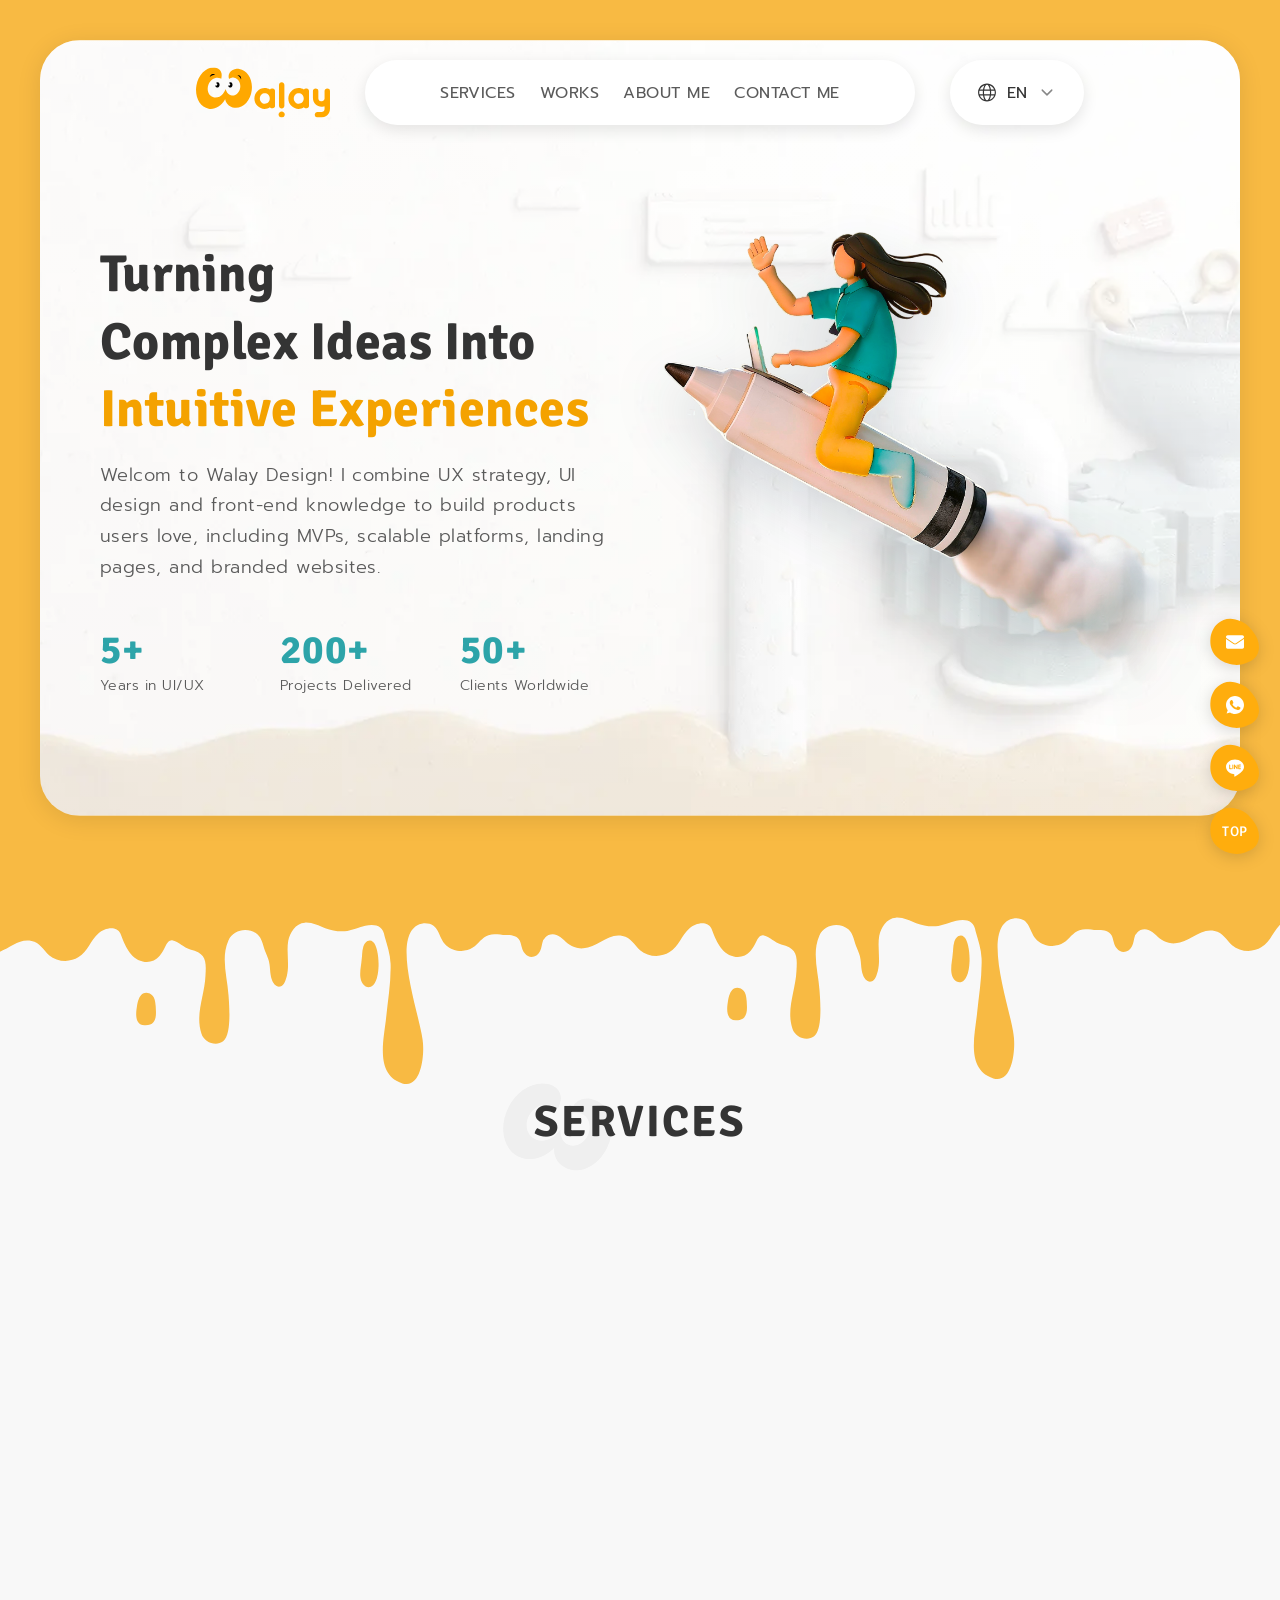
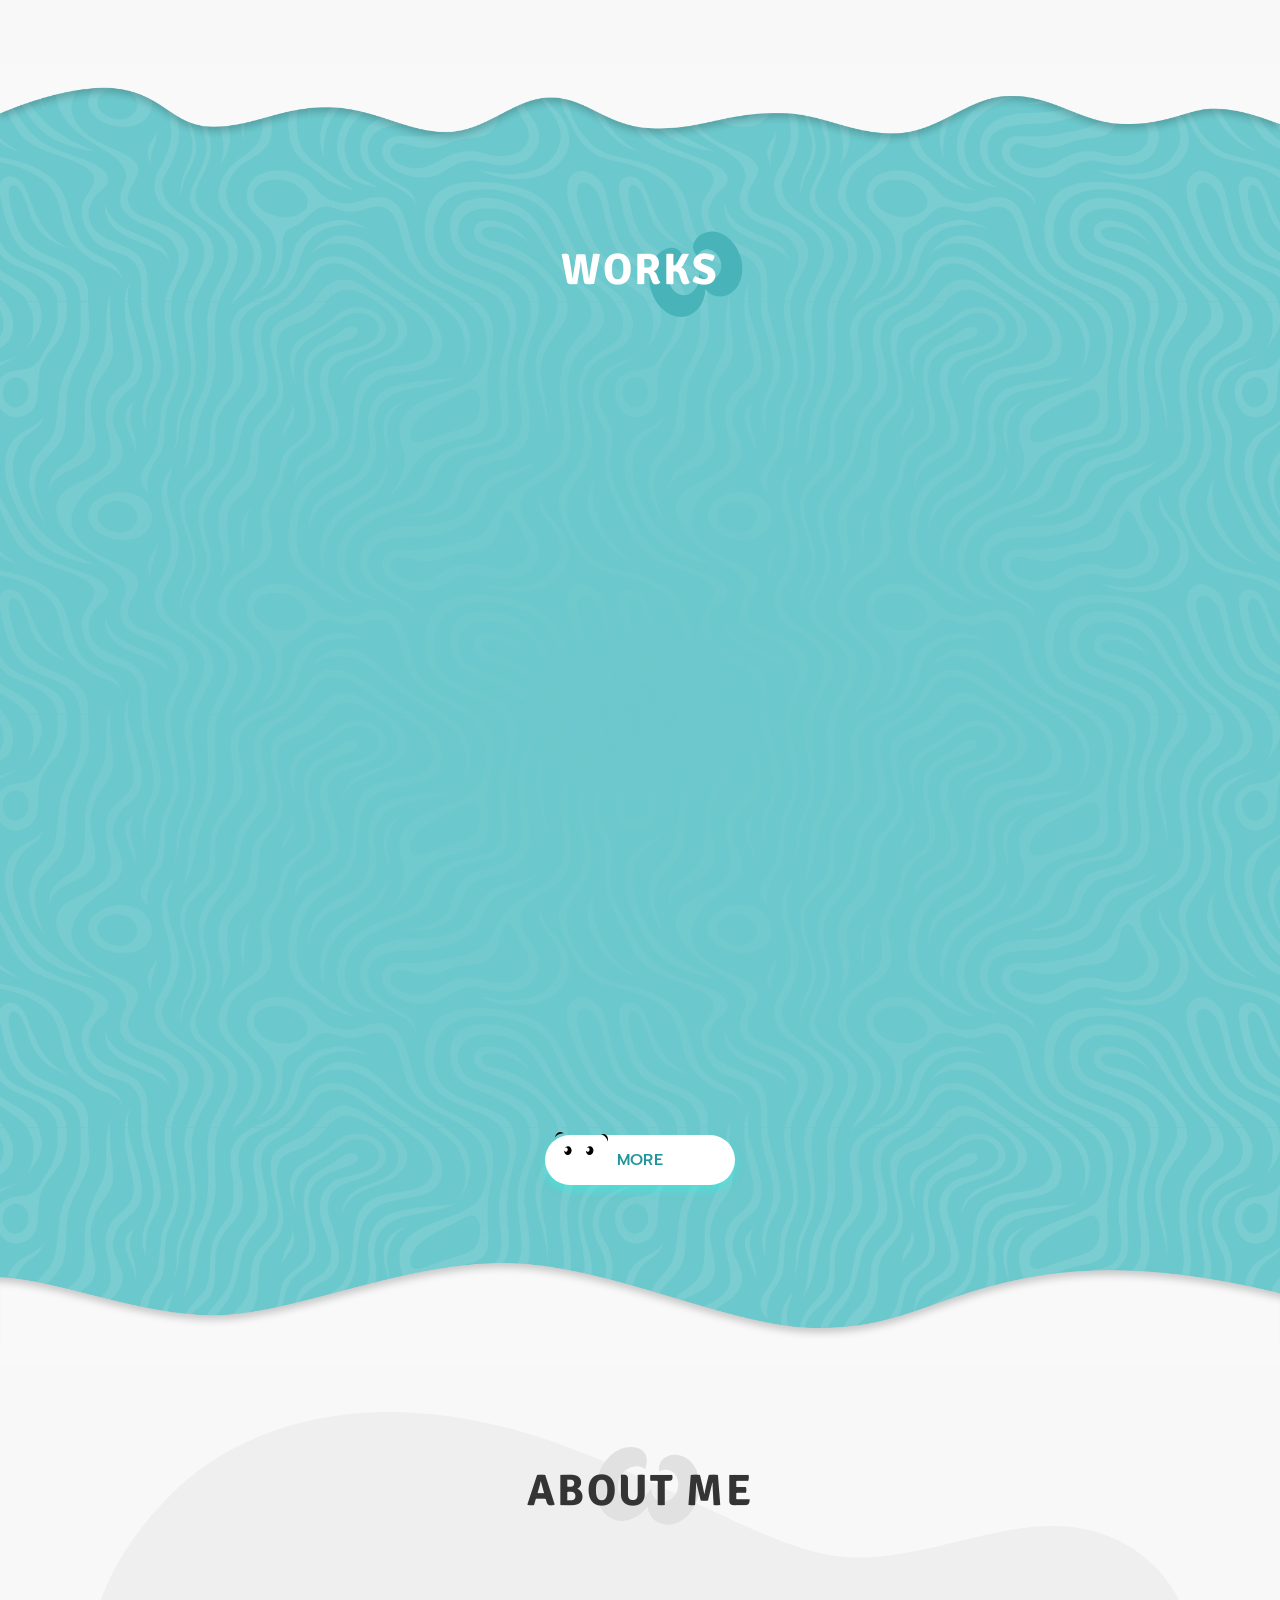
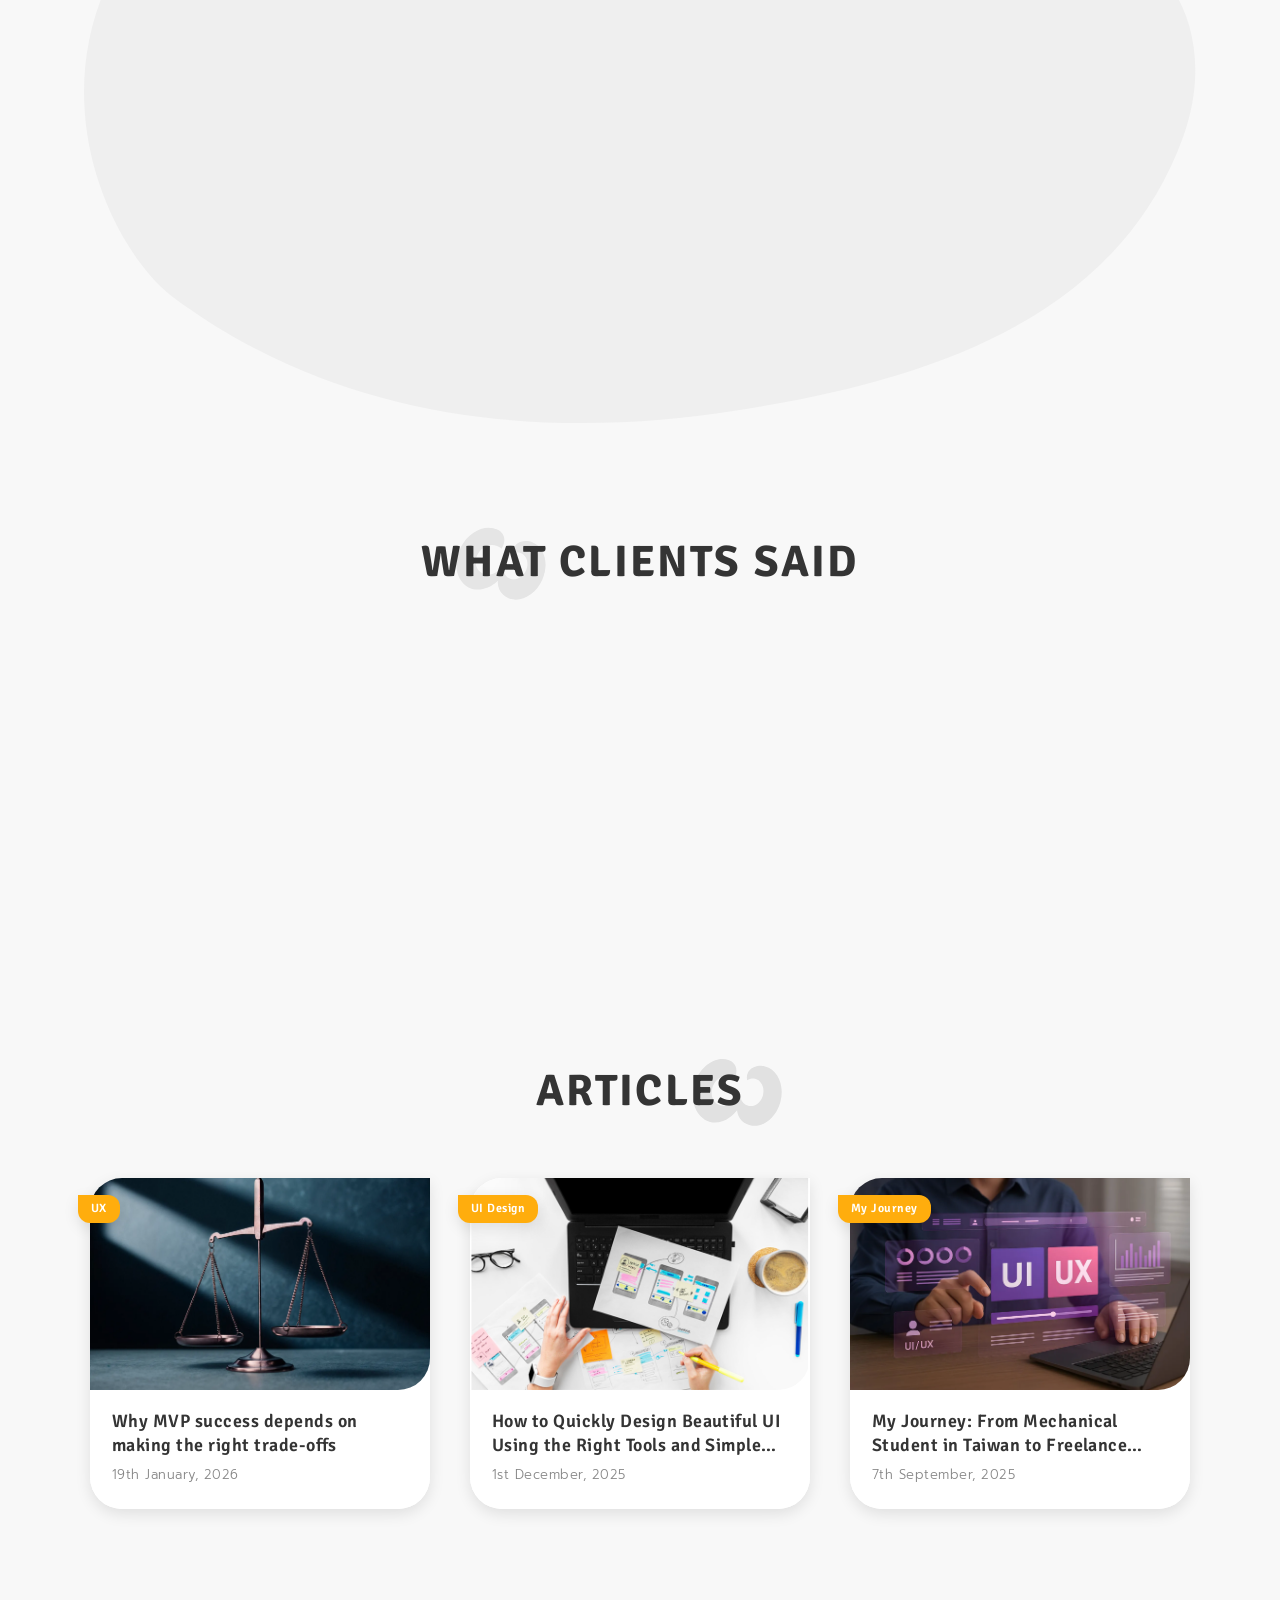
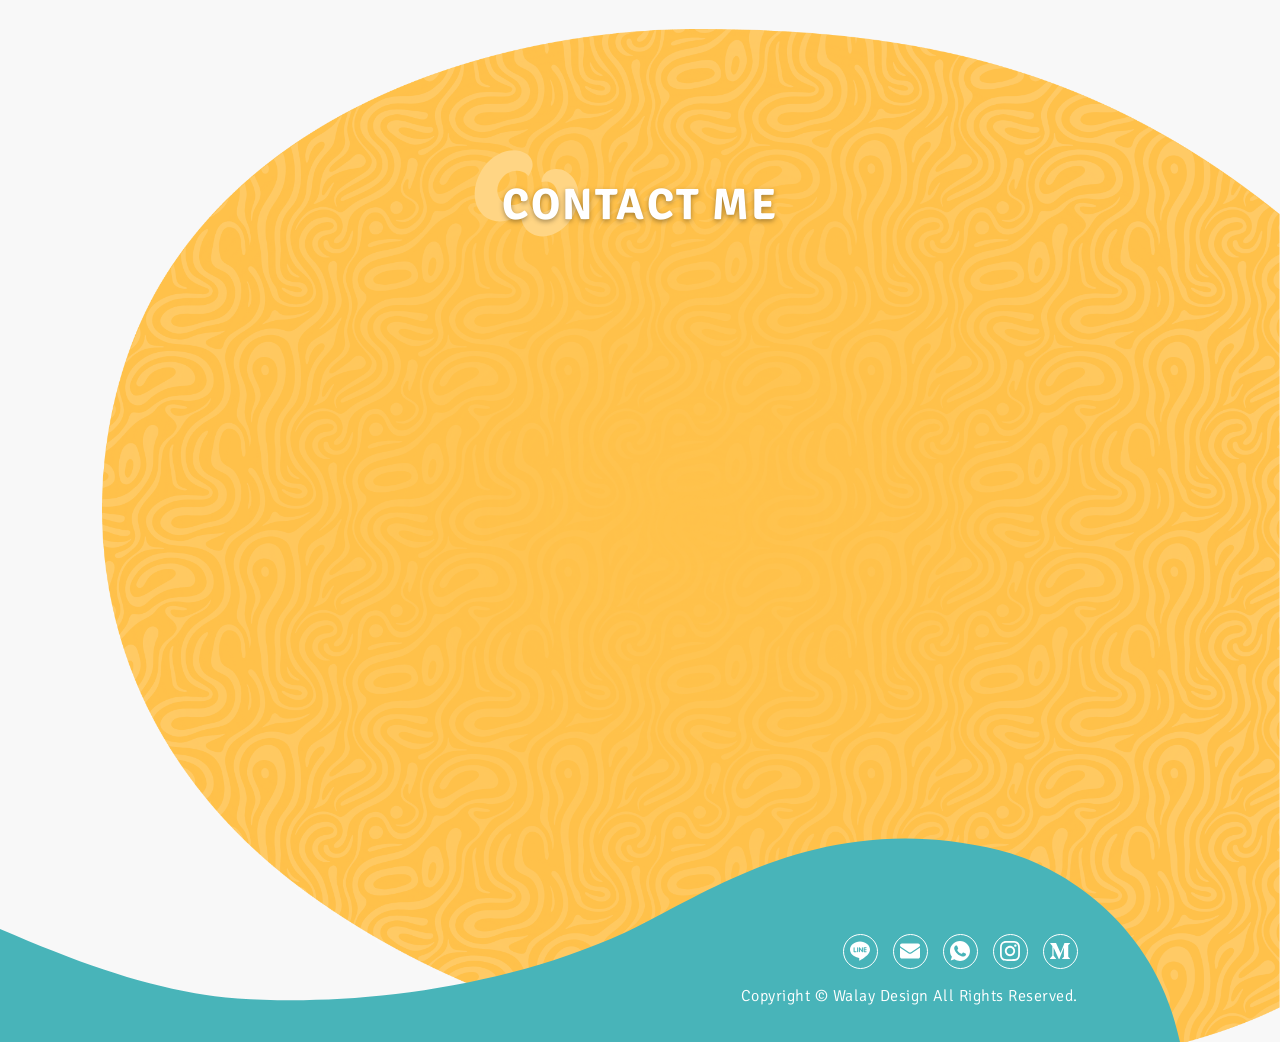
<file: en/index.html>
<!doctype html>
<html lang="en">
  <head>
    <meta charset="UTF-8" />
    <meta name="viewport" content="width=device-width, initial-scale=1.0" />
    <meta property="og:title" content="Walay Design" />
    <meta name="DC.title" content="Walay Design" />
    <meta
      property="og:description"
      content="Walay Design | From MVPs to scalable platforms, I combine UX strategy, UI design and front-end knowledge to build products users love."
    />
    <meta
      name="description"
      content="Walay Design | From MVPs to scalable platforms, I combine UX strategy, UI design and front-end knowledge to build products users love."
    />
    <meta property="og:url" content="../public/img/thumbnail.png" />
    <meta property="og:image" content="../public/img/thumbnail.png" />
    <meta property="og:type" content="website" />
    <meta
      property="og:site_name"
      content="Walay Design | From MVPs to scalable platforms, I combine UX strategy, UI design and front-end knowledge to build products users love."
    />
    <link rel="icon" type="image/png" sizes="32x32" href="../favicon.ico" />
    <title>
      Walay Design | Turning Complex Ideas Into Intuitive Experiences
    </title>
    <link rel="preconnect" href="https://fonts.googleapis.com" />
    <link rel="preconnect" href="https://fonts.gstatic.com" crossorigin />
    <link
      href="https://fonts.googleapis.com/css2?family=Noto+Sans+SC:wght@100..900&family=Noto+Sans+TC:wght@100..900&family=Prompt:ital,wght@0,100;0,200;0,300;0,400;0,500;0,600;0,700;0,800;0,900;1,100;1,200;1,300;1,400;1,500;1,600;1,700;1,800;1,900&family=Signika:wght@300..700&display=swap"
      rel="stylesheet"
    />
    <link rel="stylesheet" href="../public/css/bootstrap/bootstrap.css" />
    <link rel="stylesheet" href="../public/css/swiper/swiper-bundle.min.css" />
    <link rel="stylesheet" href="../public/css/aos/aos.css" />
    <link rel="stylesheet" href="../public/css/style.css?v=20260808" />
    <!-- Google Tag Manager -->
    <script>
      (function (w, d, s, l, i) {
        w[l] = w[l] || [];
        w[l].push({ "gtm.start": new Date().getTime(), event: "gtm.js" });
        var f = d.getElementsByTagName(s)[0],
          j = d.createElement(s),
          dl = l != "dataLayer" ? "&l=" + l : "";
        j.async = true;
        j.src = "https://www.googletagmanager.com/gtm.js?id=" + i + dl;
        f.parentNode.insertBefore(j, f);
      })(window, document, "script", "dataLayer", "GTM-PCJHRBR8");
    </script>
    <!-- End Google Tag Manager -->
  </head>
  <!-- Google tag (gtag.js) -->
  <script
    async
    src="https://www.googletagmanager.com/gtag/js?id=G-3QPWMLFSDB"
  ></script>
  <script>
    window.dataLayer = window.dataLayer || [];
    function gtag() {
      dataLayer.push(arguments);
    }
    gtag("js", new Date());

    gtag("config", "G-3QPWMLFSDB");
  </script>
  <body class="en">
    <!-- Google Tag Manager (noscript) -->
    <noscript
      ><iframe
        src="https://www.googletagmanager.com/ns.html?id=GTM-PCJHRBR8"
        height="0"
        width="0"
        style="display: none; visibility: hidden"
      ></iframe
    ></noscript>
    <!-- End Google Tag Manager (noscript) -->
    <header class="header header--home d-lg-block d-flex">
      <a href="./index.html" class="header__logo">
        <svg
          width="134"
          height="50"
          viewBox="0 0 134 50"
          fill="none"
          xmlns="http://www.w3.org/2000/svg"
        >
          <g clip-path="url(#clip0_155_18)">
            <path
              d="M55.747 22.6367C54.4222 33.3662 46.6856 41.2466 38.4679 40.2381C37.228 40.0857 36.0475 39.7388 34.9421 39.2239C34.9407 39.2239 34.9379 39.2225 34.9364 39.2211C31.8877 37.7401 29.991 35.0743 29.3216 32.3902C29.2565 32.1038 29.1984 31.8133 29.1475 31.5185C29.0102 31.8274 28.8601 32.1278 28.696 32.417C28.696 32.417 28.696 32.4184 28.696 32.4198C24.9338 38.6386 18.8137 42.2917 12.6609 41.2353C3.93359 39.7374 -1.54965 29.3323 0.410672 17.9963C2.36958 6.65884 11.0332 -1.31741 19.7591 0.180521C19.7719 0.181932 19.7874 0.184753 19.8002 0.187574C22.7994 0.713682 25.1235 3.11713 25.5637 6.11863C25.776 7.56578 25.7321 9.25835 25.2806 11.2076C24.9494 11.0158 24.5998 10.848 24.2346 10.7083C19.7676 8.98613 14.508 11.8085 12.4883 17.0117C10.4671 22.2164 12.45 27.8315 16.917 29.5537C20.3508 30.8781 24.2559 29.5156 26.7951 26.4478C27.0414 26.1516 27.2749 25.8385 27.4929 25.5099C27.4929 25.5085 27.4957 25.5056 27.4971 25.5042C28.6846 23.8032 29.5041 22.0838 29.7334 21.4717C29.8693 22.1896 30.0788 22.8737 30.3534 23.5112C31.3979 25.9302 33.3795 27.6665 35.8225 27.9655C39.8479 28.4592 43.6057 24.8709 44.2129 19.9498C44.8216 15.0286 42.0502 10.6392 38.0248 10.1441C36.2598 9.92692 34.5472 10.4953 33.129 11.6167C32.4949 10.0059 32.4949 8.4713 32.8742 7.11443C33.0143 6.61512 33.2054 6.13979 33.4347 5.69408C33.446 5.6701 33.4588 5.64753 33.4715 5.62496C34.9846 2.83927 38.1819 1.54022 40.6235 1.2821H40.6263C41.4869 1.22427 42.3602 1.27082 43.2689 1.38225C51.4853 2.39074 57.0718 11.9072 55.7456 22.6367H55.747Z"
              fill="#FFA800"
            />
            <path
              d="M34.717 14.8369C33.9767 14.7297 33.2577 15.0823 32.768 15.71C32.9378 15.6423 33.1218 15.6169 33.3115 15.6451C33.9371 15.7354 34.3617 16.3659 34.2612 17.0528C34.1607 17.7397 33.5733 18.2235 32.9477 18.1318C32.5953 18.081 32.3065 17.8582 32.1395 17.5493C32.1239 18.8145 32.8798 19.8921 33.9569 20.0486C35.1529 20.2221 36.2923 19.1953 36.5018 17.7566C36.7112 16.3179 35.913 15.0104 34.717 14.8369Z"
              fill="black"
            />
            <path
              d="M21.7718 14.8369C21.0315 14.7297 20.3125 15.0823 19.8228 15.71C19.9926 15.6423 20.1766 15.6169 20.3663 15.6451C20.9919 15.7354 21.4165 16.3659 21.316 17.0528C21.2155 17.7397 20.6281 18.2235 20.0025 18.1318C19.6501 18.081 19.3613 17.8582 19.1943 17.5493C19.1788 18.8145 19.9346 19.8921 21.0117 20.0486C22.2077 20.2221 23.3471 19.1953 23.5566 17.7566C23.7661 16.3179 22.9678 15.0104 21.7718 14.8369Z"
              fill="black"
            />
            <path
              d="M19.0385 7.1948C19.0385 7.1948 17.2495 5.86049 15.6869 6.78012C14.1243 7.69975 13.7789 9.60531 13.7789 9.60531C13.7789 9.60531 15.5354 7.10171 19.0385 7.1948Z"
              fill="black"
            />
            <path
              d="M41.2518 7.71814C41.2518 7.71814 43.433 7.23153 44.4789 8.7083C45.5263 10.1851 45.0578 12.0652 45.0578 12.0652C45.0578 12.0652 44.4846 9.06374 41.2518 7.71814Z"
              fill="black"
            />
            <path
              d="M68.6242 41.4173C65.8075 41.4173 63.3674 40.3722 61.3717 38.31C59.3887 36.262 58.3838 33.7852 58.3838 30.9459C58.3838 28.1067 59.4411 25.6031 61.3618 23.6383C63.3731 21.5804 65.8642 20.5366 68.7657 20.5366C70.6907 20.5366 72.4344 21.0571 73.9631 22.0867C74.3594 21.421 75.0869 20.9753 75.9177 20.9753H76.7528C78.004 20.9753 79.0231 21.9894 79.0231 23.2377V38.5921C79.0231 39.839 78.0054 40.8545 76.7528 40.8545H75.9177C75.094 40.8545 74.3721 40.4159 73.9744 39.76C72.3509 40.8602 70.5548 41.4173 68.6242 41.4173ZM68.7969 25.8612C67.3815 25.8612 66.2661 26.3421 65.2881 27.3746C64.3016 28.417 63.8217 29.6102 63.8217 31.0235C63.8217 32.4368 64.3086 33.623 65.3122 34.664C66.3128 35.7035 67.4253 36.1859 68.8138 36.1859C70.2023 36.1859 71.3149 35.7063 72.3042 34.7204C73.2936 33.7345 73.7734 32.5299 73.7734 31.039C73.7734 29.5482 73.2992 28.3267 72.3226 27.3281C71.3432 26.3266 70.2222 25.8598 68.7969 25.8598V25.8612Z"
              fill="#FFA800"
            />
            <path
              d="M85.6783 41.0111C84.1878 41.0111 82.9749 39.8023 82.9749 38.3171V17.4096C82.9749 15.9244 84.1878 14.7156 85.6783 14.7156C87.1687 14.7156 88.3817 15.9244 88.3817 17.4096V38.3171C88.3817 39.8023 87.1687 41.0111 85.6783 41.0111Z"
              fill="#FFA800"
            />
            <path
              d="M102.574 41.4173C99.7572 41.4173 97.3171 40.3722 95.3214 38.31C93.3384 36.262 92.3335 33.7852 92.3335 30.9459C92.3335 28.1067 93.3908 25.6031 95.3115 23.6383C97.3228 21.5804 99.8139 20.5366 102.715 20.5366C104.64 20.5366 106.384 21.0571 107.913 22.0867C108.309 21.421 109.037 20.9753 109.867 20.9753H110.703C111.954 20.9753 112.973 21.9894 112.973 23.2377V38.5921C112.973 39.839 111.955 40.8545 110.703 40.8545H109.867C109.044 40.8545 108.322 40.4159 107.924 39.76C106.301 40.8602 104.504 41.4173 102.574 41.4173ZM102.747 25.8612C101.331 25.8612 100.216 26.3421 99.2378 27.3746C98.2513 28.417 97.7714 29.6102 97.7714 31.0235C97.7714 32.4368 98.2583 33.623 99.2619 34.664C100.263 35.7035 101.375 36.1859 102.764 36.1859C104.152 36.1859 105.265 35.7063 106.254 34.7204C107.243 33.7345 107.723 32.5299 107.723 31.039C107.723 29.5482 107.249 28.3267 106.272 27.3281C105.293 26.3266 104.172 25.8598 102.747 25.8598V25.8612Z"
              fill="#FFA800"
            />
            <path
              d="M85.6769 50.0014C87.3732 50.0014 88.7483 48.631 88.7483 46.9406C88.7483 45.2502 87.3732 43.8799 85.6769 43.8799C83.9806 43.8799 82.6055 45.2502 82.6055 46.9406C82.6055 48.631 83.9806 50.0014 85.6769 50.0014Z"
              fill="#FFA800"
            />
            <path
              d="M133.138 21.6156C132.597 21.1431 131.963 20.9033 131.257 20.9033C130.49 20.9033 129.841 21.1699 129.328 21.6946C128.82 22.2151 128.562 22.8427 128.562 23.5578V30.929C128.562 31.3465 128.478 31.7189 128.306 32.0701C128.132 32.4283 127.9 32.7372 127.616 32.9925C127.332 33.2492 126.994 33.4552 126.612 33.6033C126.231 33.7514 125.842 33.8261 125.457 33.8261C125.014 33.8261 124.6 33.7429 124.227 33.5807C123.843 33.4128 123.509 33.1886 123.234 32.9135C122.96 32.6399 122.74 32.3155 122.585 31.9488C122.429 31.5849 122.351 31.1857 122.351 30.7654V23.4605C122.351 22.7101 122.048 22.0641 121.475 21.5902C120.924 21.1346 120.3 20.9033 119.621 20.9033C118.854 20.9033 118.205 21.1699 117.692 21.6946C117.184 22.2165 116.925 22.8427 116.925 23.5578V30.5369C116.925 31.7823 117.155 32.9502 117.61 34.0095C118.063 35.0617 118.69 35.9856 119.471 36.7529C120.248 37.5159 121.161 38.1267 122.184 38.5667C123.212 39.0096 124.313 39.2339 125.457 39.2339C126.15 39.2339 126.846 39.1577 127.529 39.0082C127.891 38.9278 128.236 38.8234 128.562 38.6951V41.5005C128.562 43.21 127.172 44.5951 125.457 44.5951H121.459C119.962 44.5951 118.746 45.8053 118.746 47.2976C118.746 48.7899 119.961 50.0015 121.459 50.0015H125.457C127.812 50.0015 129.945 49.0494 131.489 47.512C133.032 45.9731 133.987 43.8476 133.987 41.5005V23.4619C133.987 22.7285 133.701 22.1079 133.138 21.617V21.6156Z"
              fill="#FFA800"
            />
          </g>
          <defs>
            <clipPath id="clip0_155_18">
              <rect
                width="133.974"
                height="50"
                fill="white"
                transform="translate(0.0128174)"
              />
            </clipPath>
          </defs>
        </svg>
      </a>
      <nav class="header__nav d-lg-flex align-items-center">
        <ul class="d-lg-flex align-items-center">
          <li>
            <a class="gotoelement gotoelement-service" data-target="#service"
              >SERVICES</a
            >
          </li>
          <li>
            <a href="./works.html">WORKS</a>
          </li>
          <li>
            <a class="gotoelement gotoelement-about" data-target="#about"
              >ABOUT ME</a
            >
          </li>
          <li>
            <a class="gotoelement gotoelement-contact" data-target="#contact"
              >CONTACT ME</a
            >
          </li>
        </ul>
        <div class="header__nav-lang">
          <div
            class="header__nav-lang-active d-flex align-items-center justify-content-center"
          >
            <img
              class="header__nav-lang-globe"
              src="../public/img/globe.svg"
              alt=""
            />
            <span>EN</span>
            <img
              class="header__nav-lang-arrow"
              src="../public/img/chevron-down.svg"
              alt=""
            />
          </div>
          <div class="header__nav-lang-list">
            <ul>
              <li><a href="../zh-Hant/index.html">繁體中文</a></li>
            </ul>
          </div>
        </div>
      </nav>
      <div class="d-flex header__right">
        <div class="header__lang">
          <div
            class="header__lang-active d-flex align-items-center justify-content-center"
          >
            <img
              class="header__lang-globe"
              src="../public/img/globe.svg"
              alt=""
            />
            <span>EN</span>
            <img
              class="header__lang-arrow"
              src="../public/img/chevron-down.svg"
              alt=""
            />
          </div>
          <div class="header__lang-list">
            <ul>
              <li><a href="../zh-Hant/index.html">繁體中文</a></li>
            </ul>
          </div>
        </div>
        <div class="header__menu d-lg-none">
          <div class="header__menu-bar header__menu-bar--top"></div>
          <div class="header__menu-bar header__menu-bar--middle"></div>
          <div class="header__menu-bar header__menu-bar--bottom"></div>
        </div>
      </div>
    </header>

    <main class="overflow-hidden">
      <div class="hero-wrapper" id="top">
        <section class="hero">
          <div class="hero__background" aria-hidden="true"></div>
          <div class="hero__overlay" aria-hidden="true"></div>
          <div class="container position-relative">
            <div class="row align-items-center g-4 g-lg-5">
              <div class="col-md-6 hero__content">
                <h1
                  class="hero__heading"
                  data-aos="fade-up"
                  data-aos-duration="800"
                >
                  Turning <br />Complex Ideas Into <br /><span
                    >Intuitive Experiences</span
                  >
                </h1>
                <p
                  class="hero__description"
                  data-aos="fade-up"
                  data-aos-duration="800"
                  data-aos-delay="150"
                >
                  Welcom to Walay Design! I combine UX strategy, UI design and
                  front-end knowledge to build products users love, including
                  MVPs, scalable platforms, landing pages, and branded websites.
                </p>
                <div class="hero__stats">
                  <div class="row">
                    <div class="col-4">
                      <div class="hero__stat">
                        <p class="hero__stat-number">
                          <span id="year">5</span>+
                        </p>
                        <h2 class="hero__stat-label">
                          Years <br class="d-lg-none" />in UI/UX
                        </h2>
                      </div>
                    </div>
                    <div class="col-4">
                      <div class="hero__stat">
                        <p class="hero__stat-number">
                          <span id="project">200</span>+
                        </p>
                        <h2 class="hero__stat-label">
                          Projects <br class="d-lg-none" />Delivered
                        </h2>
                      </div>
                    </div>
                    <div class="col-4">
                      <div class="hero__stat">
                        <p class="hero__stat-number">
                          <span id="client">50</span>+
                        </p>
                        <h2 class="hero__stat-label">
                          Clients <br class="d-lg-none" />Worldwide
                        </h2>
                      </div>
                    </div>
                  </div>
                </div>
              </div>
              <div class="col-md-6 hero__visual" aria-hidden="true">
                <div class="hero__key-visual">
                  <img
                    class="hero__key-visual-image"
                    src="../public/img/hero-character.png"
                    alt=""
                  />
                </div>
              </div>
            </div>
          </div>
        </section>
      </div>

      <section class="section service" id="service">
        <div class="service__drip" aria-hidden="true"></div>
        <div class="container">
          <h2 class="title title--service">SERVICES</h2>
          <div class="row">
            <div
              class="col-xl-3 col-sm-6"
              data-aos="fade-up"
              data-aos-duration="500"
            >
              <div class="service__item service__item--graphic">
                <div class="service__pic">
                  <svg
                    width="259"
                    height="211"
                    viewBox="0 0 259 211"
                    fill="none"
                    xmlns="http://www.w3.org/2000/svg"
                  >
                    <path
                      class="back"
                      d="M153.565 30.8136C106.244 19.6744 58.7928 37.2545 30.2158 65.2007C15.4924 79.599 7.86323 105.046 29.9163 127.847C54.5317 153.297 95.1784 189.821 148.256 183.093C201.333 176.366 247.085 134.951 245.515 101.833C243.946 68.7161 200.886 41.9528 153.565 30.8136Z"
                      fill="#C5EFF1"
                    />
                    <path
                      class="front"
                      d="M133.168 27.1377C84.7686 28.8841 43.7725 59.0493 23.633 94.3717C13.2568 112.571 12.5947 139.776 39.7661 156.367C70.0946 174.885 118.733 200.025 167.981 179.069C217.229 158.113 250.344 104.85 240.155 72.5425C229.966 40.2353 181.567 25.3914 133.168 27.1377Z"
                      fill="#48B4B9"
                    />
                  </svg>
                  <div class="service__pic-icon">
                    <svg
                      width="64"
                      height="64"
                      viewBox="0 0 64 64"
                      fill="none"
                      xmlns="http://www.w3.org/2000/svg"
                    >
                      <g clip-path="url(#clip0_26_436)">
                        <path
                          d="M17.9599 35.272H26.7101V39.022H17.9599V35.272Z"
                          fill="#C5EFF1"
                          class="icon-deep"
                        />
                        <path
                          d="M60.7484 45.7459V19.3582C60.7484 15.5673 57.6642 12.4832 53.8734 12.4832H52.3125V25.6213C52.3125 26.6568 51.473 27.4963 50.4375 27.4963H13.5625C12.527 27.4963 11.6875 26.6568 11.6875 25.6213V12.4832H10.1266C6.33574 12.4832 3.25162 15.5673 3.25162 19.3582V45.7459H60.7484ZM36.2587 31.522H47.9151C48.9506 31.522 49.7901 32.3615 49.7901 33.397C49.7901 34.4325 48.9506 35.272 47.9151 35.272H36.2587C35.2232 35.272 34.3837 34.4325 34.3837 33.397C34.3837 32.3615 35.2231 31.522 36.2587 31.522ZM36.2587 39.022H47.9151C48.9506 39.022 49.7901 39.8615 49.7901 40.897C49.7901 41.9325 48.9506 42.772 47.9151 42.772H36.2587C35.2232 42.772 34.3837 41.9325 34.3837 40.897C34.3837 39.8615 35.2231 39.022 36.2587 39.022ZM14.2099 33.397C14.2099 32.3615 15.0494 31.522 16.0849 31.522H28.5851C29.6206 31.522 30.4601 32.3615 30.4601 33.397V40.897C30.4601 41.9325 29.6206 42.772 28.5851 42.772H16.0849C15.0494 42.772 14.2099 41.9325 14.2099 40.897V33.397Z"
                          fill="#C5EFF1"
                          class="icon-deep"
                        />
                        <path
                          d="M64 51.5431C64 50.4125 63.0834 49.4958 61.9528 49.4958H2.04725C0.916625 49.4958 0 50.4125 0 51.5431C0 55.678 3.352 59.03 7.48688 59.03H56.5131C60.648 59.03 64 55.678 64 51.5431Z"
                          fill="white"
                          class="icon-light"
                        />
                        <path
                          d="M41.5127 13.4716L34.897 19.4421C34.2882 19.9916 33.3929 20.0816 32.6869 19.6643L28.0175 16.9052L19.7774 23.7462H48.5625V18.1018L41.5127 13.4716Z"
                          fill="white"
                          class="icon-light"
                        />
                        <path
                          d="M15.4375 4.96997V22.4752L26.6375 13.1771C27.2465 12.6713 28.1075 12.6027 28.789 13.0055L33.4079 15.7347L40.0754 9.71747C40.7086 9.14597 41.6479 9.07397 42.3609 9.54222L48.5625 13.6153V4.96997H15.4375ZM21.0284 12.5076C19.9929 12.5076 19.1534 11.6681 19.1534 10.6326C19.1534 9.5971 19.9929 8.7576 21.0284 8.7576C22.0639 8.7576 22.9034 9.5971 22.9034 10.6326C22.9034 11.6682 22.0639 12.5076 21.0284 12.5076Z"
                          fill="white"
                          class="icon-light"
                        />
                      </g>
                      <defs>
                        <clipPath id="clip0_26_436">
                          <rect width="64" height="64" fill="white" />
                        </clipPath>
                      </defs>
                    </svg>
                    <h3>Website & <br />Landing Page</h3>
                  </div>
                </div>
                <ul class="service__list">
                  <li>Conversion-focused website</li>
                  <li>SaaS / service landing pages</li>
                  <li>Brand & marketing websites</li>
                  <li>Creative interaction & visual design</li>
                  <li>Frontend implementation</li>
                </ul>
              </div>
            </div>
            <div
              class="col-xl-3 col-sm-6"
              data-aos="fade-up"
              data-aos-duration="500"
              data-aos-delay="150"
            >
              <div class="service__item service__item--ui">
                <div class="service__pic">
                  <svg
                    width="234"
                    height="173"
                    viewBox="0 0 234 173"
                    fill="none"
                    xmlns="http://www.w3.org/2000/svg"
                  >
                    <path
                      class="back"
                      d="M17.9429 113.826C-9.35371 72.9589 0.373317 51.1514 10.6123 36.1745C22.6582 18.5547 39.1319 10.3353 65.454 3.58788C103.664 -6.2068 155.496 10.6143 176.724 20.6269C200.882 32.0217 227.671 60.0635 204.521 95.3343C181.37 130.605 138.491 167.845 102.692 171.618C66.8919 175.391 45.2396 154.693 17.9429 113.826Z"
                      fill="#FFEAC2"
                    />
                    <path
                      class="front"
                      d="M13.1265 89.0012C0.59515 46.0461 19.0857 28.713 35.4728 17.6278C54.7518 4.58645 74.9948 0.999919 104.877 1C148.255 1.00012 186.495 21 208.178 39C229.172 56.4281 251.222 89.0012 213.628 115.328C176.034 141.656 117.233 165.212 78.675 160.362C40.1171 155.512 25.6578 131.956 13.1265 89.0012Z"
                      fill="#FFAD0D"
                    />
                  </svg>
                  <div class="service__pic-icon">
                    <svg
                      width="64"
                      height="64"
                      viewBox="0 0 64 64"
                      fill="none"
                      xmlns="http://www.w3.org/2000/svg"
                    >
                      <g clip-path="url(#clip0_26_451)">
                        <path
                          d="M51 5.1C51 2.2875 48.7125 0 45.9 0H18.1C15.2875 0 13 2.2875 13 5.1V6.99375H51V5.1Z"
                          fill="white"
                          class="icon-light"
                        />
                        <path
                          d="M13 10.7438H51V14.5H13V10.7438Z"
                          fill="white"
                          class="icon-light"
                        />
                        <path
                          d="M13 58.9C13 61.7125 15.2875 64 18.1 64H45.9C48.7125 64 51 61.7125 51 58.9V52H13V58.9ZM28.8125 55.25H35.1875C36.2225 55.25 37.0625 56.09 37.0625 57.125C37.0625 58.16 36.2225 59 35.1875 59H28.8125C27.7775 59 26.9375 58.16 26.9375 57.125C26.9375 56.09 27.7775 55.25 28.8125 55.25Z"
                          fill="white"
                          class="icon-light"
                        />
                        <path
                          d="M53.875 18.25H10.125C9.09 18.25 8.25 19.09 8.25 20.125V46.375C8.25 47.41 9.09 48.25 10.125 48.25H53.875C54.91 48.25 55.75 47.41 55.75 46.375V20.125C55.75 19.09 54.91 18.25 53.875 18.25ZM25.2013 35.8625C25.9338 36.5938 25.9338 37.7812 25.2013 38.5137C24.835 38.88 24.355 39.0625 23.875 39.0625C23.395 39.0625 22.915 38.88 22.5487 38.5137L18.6112 34.5762C17.88 33.8437 17.88 32.6562 18.6112 31.925L22.5487 27.9875C23.2812 27.255 24.4688 27.255 25.2013 27.9875C25.9338 28.7187 25.9338 29.9062 25.2013 30.6388L22.5888 33.25L25.2013 35.8625ZM35.5713 26.8425L32.0625 40.585C31.8215 41.5786 30.7575 42.2015 29.7812 41.9375C28.7787 41.6812 28.1725 40.66 28.4287 39.6575L31.9375 25.915C32.1842 24.9276 33.2124 24.2997 34.2188 24.5625C35.2213 24.8187 35.8275 25.84 35.5713 26.8425ZM45.3887 34.5762L41.4512 38.5137C41.085 38.88 40.605 39.0625 40.125 39.0625C39.645 39.0625 39.165 38.88 38.7988 38.5137C38.0675 37.7812 38.0675 36.5938 38.7988 35.8613L41.4113 33.25L38.7988 30.6388C38.0675 29.9062 38.0675 28.7188 38.7988 27.9862C39.5313 27.255 40.7188 27.255 41.4512 27.9862L45.3887 31.9237C46.12 32.6562 46.12 33.8437 45.3887 34.5762Z"
                          fill="#FFEAC2"
                          class="icon-deep"
                        />
                      </g>
                      <defs>
                        <clipPath id="clip0_26_451">
                          <rect width="64" height="64" fill="white" />
                        </clipPath>
                      </defs>
                    </svg>
                    <h3>Digital Product <br />UI/UX</h3>
                  </div>
                </div>
                <ul class="service__list">
                  <li>Web & mobile app design</li>
                  <li>Product strategy & UX review</li>
                  <li>Design systems & scalable UI</li>
                  <li>User flow & information architecture</li>
                  <li>AI design optimisation</li>
                </ul>
              </div>
            </div>
            <div
              class="col-xl-3 col-sm-6"
              data-aos="fade-up"
              data-aos-duration="500"
            >
              <div class="service__item service__item--web">
                <div class="service__pic">
                  <svg
                    width="228"
                    height="172"
                    viewBox="0 0 228 172"
                    fill="none"
                    xmlns="http://www.w3.org/2000/svg"
                  >
                    <path
                      class="back"
                      d="M1.82655 96.4254C-3.45566 73.7723 16.1724 56.3246 34.4001 46.0039C96.08 11.0804 147.106 23.5177 171.737 37.9656C195.562 51.9401 206.952 76.8477 206.952 105.194C206.952 120.788 199.029 143.193 171.737 159.27C144.446 175.346 114.514 174.615 74.897 162.193C35.2805 149.77 7.10875 119.079 1.82655 96.4254Z"
                      fill="#C5EFF1"
                    />
                    <path
                      class="front"
                      d="M2.39562 50.1118C2.3958 28.5394 26.6629 9.34407 56.2634 4.00461C131.927 -9.64425 181.333 14.8905 203.298 35.5748C225.264 56.259 233.896 87.1118 221.955 115.974C210.014 144.837 177.247 154.798 158.882 158.389C125.156 164.984 85.2794 151.761 50.4916 129.474C15.7039 107.187 2.39546 68.4342 2.39562 50.1118Z"
                      fill="#48B4B9"
                    />
                  </svg>
                  <div class="service__pic-icon">
                    <svg
                      width="64"
                      height="64"
                      viewBox="0 0 64 64"
                      fill="none"
                      xmlns="http://www.w3.org/2000/svg"
                    >
                      <g clip-path="url(#clip0_26_486)">
                        <path
                          d="M4.54974 31.9987C4.54974 42.8633 10.8621 52.2541 20.0208 56.7051L6.92459 20.8281C5.4039 24.2397 4.54974 28.0193 4.54974 31.9987ZM50.531 30.6113C50.531 27.2194 49.3139 24.8692 48.2672 23.0424C46.8774 20.7787 45.5715 18.8679 45.5715 16.6042C45.5715 14.0837 47.4847 11.7335 50.1804 11.7335C50.3014 11.7335 50.4174 11.7483 50.5384 11.7533C45.6529 7.27758 39.1455 4.54724 32.0012 4.54724C22.4105 4.54724 13.9726 9.46728 9.06492 16.9226C9.70924 16.9424 10.3165 16.9547 10.8325 16.9547C13.7035 16.9547 18.1471 16.6042 18.1471 16.6042C19.6258 16.5178 19.8011 18.6927 18.3224 18.8679C18.3224 18.8679 16.8338 19.0407 15.1823 19.1271L25.1779 48.8622L31.1866 30.8459L26.9109 19.1271C25.4321 19.0407 24.0299 18.8679 24.0299 18.8679C22.5487 18.7791 22.724 16.5153 24.2027 16.6042C24.2027 16.6042 28.7352 16.9547 31.431 16.9547C34.302 16.9547 38.7481 16.6042 38.7481 16.6042C40.2293 16.5178 40.4021 18.6927 38.9234 18.8679C38.9234 18.8679 37.4323 19.0407 35.7832 19.1271L45.7023 48.635L48.4425 39.4862C49.8348 35.919 50.531 32.964 50.531 30.6113ZM32.4826 34.4007L24.2447 58.3319C26.706 59.0552 29.3055 59.4502 32.0012 59.4502C35.1957 59.4502 38.2642 58.8973 41.118 57.895C41.0464 57.7765 40.9773 57.6506 40.9205 57.5173L32.4826 34.4007ZM56.0879 18.8284C56.2089 19.7023 56.2731 20.6404 56.2731 21.6526C56.2731 24.4372 55.7497 27.5675 54.1846 31.4828L45.801 55.725C53.9624 50.9654 59.4503 42.1252 59.4503 31.9987C59.4503 27.2243 58.2307 22.7363 56.0879 18.8284Z"
                          fill="#C5EFF1"
                          class="icon-deep"
                        />
                        <path
                          d="M0 31.9988C0 49.6423 14.3553 64 31.9988 64C49.6472 64 64 49.6423 64 31.9988C64 14.3553 49.6472 0 32.0012 0C14.3553 0 0 14.3528 0 31.9988ZM1.46638 31.9988C1.46638 15.165 15.1625 1.46638 31.9988 1.46638C48.835 1.46638 62.5336 15.165 62.5336 31.9988C62.5336 48.8326 48.835 62.5311 32.0012 62.5311C15.1674 62.5311 1.46638 48.8326 1.46638 31.9988Z"
                          fill="white"
                          class="icon-light"
                        />
                      </g>
                      <defs>
                        <clipPath id="clip0_26_486">
                          <rect width="64" height="64" fill="white" />
                        </clipPath>
                      </defs>
                    </svg>
                    <h3>WordPress <br />Development</h3>
                  </div>
                </div>
                <ul class="service__list">
                  <li>Custom WordPress development</li>
                  <li>Elementor implementation</li>
                  <li>Ongoing support & maintenance</li>
                </ul>
              </div>
            </div>
            <div
              class="col-xl-3 col-sm-6"
              data-aos="fade-up"
              data-aos-duration="500"
              data-aos-delay="150"
            >
              <div class="service__item service__item--wordpress">
                <div class="service__pic">
                  <svg
                    width="235"
                    height="166"
                    viewBox="0 0 235 166"
                    fill="none"
                    xmlns="http://www.w3.org/2000/svg"
                  >
                    <path
                      class="back"
                      d="M21.6286 48.1289C57.1195 11.1599 89.4926 10.9602 117.447 13.908C157.368 18.1176 196.861 39.7543 217.162 71.5253C237.403 103.202 226.301 153.302 174.199 162.985C122.097 172.667 70.2253 153.225 33.8258 129.874C-2.57383 106.524 -13.8623 85.0979 21.6286 48.1289Z"
                      fill="#FFEAC2"
                    />
                    <path
                      class="front"
                      d="M18.1658 77.8985C38.1541 29.2182 68.4633 10.7558 95.4475 3.80143C133.982 -6.1296 183.464 3.91758 213.446 27.8714C243.34 51.7539 245.033 108.807 200.059 136.624C155.085 164.441 100.118 163.669 58.1423 153.623C16.167 143.578 -1.82248 126.579 18.1658 77.8985Z"
                      fill="#FFAD0D"
                    />
                  </svg>
                  <div class="service__pic-icon">
                    <svg
                      width="64"
                      height="64"
                      viewBox="0 0 64 64"
                      fill="none"
                      xmlns="http://www.w3.org/2000/svg"
                    >
                      <g clip-path="url(#clip0_26_473)">
                        <path
                          d="M3.75 60.4999H53.0865V61.6874C53.0864 62.1378 53.2216 62.5779 53.4744 62.9506C53.7272 63.3234 54.0861 63.6117 54.5046 63.7782C54.9231 63.9448 55.3819 63.9819 55.8217 63.8847C56.2615 63.7876 56.6621 63.5607 56.9715 63.2334L63.3 56.5464C63.6952 56.1286 63.9155 55.5753 63.9155 55.0002C63.9155 54.425 63.6952 53.8717 63.3 53.4539L56.9715 46.7664C56.6621 46.4391 56.2615 46.2122 55.8217 46.1151C55.3819 46.0179 54.9231 46.055 54.5046 46.2216C54.0861 46.3881 53.7272 46.6764 53.4744 47.0492C53.2216 47.4219 53.0864 47.862 53.0865 48.3124V49.4999H3.75C2.75576 49.501 1.80255 49.8964 1.09952 50.5994C0.396487 51.3025 0.00105883 52.2557 0 53.2499L0 56.7499C0.00105883 57.7441 0.396487 58.6974 1.09952 59.4004C1.80255 60.1034 2.75576 60.4988 3.75 60.4999Z"
                          fill="#FFEAC2"
                          class="icon-deep"
                        />
                        <path
                          d="M24.43 11.0454L31.115 18.1154C31.4244 18.4427 31.8249 18.6696 32.2647 18.7668C32.7044 18.8639 33.1632 18.8268 33.5817 18.6604C34.0002 18.4939 34.3591 18.2057 34.6119 17.833C34.8648 17.4603 35 17.0203 35 16.5699V15.2544C38.3885 15.8414 41.5287 17.4145 44.0276 19.7771C46.5266 22.1396 48.2733 25.1866 49.0493 28.5369C49.8252 31.8872 49.5959 35.3919 48.3901 38.6125C47.1843 41.8331 45.0555 44.6266 42.27 46.6435C42.1447 46.7381 42.0521 46.8694 42.005 47.0192C41.9579 47.169 41.9587 47.3298 42.0073 47.4791C42.0558 47.6284 42.1498 47.7588 42.2761 47.8522C42.4023 47.9456 42.5545 47.9972 42.7115 48H50.9615C51.1297 48 51.293 47.9435 51.4252 47.8396C51.5574 47.7357 51.6508 47.5904 51.6905 47.4269C51.8892 46.6071 52.3584 45.8782 53.0224 45.358C53.6865 44.8377 54.5065 44.5566 55.35 44.56C56.006 44.5598 56.6502 44.7343 57.2165 45.0654C57.3067 45.1174 57.4066 45.1502 57.51 45.1617C57.6134 45.1732 57.7181 45.1632 57.8175 45.1323C57.9168 45.1014 58.0087 45.0503 58.0874 44.9822C58.166 44.914 58.2298 44.8304 58.2745 44.7365C60.0761 40.9091 61.007 36.7301 61 32.5C60.9687 25.3371 58.3003 18.4366 53.5045 13.1161C48.7086 7.79555 42.1213 4.42767 35 3.65545V2.42995C35 1.97958 34.8648 1.53959 34.6119 1.16691C34.3591 0.794227 34.0002 0.506003 33.5817 0.33953C33.1632 0.173058 32.7044 0.135999 32.2647 0.233147C31.8249 0.330296 31.4244 0.557182 31.115 0.884449L24.433 7.94995C24.0332 8.36583 23.8096 8.92019 23.8091 9.4971C23.8085 10.074 24.031 10.6288 24.43 11.0454Z"
                          fill="white"
                          class="icon-light"
                        />
                        <path
                          d="M7.92255 48H21.2781C21.4351 47.9974 21.5874 47.9459 21.7137 47.8525C21.84 47.7592 21.934 47.6288 21.9826 47.4795C22.0313 47.3302 22.032 47.1694 21.9849 47.0196C21.9377 46.8698 21.845 46.7385 21.7196 46.644C19.1678 44.7933 17.1639 42.2872 15.9198 39.3908C14.6758 36.4945 14.2379 33.3157 14.6525 30.1909C15.0671 27.0661 16.3188 24.1114 18.2751 21.6397C20.2314 19.168 22.8195 17.2712 25.7656 16.15C25.8799 16.1049 25.9815 16.0326 26.0615 15.9394C26.1415 15.8462 26.1976 15.7348 26.2249 15.615C26.2521 15.4952 26.2497 15.3705 26.2178 15.2518C26.186 15.1331 26.1256 15.024 26.0421 14.934L23.3371 12.073C22.6726 11.3772 22.3031 10.4514 22.306 9.48935C22.3089 8.5273 22.6839 7.60368 23.3526 6.91197L24.1841 6.03197C24.2946 5.91053 24.3626 5.75631 24.3775 5.59274C24.3924 5.42917 24.3535 5.2652 24.2667 5.12577C24.1799 4.98633 24.0499 4.87906 23.8966 4.82025C23.7432 4.76144 23.5748 4.75432 23.4171 4.79997C19.1965 6.10452 15.3301 8.35692 12.1135 11.3849C8.89699 14.413 6.41546 18.1364 4.85868 22.2706C3.3019 26.4048 2.71111 30.8403 3.13148 35.2378C3.55184 39.6354 4.97224 43.8786 7.28405 47.643C7.35115 47.752 7.44506 47.8421 7.55682 47.9046C7.66859 47.9671 7.7945 47.9999 7.92255 48Z"
                          fill="white"
                          class="icon-light"
                        />
                      </g>
                      <defs>
                        <clipPath id="clip0_26_473">
                          <rect width="64" height="64" fill="white" />
                        </clipPath>
                      </defs>
                    </svg>
                    <h3>AI Design <br />Enhancement</h3>
                  </div>
                </div>
                <ul class="service__list">
                  <li>UX improvements</li>
                  <li>Visual hierarchy refinement</li>
                  <li>Responsive optimisation</li>
                  <li>Accessibility review</li>
                </ul>
              </div>
            </div>
          </div>
        </div>
      </section>

      <section class="section works" id="works">
        <img
          class="works__top d-sm-block d-none"
          src="../public/img/works-top.png"
          alt=""
        />
        <img
          class="works__top d-sm-none"
          src="../public/img/works-top-m.png"
          alt=""
        />
        <div class="container">
          <h2 class="title title--works">WORKS</h2>
          <div class="row" data-aos="fade-up" data-aos-duration="500">
            <!-- CarbonWalker -->
            <div
              class="col-xl-4 col-sm-6 works__item-wrap works__item-wrap--product"
            >
              <a
                href="https://www.behance.net/gallery/242898123/UIUX-Design-App-Design-Carbonwalker"
                target="_blank"
                class="works__item"
              >
                <div class="works__pic">
                  <img
                    class="works__pic-img"
                    src="../public/img/work-carbonwalker.webp"
                    alt=""
                  />
                  <div class="works__pic-mask"></div>
                  <div class="works__pic-circle"></div>
                  <div class="works__pic-hover">
                    <img
                      class="works__pic-hover-logo works__pic-hover-logo--carbonwalker"
                      src="../public/img/logo-carbonwalker.png"
                      alt=""
                    />
                    <p class="works__pic-hover-category">
                      An app focusing on reducing carbon emission
                    </p>
                    <h3 class="works__pic-hover-name">CarbonWalker</h3>
                  </div>
                </div>
                <div class="works__text">
                  <h3 class="works__text-name">CarbonWalker</h3>
                  <p class="works__text-category">
                    An app focusing on reducing carbon emission
                  </p>
                </div>
              </a>
            </div>

            <!-- J&K Global Food -->
            <div
              class="col-xl-4 col-sm-6 works__item-wrap works__item-wrap--web works__item-wrap--development"
            >
              <a
                href="https://jandkglobalfood.com/"
                target="_blank"
                class="works__item"
              >
                <div class="works__pic">
                  <img
                    class="works__pic-img"
                    src="../public/img/work-J&K.webp"
                    alt=""
                  />
                  <div class="works__pic-mask"></div>
                  <div class="works__pic-circle"></div>
                  <div class="works__pic-hover">
                    <img
                      class="works__pic-hover-logo works__pic-hover-logo--jk"
                      src="../public/img/logo-JK.png"
                      alt=""
                    />
                    <p class="works__pic-hover-category">
                      Website for a UK Food Distributor
                    </p>
                    <h3 class="works__pic-hover-name">J&K Global Food</h3>
                  </div>
                </div>
                <div class="works__text">
                  <h3 class="works__text-name">J&K Global Food</h3>
                  <p class="works__text-category">
                    Website for a UK Food Distributor
                  </p>
                </div>
              </a>
            </div>

            <!-- Sainsbury's -->
            <div
              class="col-xl-4 col-sm-6 works__item-wrap works__item-wrap--product"
            >
              <a
                href="https://www.behance.net/gallery/221139623/Sainsburys-improving-the-omichannel-experience"
                target="_blank"
                class="works__item"
              >
                <div class="works__pic">
                  <img
                    class="works__pic-img"
                    src="../public/img/works-sainsbury.webp"
                    alt=""
                  />
                  <div class="works__pic-mask"></div>
                  <div class="works__pic-circle"></div>
                  <div class="works__pic-hover">
                    <p class="works__pic-hover-category">
                      Improved customer's experience of purchasing healthy foods
                    </p>
                    <h3 class="works__pic-hover-name">Sainsbury's</h3>
                  </div>
                </div>
                <div class="works__text">
                  <h3 class="works__text-name">Sainsbury's</h3>
                  <p class="works__text-category">
                    Improved customer's experience of purchasing healthy foods
                  </p>
                </div>
              </a>
            </div>

            <!-- TBA -->
            <div
              class="col-xl-4 col-sm-6 works__item-wrap works__item-wrap--web works__item-wrap--product"
            >
              <a
                href="https://www.behance.net/gallery/153045035/UIUX-Design-THE-BRIDGE-ART"
                target="_blank"
                class="works__item"
              >
                <div class="works__pic">
                  <img
                    class="works__pic-img"
                    src="../public/img/works-TBA.webp"
                    alt=""
                  />
                  <div class="works__pic-mask"></div>
                  <div class="works__pic-circle"></div>
                  <div class="works__pic-hover">
                    <img
                      class="works__pic-hover-logo works__pic-hover-logo--tba"
                      src="../public/img/logo-TBA.png"
                      alt=""
                    />
                    <p class="works__pic-hover-category">An artist platform</p>
                    <h3 class="works__pic-hover-name">The Bridge Art</h3>
                  </div>
                </div>
                <div class="works__text">
                  <h3 class="works__text-name">The Bridge Art</h3>
                  <p class="works__text-category">An artist platform</p>
                </div>
              </a>
            </div>

            <!-- 寵時光 Petstime -->
            <div
              class="col-xl-4 col-sm-6 works__item-wrap works__item-wrap--product"
            >
              <a
                href="https://www.behance.net/gallery/208817037/UI-Design-Petstime"
                target="_blank"
                class="works__item"
              >
                <div class="works__pic">
                  <img
                    class="works__pic-img"
                    src="../public/img/works-petstime.webp"
                    alt=""
                  />
                  <div class="works__pic-mask"></div>
                  <div class="works__pic-circle"></div>
                  <div class="works__pic-hover">
                    <img
                      class="works__pic-hover-logo works__pic-hover-logo--petstime"
                      src="../public/img/logo-petstime.svg"
                      alt=""
                    />
                    <p class="works__pic-hover-category">
                      A dating app for pet owners
                    </p>
                    <h3 class="works__pic-hover-name">Petstime</h3>
                  </div>
                </div>
                <div class="works__text">
                  <h3 class="works__text-name">Petstime</h3>
                  <p class="works__text-category">
                    A dating app for pet owners
                  </p>
                </div>
              </a>
            </div>

            <!-- Release -->
            <div
              class="col-xl-4 col-sm-6 works__item-wrap works__item-wrap--web works__item-wrap--development"
            >
              <a
                href="http://releaseforwomen.org.uk/"
                target="_blank"
                class="works__item"
              >
                <div class="works__pic">
                  <img
                    class="works__pic-img"
                    src="../public/img/work-release.webp"
                    alt=""
                  />
                  <div class="works__pic-mask"></div>
                  <div class="works__pic-circle"></div>
                  <div class="works__pic-hover">
                    <img
                      class="works__pic-hover-logo works__pic-hover-logo--afterwork"
                      src="../public/img/logo-release.png"
                      alt=""
                    />
                    <p class="works__pic-hover-category">
                      Non-profit organisation providing mental health support
                      for women
                    </p>
                    <h3 class="works__pic-hover-name">Release</h3>
                  </div>
                </div>
                <div class="works__text">
                  <h3 class="works__text-name">Release</h3>
                  <p class="works__text-category">
                    Non-profit organisation providing mental health support for
                    women
                  </p>
                </div>
              </a>
            </div>
          </div>
          <a href="./works.html" class="works__more">
            <div class="works__more-eyes">
              <img class="normal" src="../public/img/eyes.svg" alt="" />
              <img class="hover" src="../public/img/eyes2.svg" alt="" />
            </div>
            <span>MORE</span>
          </a>
        </div>
        <img
          class="works__bottom d-sm-block d-none"
          src="../public/img/works-bottom.png"
          alt=""
        />
        <img
          class="works__bottom d-sm-none"
          src="../public/img/works-bottom-m.png"
          alt=""
        />
      </section>

      <section class="section about" id="about">
        <h2 class="title title--about">ABOUT ME</h2>
        <div class="about__content d-lg-flex align-items-center">
          <div class="about__pic" data-aos="fade-up" data-aos-duration="500">
            <img
              class="about__pic-img about__pic-img--pc"
              src="../public/img/about.png"
              alt=""
            />
            <img
              class="about__pic-img about__pic-img--m"
              src="../public/img/about-m.png"
              alt=""
            />
            <div class="about__pic-text">
              <h3>Zoey Lin</h3>
              <p>UIUX <br class="br" />Designer</p>
              <div class="d-flex align-items-center about__link">
                <a
                  href="https://www.behance.net/yl301114003e"
                  target="_blank"
                  class="about__link--behance"
                >
                  <svg
                    width="15"
                    height="15"
                    viewBox="0 0 15 15"
                    fill="none"
                    xmlns="http://www.w3.org/2000/svg"
                  >
                    <g clip-path="url(#clip0_554_1371)">
                      <path
                        d="M6.26955 7.0833C6.55777 6.93832 6.77567 6.77685 6.92499 6.60235C7.19063 6.28809 7.32172 5.87139 7.32172 5.35486C7.32172 4.85221 7.19063 4.42249 6.92846 4.06221C6.49092 3.47536 5.75041 3.17499 4.70345 3.15936H0.555542V11.6262H4.42305C4.85885 11.6262 5.26252 11.5889 5.63582 11.5125C6.00911 11.4352 6.33206 11.2937 6.60552 11.0871C6.84859 10.9074 7.05173 10.6843 7.21321 10.4212C7.46843 10.0236 7.59605 9.57308 7.59605 9.07131C7.59605 8.58515 7.48406 8.17106 7.26182 7.83075C7.03698 7.49045 6.70709 7.24129 6.26955 7.0833ZM2.26662 4.62997H4.13483C4.54545 4.62997 4.88402 4.67424 5.14967 4.76192C5.45698 4.88954 5.61064 5.14911 5.61064 5.54497C5.61064 5.90004 5.49345 6.14832 5.26166 6.28809C5.02813 6.42786 4.72515 6.49818 4.3536 6.49818H2.26662V4.62997ZM5.22085 10.008C5.01424 10.1078 4.72342 10.1573 4.35099 10.1573H2.26662V7.89933H4.37964C4.74773 7.90194 5.03421 7.95055 5.23909 8.04171C5.6037 8.20665 5.78514 8.50876 5.78514 8.95064C5.78514 9.47151 5.59762 9.82224 5.22085 10.008Z"
                        fill="white"
                        fill-opacity="0.8"
                      />
                      <path
                        d="M13.1095 3.55438H9.43127V4.60829H13.1095V3.55438Z"
                        fill="white"
                        fill-opacity="0.8"
                      />
                      <path
                        d="M14.3874 7.71356C14.311 7.22307 14.1426 6.79161 13.8804 6.41919C13.5931 5.99728 13.2285 5.68822 12.7849 5.4929C12.343 5.2967 11.8455 5.1986 11.2917 5.19947C10.3619 5.19947 9.60665 5.49029 9.0224 6.0676C8.43988 6.64664 8.14819 7.47917 8.14819 8.56433C8.14819 9.72154 8.47027 10.5575 9.11789 11.0706C9.76291 11.5845 10.5078 11.8406 11.3533 11.8406C12.3768 11.8406 13.1729 11.5359 13.7415 10.9282C14.1053 10.5445 14.311 10.1669 14.3562 9.7962H12.6616C12.5635 9.97937 12.4498 10.1226 12.3195 10.2268C12.0834 10.4178 11.7761 10.5133 11.3993 10.5133C11.0408 10.5133 10.7369 10.4343 10.4835 10.2771C10.065 10.0254 9.84625 9.58438 9.81847 8.95672H14.443C14.4499 8.41588 14.4326 8.00005 14.3874 7.71356ZM9.86014 7.8759C9.92091 7.46875 10.0685 7.14581 10.3029 6.90707C10.5373 6.66921 10.8689 6.54941 11.2934 6.54854C11.6849 6.54854 12.0122 6.66053 12.2787 6.88537C12.5418 7.11195 12.6902 7.44097 12.7206 7.8759H9.86014Z"
                        fill="white"
                        fill-opacity="0.8"
                      />
                    </g>
                    <defs>
                      <clipPath id="clip0_554_1371">
                        <rect
                          width="13.8889"
                          height="13.8889"
                          fill="white"
                          transform="translate(0.555542 0.555542)"
                        />
                      </clipPath>
                    </defs>
                  </svg>
                </a>
                <a
                  href="https://www.linkedin.com/in/you-zhen-lin-zoey30/"
                  target="_blank"
                  class="about__link--linkedin"
                >
                  <svg
                    width="15"
                    height="15"
                    viewBox="0 0 15 15"
                    fill="none"
                    xmlns="http://www.w3.org/2000/svg"
                  >
                    <path
                      d="M13.0556 13.0556V8.98615C13.0556 6.98615 12.625 5.45837 10.2917 5.45837C9.16667 5.45837 8.41667 6.06949 8.11111 6.65282H8.08333V5.63893H5.875V13.0556H8.18056V9.37504C8.18056 8.40282 8.36111 7.47226 9.55556 7.47226C10.7361 7.47226 10.75 8.56948 10.75 9.4306V13.0417H13.0556V13.0556Z"
                      fill="white"
                      fill-opacity="0.8"
                    />
                    <path
                      d="M2.125 5.63892H4.43056V13.0556H2.125V5.63892Z"
                      fill="white"
                      fill-opacity="0.8"
                    />
                    <path
                      d="M3.27779 1.94446C2.54168 1.94446 1.94446 2.54168 1.94446 3.27779C1.94446 4.0139 2.54168 4.62501 3.27779 4.62501C4.0139 4.62501 4.61112 4.0139 4.61112 3.27779C4.61112 2.54168 4.0139 1.94446 3.27779 1.94446Z"
                      fill="white"
                      fill-opacity="0.8"
                    />
                  </svg>
                </a>
              </div>
            </div>
          </div>
          <div
            class="about__text"
            data-aos="fade-up"
            data-aos-duration="500"
            data-aos-delay="100"
          >
            <p>
              Dedicated to designing highly interactive and user-friendly
              products, I enjoy thinking creatively and trying something
              challenging. During my 5 years of freelancing, I have gained a
              variety of experience, including product development, product
              optimisation and interactive website layout. Additionally, I have
              cooperated with a diverse range of clients, who are entrepreneurs,
              small studios and SMEs. Very welcome to discuss with me if you
              have any creative ideas or questions about product development!
            </p>
          </div>
        </div>
      </section>

      <section class="page-section testimonials">
        <div class="container" data-testi>
          <h2 class="title title--testimonial">WHAT CLIENTS SAID</h2>
          <div class="row g-4 g-lg-5 align-items-center">
            <div
              class="col-lg-4 d-lg-block d-none"
              data-aos="fade-right"
              data-aos-duration="800"
            >
              <div class="testimonials__reviewer-list">
                <button class="reviewer reviewer--active" data-testi-i="0">
                  <img
                    class="reviewer__avatar"
                    src="../public/img/avatar-1.png"
                    alt=""
                  />
                  <span class="reviewer__info"
                    ><span class="reviewer__name">Grace-Joy Chinenyeze</span
                    ><span class="reviewer__role">Product Manager</span></span
                  >
                </button>
                <button class="reviewer" data-testi-i="1">
                  <img
                    class="reviewer__avatar"
                    src="../public/img/avatar-2.png"
                    alt=""
                  />
                  <span class="reviewer__info"
                    ><span class="reviewer__name">Amy Hutson</span
                    ><span class="reviewer__role">CEO at Release</span></span
                  >
                </button>
                <button class="reviewer" data-testi-i="2">
                  <img
                    class="reviewer__avatar"
                    src="../public/img/avatar-3.png"
                    alt=""
                  />
                  <span class="reviewer__info"
                    ><span class="reviewer__name">Mark</span
                    ><span class="reviewer__role"
                      >Director at BakeryGo</span
                    ></span
                  >
                </button>
              </div>
            </div>
            <div class="col-lg-8" data-aos="fade-left" data-aos-duration="800">
              <div class="swiper testimonials__carousel">
                <div class="swiper-wrapper">
                  <div class="swiper-slide">
                    <div class="testimonials__content">
                      <div class="testimonials__inner">
                        <h3 class="testimonials__quote-heading">
                          It was a great experience!
                        </h3>
                        <div
                          class="testimonials__rating-stars"
                          aria-label="5 out of 5"
                        >
                          <svg viewBox="0 0 24 24" fill="currentColor">
                            <path
                              d="M12 2.5l2.9 5.9 6.5.95-4.7 4.58 1.1 6.47L12 17.9l-5.8 3.05 1.1-6.47L2.6 9.9l6.5-.95L12 2.5Z"
                            />
                          </svg>
                          <svg viewBox="0 0 24 24" fill="currentColor">
                            <path
                              d="M12 2.5l2.9 5.9 6.5.95-4.7 4.58 1.1 6.47L12 17.9l-5.8 3.05 1.1-6.47L2.6 9.9l6.5-.95L12 2.5Z"
                            />
                          </svg>
                          <svg viewBox="0 0 24 24" fill="currentColor">
                            <path
                              d="M12 2.5l2.9 5.9 6.5.95-4.7 4.58 1.1 6.47L12 17.9l-5.8 3.05 1.1-6.47L2.6 9.9l6.5-.95L12 2.5Z"
                            />
                          </svg>
                          <svg viewBox="0 0 24 24" fill="currentColor">
                            <path
                              d="M12 2.5l2.9 5.9 6.5.95-4.7 4.58 1.1 6.47L12 17.9l-5.8 3.05 1.1-6.47L2.6 9.9l6.5-.95L12 2.5Z"
                            />
                          </svg>
                          <svg viewBox="0 0 24 24" fill="currentColor">
                            <path
                              d="M12 2.5l2.9 5.9 6.5.95-4.7 4.58 1.1 6.47L12 17.9l-5.8 3.05 1.1-6.47L2.6 9.9l6.5-.95L12 2.5Z"
                            />
                          </svg>
                        </div>
                        <div class="testimonials__quote-text-wrap">
                          <p class="testimonials__quote-text">
                            You-Zhen Lin is a creative and skilled UX/UI
                            Designer and Web Developer who helped bring my
                            digital portfolio website to life. She has a great
                            eye for design detail and generously shared her
                            knowledge during the process.
                          </p>
                          <p class="testimonials__quote-text">
                            Her work reflects a thoughtful approach, and I
                            appreciate the final result. I'd recommend You-Zhen
                            to anyone looking for a Designer and Web developer
                            who brings both skill and a collaborative spirit to
                            the table.
                          </p>
                        </div>
                      </div>
                      <div class="reviewer d-lg-none">
                        <img
                          class="reviewer__avatar"
                          src="../public/img/avatar-1.png"
                          alt=""
                        />
                        <span class="reviewer__info"
                          ><span class="reviewer__name"
                            >Grace-Joy Chinenyeze</span
                          ><span class="reviewer__role"
                            >Product Manager</span
                          ></span
                        >
                      </div>
                    </div>
                  </div>
                  <div class="swiper-slide">
                    <div class="testimonials__content">
                      <div class="testimonials__inner">
                        <h3 class="testimonials__quote-heading">
                          Amazing work, always quick to help.
                        </h3>
                        <div
                          class="testimonials__rating-stars"
                          aria-label="5 out of 5"
                        >
                          <svg viewBox="0 0 24 24" fill="currentColor">
                            <path
                              d="M12 2.5l2.9 5.9 6.5.95-4.7 4.58 1.1 6.47L12 17.9l-5.8 3.05 1.1-6.47L2.6 9.9l6.5-.95L12 2.5Z"
                            />
                          </svg>
                          <svg viewBox="0 0 24 24" fill="currentColor">
                            <path
                              d="M12 2.5l2.9 5.9 6.5.95-4.7 4.58 1.1 6.47L12 17.9l-5.8 3.05 1.1-6.47L2.6 9.9l6.5-.95L12 2.5Z"
                            />
                          </svg>
                          <svg viewBox="0 0 24 24" fill="currentColor">
                            <path
                              d="M12 2.5l2.9 5.9 6.5.95-4.7 4.58 1.1 6.47L12 17.9l-5.8 3.05 1.1-6.47L2.6 9.9l6.5-.95L12 2.5Z"
                            />
                          </svg>
                          <svg viewBox="0 0 24 24" fill="currentColor">
                            <path
                              d="M12 2.5l2.9 5.9 6.5.95-4.7 4.58 1.1 6.47L12 17.9l-5.8 3.05 1.1-6.47L2.6 9.9l6.5-.95L12 2.5Z"
                            />
                          </svg>
                          <svg viewBox="0 0 24 24" fill="currentColor">
                            <path
                              d="M12 2.5l2.9 5.9 6.5.95-4.7 4.58 1.1 6.47L12 17.9l-5.8 3.05 1.1-6.47L2.6 9.9l6.5-.95L12 2.5Z"
                            />
                          </svg>
                        </div>
                        <div class="testimonials__quote-text-wrap">
                          <p class="testimonials__quote-text">
                            Zoey has volunteered with the charity I lead,
                            Release Counselling and Therapy for Women, over the
                            past few months and has done an amazing job
                            improving the design and user experience of our
                            website.
                          </p>
                          <p class="testimonials__quote-text">
                            Zoey is always quick to respond and help, and is
                            continuing to help us with further improvements to
                            the website, which we're very grateful for.
                          </p>
                        </div>
                      </div>
                      <div class="reviewer d-lg-none">
                        <img
                          class="reviewer__avatar"
                          src="../public/img/avatar-2.png"
                          alt=""
                        />
                        <span class="reviewer__info"
                          ><span class="reviewer__name">Amy Hutson</span
                          ><span class="reviewer__role"
                            >CEO at Release</span
                          ></span
                        >
                      </div>
                    </div>
                  </div>
                  <div class="swiper-slide">
                    <div class="testimonials__content">
                      <div class="testimonials__inner">
                        <h3 class="testimonials__quote-heading">
                          An exceptional asset to my business.
                        </h3>
                        <div
                          class="testimonials__rating-stars"
                          aria-label="5 out of 5"
                        >
                          <svg viewBox="0 0 24 24" fill="currentColor">
                            <path
                              d="M12 2.5l2.9 5.9 6.5.95-4.7 4.58 1.1 6.47L12 17.9l-5.8 3.05 1.1-6.47L2.6 9.9l6.5-.95L12 2.5Z"
                            />
                          </svg>
                          <svg viewBox="0 0 24 24" fill="currentColor">
                            <path
                              d="M12 2.5l2.9 5.9 6.5.95-4.7 4.58 1.1 6.47L12 17.9l-5.8 3.05 1.1-6.47L2.6 9.9l6.5-.95L12 2.5Z"
                            />
                          </svg>
                          <svg viewBox="0 0 24 24" fill="currentColor">
                            <path
                              d="M12 2.5l2.9 5.9 6.5.95-4.7 4.58 1.1 6.47L12 17.9l-5.8 3.05 1.1-6.47L2.6 9.9l6.5-.95L12 2.5Z"
                            />
                          </svg>
                          <svg viewBox="0 0 24 24" fill="currentColor">
                            <path
                              d="M12 2.5l2.9 5.9 6.5.95-4.7 4.58 1.1 6.47L12 17.9l-5.8 3.05 1.1-6.47L2.6 9.9l6.5-.95L12 2.5Z"
                            />
                          </svg>
                          <svg viewBox="0 0 24 24" fill="currentColor">
                            <path
                              d="M12 2.5l2.9 5.9 6.5.95-4.7 4.58 1.1 6.47L12 17.9l-5.8 3.05 1.1-6.47L2.6 9.9l6.5-.95L12 2.5Z"
                            />
                          </svg>
                        </div>
                        <div class="testimonials__quote-text-wrap">
                          <p class="testimonials__quote-text">
                            I needed someone to design clear, developer-ready
                            website page layouts, and she consistently delivered
                            exactly that — high-quality, thoughtfully structured
                            designs that my developer could implement without
                            friction.
                          </p>
                          <p class="testimonials__quote-text">
                            Her work included page layouts for key areas of the
                            site, handover assets and specifications for
                            development, and iterating quickly on feedback to
                            keep projects moving.
                          </p>
                        </div>
                      </div>
                      <div class="reviewer d-lg-none">
                        <img
                          class="reviewer__avatar"
                          src="../public/img/avatar-3.png"
                          alt=""
                        />
                        <span class="reviewer__info"
                          ><span class="reviewer__name">Mark</span
                          ><span class="reviewer__role"
                            >Director at BakeryGo</span
                          ></span
                        >
                      </div>
                    </div>
                  </div>
                </div>
                <div class="testimonials__carousel-arrows d-lg-none">
                  <div class="swiper-button-prev">
                    <img src="../public/img/chevron-left.svg" alt="" />
                  </div>
                  <div class="swiper-button-next">
                    <img src="../public/img/chevron-right.svg" alt="" />
                  </div>
                </div>
              </div>
            </div>
          </div>
        </div>
      </section>

      <section class="page-section articles">
        <div class="container">
          <h2 class="title title--articles">ARTICLES</h2>
          <div class="swiper articles__carousel">
            <div class="swiper-wrapper">
              <div class="swiper-slide">
                <a
                  class="article-card"
                  href="https://medium.com/design-bootcamp/why-mvp-success-depends-on-making-the-right-trade-offs-0acb737ab8cf"
                  target="_blank"
                >
                  <div class="article-card__thumbnail">
                    <img src="../public/img/article-thumb-1.webp" alt="" /><span
                      class="article-card__tag"
                      >UX</span
                    >
                  </div>
                  <div class="article-card__body">
                    <h3 class="article-card__heading">
                      Why MVP success depends on making the right trade-offs
                    </h3>
                    <p class="article-card__date">19th January, 2026</p>
                  </div>
                </a>
              </div>
              <div class="swiper-slide">
                <a
                  class="article-card"
                  href="https://medium.com/@yl301114/how-to-quickly-design-beautiful-ui-using-the-right-tools-and-simple-principles-268487a46d6a"
                  target="_blank"
                >
                  <div class="article-card__thumbnail">
                    <img src="../public/img/article-thumb-2.png" alt="" /><span
                      class="article-card__tag"
                      >UI Design</span
                    >
                  </div>
                  <div class="article-card__body">
                    <h3 class="article-card__heading">
                      How to Quickly Design Beautiful UI Using the Right Tools
                      and Simple Principles
                    </h3>
                    <p class="article-card__date">1st December, 2025</p>
                  </div>
                </a>
              </div>
              <div class="swiper-slide">
                <a
                  class="article-card"
                  href="https://medium.com/@yl301114/my-journey-from-mechanical-student-in-taiwan-to-freelance-designer-in-the-uk-cf7519bbfdb7"
                  target="_blank"
                >
                  <div class="article-card__thumbnail">
                    <img src="../public/img/article-thumb-3.webp" alt="" /><span
                      class="article-card__tag"
                      >My Journey</span
                    >
                  </div>
                  <div class="article-card__body">
                    <h3 class="article-card__heading">
                      My Journey: From Mechanical Student in Taiwan to Freelance
                      Designer in the UK
                    </h3>
                    <p class="article-card__date">7th September, 2025</p>
                  </div>
                </a>
              </div>
            </div>
          </div>
        </div>
      </section>

      <section class="section contact" id="contact">
        <h2 class="title title--contact">CONTACT ME</h2>
        <!-- <form
          id="contact-form"
          class="contact__form"
          data-aos="fade-up"
          data-aos-duration="500"
          action="https://formsubmit.co/ajax/ee1d5aeed57736b1f27be5453508aa96"
          method="POST"
        >
          <div class="row">
            <div class="col-md-6">
              <div class="contact__form-item">
                <label for="">Name*</label>
                <input
                  type="text"
                  class="contact__form-input"
                  id="name"
                  name="name"
                  required
                />
              </div>
            </div>
            <div class="col-md-6">
              <div class="contact__form-item">
                <label for="">Email*</label>
                <input
                  type="email"
                  class="contact__form-input"
                  id="email"
                  name="email"
                  required
                />
              </div>
            </div>
            <div class="col-12">
              <div class="contact__form-item">
                <label for="">Title</label>
                <input
                  type="text"
                  class="contact__form-input"
                  id="title"
                  name="title"
                />
              </div>
            </div>
            <div class="col-12">
              <div class="contact__form-item">
                <label for="">Message*</label>
                <textarea
                  class="contact__form-input"
                  id="content"
                  name="content"
                  required
                ></textarea>
              </div>
            </div>
          </div>
          <input type="hidden" name="_subject" value="Walay Design Enquiry" />
          <input type="hidden" name="_template" value="table" />
          <input type="hidden" name="_captcha" value="true" />
          <input
            type="hidden"
            name="_url"
            value="https://walaydesign.com/en/"
          />
          <input type="hidden" name="_cc" value="walayydesign@gmail.com" />
          <button>
            <span>SEND</span>
            <svg
              width="25"
              height="25"
              viewBox="0 0 25 25"
              fill="none"
              xmlns="http://www.w3.org/2000/svg"
            >
              <path
                fill-rule="evenodd"
                clip-rule="evenodd"
                d="M8.17738 4.49046L18.8451 9.29091C19.6093 9.63475 20.2474 9.9219 20.7214 10.1887C21.1827 10.4482 21.6916 10.7938 21.9644 11.3455C22.324 12.073 22.324 12.9265 21.9644 13.654C21.6916 14.2057 21.1827 14.5513 20.7214 14.8109C20.2474 15.0776 19.6093 15.3648 18.8451 15.7087L8.19564 20.5009C7.41187 20.8536 6.75916 21.1473 6.23496 21.329C5.72729 21.5048 5.12037 21.6604 4.51947 21.4927C3.7305 21.2726 3.09112 20.694 2.79341 19.931C2.56667 19.3497 2.66105 18.7303 2.78548 18.2076C2.91395 17.6679 3.14118 16.9893 3.41402 16.1743L4.47684 12.9996C4.58756 12.6688 4.59506 12.6323 4.59859 12.6053C4.60197 12.5795 4.6034 12.5535 4.60288 12.5274C4.6025 12.5088 4.60114 12.4902 4.59876 12.4717C4.5953 12.4447 4.5879 12.4082 4.47802 12.0772L3.39306 8.80839C3.12317 7.99528 2.89832 7.31791 2.77159 6.77924C2.64876 6.25721 2.55633 5.63897 2.78374 5.05915C3.08247 4.29746 3.7218 3.72046 4.51002 3.50113C5.11005 3.33418 5.71562 3.4893 6.22236 3.66484C6.74525 3.84597 7.39611 4.13887 8.17738 4.49046ZM6.49249 13.5415H11.9792C12.5545 13.5415 13.0208 13.0751 13.0208 12.4998C13.0208 11.9245 12.5545 11.4581 11.9792 11.4581H6.46767C6.46353 11.4458 6.45941 11.4334 6.45529 11.421L5.38639 8.20049C5.09631 7.32653 4.90225 6.73864 4.79954 6.30209C4.71615 5.94764 4.72792 5.82199 4.72873 5.80635C4.78871 5.66516 4.90795 5.55754 5.05454 5.51231C5.07018 5.5131 5.19637 5.51423 5.54045 5.63342C5.9642 5.7802 6.52919 6.03333 7.36892 6.41121L17.9438 11.1699C18.7664 11.54 19.3174 11.7891 19.6996 12.0042C20.0093 12.1785 20.0919 12.27 20.1026 12.2812C20.1668 12.4198 20.1668 12.5797 20.1027 12.7184C20.0919 12.7295 20.0093 12.8211 19.6996 12.9953C19.3174 13.2104 18.7664 13.4595 17.9438 13.8296L7.38714 18.5801C6.54492 18.9592 5.97804 19.2131 5.55294 19.3604C5.20771 19.48 5.0811 19.4812 5.06541 19.482C4.91877 19.4366 4.7996 19.3288 4.7398 19.1873C4.73904 19.1717 4.72756 19.0455 4.81218 18.6901C4.91637 18.2524 5.1126 17.6631 5.40578 16.7873L6.45241 13.661C6.45859 13.6424 6.46479 13.624 6.471 13.6055C6.47817 13.5842 6.48535 13.5628 6.49249 13.5415Z"
                fill="#AF7400"
              />
            </svg>
          </button>
        </form> -->

        <form
          id="contact-form"
          class="contact__form"
          data-aos="fade-up"
          data-aos-duration="500"
          action="https://formsinit.com/yl301114@gmail.com"
          method="POST"
        >
          <div class="row">
            <div class="col-md-6">
              <div class="contact__form-item">
                <label for="">Name*</label>
                <input
                  type="text"
                  class="contact__form-input"
                  id="name"
                  name="name"
                  required
                />
              </div>
            </div>
            <div class="col-md-6">
              <div class="contact__form-item">
                <label for="">Email*</label>
                <input
                  type="email"
                  class="contact__form-input"
                  id="email"
                  name="email"
                  required
                />
              </div>
            </div>
            <div class="col-12">
              <div class="contact__form-item">
                <label for="">Title</label>
                <input
                  type="text"
                  class="contact__form-input"
                  id="title"
                  name="title"
                />
              </div>
            </div>
            <div class="col-12">
              <div class="contact__form-item">
                <label for="">Message*</label>
                <textarea
                  class="contact__form-input"
                  id="content"
                  name="content"
                  required
                ></textarea>
              </div>
            </div>
          </div>
          <!-- FormSubmit options -->
          <input type="hidden" name="_subject" value="Walay Design Enquiry" />
          <input type="hidden" name="_cc" value="walayydesign@gmail.com" />
          <button>
            <span>SEND</span>
            <svg
              width="25"
              height="25"
              viewBox="0 0 25 25"
              fill="none"
              xmlns="http://www.w3.org/2000/svg"
            >
              <path
                fill-rule="evenodd"
                clip-rule="evenodd"
                d="M8.17738 4.49046L18.8451 9.29091C19.6093 9.63475 20.2474 9.9219 20.7214 10.1887C21.1827 10.4482 21.6916 10.7938 21.9644 11.3455C22.324 12.073 22.324 12.9265 21.9644 13.654C21.6916 14.2057 21.1827 14.5513 20.7214 14.8109C20.2474 15.0776 19.6093 15.3648 18.8451 15.7087L8.19564 20.5009C7.41187 20.8536 6.75916 21.1473 6.23496 21.329C5.72729 21.5048 5.12037 21.6604 4.51947 21.4927C3.7305 21.2726 3.09112 20.694 2.79341 19.931C2.56667 19.3497 2.66105 18.7303 2.78548 18.2076C2.91395 17.6679 3.14118 16.9893 3.41402 16.1743L4.47684 12.9996C4.58756 12.6688 4.59506 12.6323 4.59859 12.6053C4.60197 12.5795 4.6034 12.5535 4.60288 12.5274C4.6025 12.5088 4.60114 12.4902 4.59876 12.4717C4.5953 12.4447 4.5879 12.4082 4.47802 12.0772L3.39306 8.80839C3.12317 7.99528 2.89832 7.31791 2.77159 6.77924C2.64876 6.25721 2.55633 5.63897 2.78374 5.05915C3.08247 4.29746 3.7218 3.72046 4.51002 3.50113C5.11005 3.33418 5.71562 3.4893 6.22236 3.66484C6.74525 3.84597 7.39611 4.13887 8.17738 4.49046ZM6.49249 13.5415H11.9792C12.5545 13.5415 13.0208 13.0751 13.0208 12.4998C13.0208 11.9245 12.5545 11.4581 11.9792 11.4581H6.46767C6.46353 11.4458 6.45941 11.4334 6.45529 11.421L5.38639 8.20049C5.09631 7.32653 4.90225 6.73864 4.79954 6.30209C4.71615 5.94764 4.72792 5.82199 4.72873 5.80635C4.78871 5.66516 4.90795 5.55754 5.05454 5.51231C5.07018 5.5131 5.19637 5.51423 5.54045 5.63342C5.9642 5.7802 6.52919 6.03333 7.36892 6.41121L17.9438 11.1699C18.7664 11.54 19.3174 11.7891 19.6996 12.0042C20.0093 12.1785 20.0919 12.27 20.1026 12.2812C20.1668 12.4198 20.1668 12.5797 20.1027 12.7184C20.0919 12.7295 20.0093 12.8211 19.6996 12.9953C19.3174 13.2104 18.7664 13.4595 17.9438 13.8296L7.38714 18.5801C6.54492 18.9592 5.97804 19.2131 5.55294 19.3604C5.20771 19.48 5.0811 19.4812 5.06541 19.482C4.91877 19.4366 4.7996 19.3288 4.7398 19.1873C4.73904 19.1717 4.72756 19.0455 4.81218 18.6901C4.91637 18.2524 5.1126 17.6631 5.40578 16.7873L6.45241 13.661C6.45859 13.6424 6.46479 13.624 6.471 13.6055C6.47817 13.5842 6.48535 13.5628 6.49249 13.5415Z"
                fill="#AF7400"
              />
            </svg>
          </button>
        </form>

        <footer class="footer">
          <img
            class="footer__bg d-lg-block d-none"
            src="../public/img/footer_bg.svg"
            alt=""
          />
          <img
            class="footer__bg d-lg-none d-md-block d-none"
            src="../public/img/footer_bg-992.svg"
            alt=""
          />
          <img
            class="footer__bg d-md-none d-sm-block d-none"
            src="../public/img/footer_bg-md.svg"
            alt=""
          />
          <img
            class="footer__bg d-sm-none"
            src="../public/img/footer_bg-sm.svg"
            alt=""
          />
          <div class="footer__content">
            <div
              class="d-flex align-items-center justify-content-md-end footer__link"
            >
              <a href="https://line.me/ti/p/D9005fCHo7" target="_blank">
                <svg
                  width="19"
                  height="19"
                  viewBox="0 0 19 19"
                  fill="none"
                  xmlns="http://www.w3.org/2000/svg"
                >
                  <g clip-path="url(#clip0_206_170)">
                    <path
                      d="M9.5 0.395874C4.26313 0.395874 0 3.87762 0 8.15658C0 11.989 3.38042 15.2 7.94438 15.8104C8.25392 15.8761 8.67508 16.0162 8.78196 16.2807C8.87696 16.5205 8.8445 16.891 8.81204 17.1412L8.68221 17.9535C8.64658 18.1933 8.49221 18.8979 9.51267 18.4672C10.5347 18.0382 14.9878 15.2183 16.9828 12.9105C18.3477 11.4064 19 9.865 19 8.15658C19 3.87762 14.7369 0.395874 9.5 0.395874ZM5.78154 10.701H3.89262C3.6195 10.701 3.39388 10.4738 3.39388 10.1999V6.39908C3.39388 6.12437 3.6195 5.89717 3.89262 5.89717C4.16813 5.89717 4.39138 6.12437 4.39138 6.39908V9.69796H5.78154C6.05704 9.69796 6.2795 9.92358 6.2795 10.1999C6.2795 10.4738 6.05625 10.701 5.78154 10.701ZM7.73379 10.1999C7.73379 10.4738 7.51054 10.701 7.23425 10.701C6.96112 10.701 6.73787 10.4738 6.73787 10.1999V6.39908C6.73787 6.12437 6.96112 5.89717 7.23663 5.89717C7.51054 5.89717 7.73379 6.12437 7.73379 6.39908V10.1999ZM12.2788 10.1999C12.2788 10.4152 12.141 10.606 11.9368 10.6749C11.8861 10.6915 11.8315 10.6994 11.7792 10.6994C11.6122 10.6994 11.4697 10.6274 11.3755 10.4999L9.44142 7.85733V10.1991C9.44142 10.473 9.22054 10.7002 8.94188 10.7002C8.66796 10.7002 8.44629 10.473 8.44629 10.1991V6.39908C8.44629 6.18375 8.58325 5.99296 8.78671 5.92487C8.83421 5.90667 8.89438 5.89875 8.94029 5.89875C9.09467 5.89875 9.23717 5.98187 9.33217 6.10142L11.2812 8.75429V6.39908C11.2812 6.12437 11.5045 5.89717 11.78 5.89717C12.0531 5.89717 12.2788 6.12437 12.2788 6.39908V10.1999ZM15.3306 7.79717C15.6069 7.79717 15.8294 8.02437 15.8294 8.29987C15.8294 8.57458 15.6069 8.80179 15.3306 8.80179H13.9413V9.69796H15.3306C15.6069 9.69796 15.8294 9.92358 15.8294 10.1999C15.8294 10.4738 15.6069 10.701 15.3306 10.701H13.4417C13.1686 10.701 12.9453 10.4738 12.9453 10.1999V6.39908C12.9453 6.12437 13.1686 5.89717 13.4441 5.89717H15.333C15.6069 5.89717 15.8294 6.12437 15.8294 6.39908C15.8294 6.67696 15.6069 6.901 15.3306 6.901H13.9413V7.79717H15.3306Z"
                      fill="white"
                    />
                  </g>
                  <defs>
                    <clipPath id="clip0_206_170">
                      <rect width="19" height="19" fill="white" />
                    </clipPath>
                  </defs>
                </svg>
              </a>
              <a href="mailto:yl301114@gmail.com" target="_blank">
                <svg
                  width="19"
                  height="19"
                  viewBox="0 0 19 19"
                  fill="none"
                  xmlns="http://www.w3.org/2000/svg"
                >
                  <g clip-path="url(#clip0_206_174)">
                    <path
                      d="M11.0879 11.6409C10.6152 11.9561 10.0661 12.1226 9.5 12.1226C8.93393 12.1226 8.38486 11.9561 7.91216 11.6409L0.126506 6.45033C0.0833105 6.42153 0.0412285 6.39151 0 6.36063V14.866C0 15.8412 0.791357 16.6151 1.74908 16.6151H17.2509C18.226 16.6151 19 15.8237 19 14.866V6.3606C18.9587 6.39154 18.9165 6.42164 18.8732 6.45048L11.0879 11.6409Z"
                      fill="white"
                    />
                    <path
                      d="M0.744043 5.52404L8.5297 10.7147C8.82442 10.9112 9.16219 11.0094 9.49996 11.0094C9.83777 11.0094 10.1756 10.9111 10.4703 10.7147L18.256 5.52404C18.7219 5.21362 19 4.69409 19 4.13337C19 3.16923 18.2156 2.38489 17.2515 2.38489H1.74848C0.784381 2.38492 0 3.16927 0 4.1343C0 4.69409 0.278172 5.21362 0.744043 5.52404Z"
                      fill="white"
                    />
                  </g>
                  <defs>
                    <clipPath id="clip0_206_174">
                      <rect width="19" height="19" fill="white" />
                    </clipPath>
                  </defs>
                </svg>
              </a>
              <a href="https://wa.link/6eghzp" target="_blank">
                <svg
                  width="19"
                  height="19"
                  viewBox="0 0 19 19"
                  fill="none"
                  xmlns="http://www.w3.org/2000/svg"
                >
                  <g clip-path="url(#clip0_206_179)">
                    <path
                      d="M9.50237 0H9.49763C4.25956 0 0 4.26075 0 9.5C0 11.5781 0.66975 13.5043 1.80856 15.0682L0.624625 18.5974L4.27619 17.4301C5.77838 18.4253 7.57031 19 9.50237 19C14.7404 19 19 14.7381 19 9.5C19 4.26194 14.7404 0 9.50237 0ZM15.0302 13.4152C14.801 14.0624 13.8914 14.5991 13.1658 14.7559C12.6694 14.8616 12.0211 14.9459 9.83844 14.041C7.04662 12.8844 5.24875 10.0474 5.10862 9.86337C4.97444 9.67931 3.9805 8.36119 3.9805 6.99794C3.9805 5.63469 4.67281 4.97088 4.95188 4.68587C5.18106 4.45194 5.55988 4.34506 5.92325 4.34506C6.04081 4.34506 6.1465 4.351 6.2415 4.35575C6.52056 4.36762 6.66069 4.38425 6.84475 4.82481C7.07394 5.377 7.63206 6.74025 7.69856 6.88038C7.76625 7.0205 7.83394 7.2105 7.73894 7.39456C7.64988 7.58456 7.5715 7.66887 7.43138 7.83037C7.29125 7.99187 7.15825 8.11537 7.01812 8.28875C6.88987 8.43956 6.745 8.60106 6.9065 8.88013C7.068 9.15325 7.62612 10.0641 8.44788 10.7956C9.50831 11.7396 10.3681 12.0413 10.6756 12.1695C10.9048 12.2645 11.1779 12.2419 11.3454 12.0638C11.5579 11.8346 11.8204 11.4546 12.0876 11.0806C12.2776 10.8122 12.5174 10.7789 12.7692 10.8739C13.0257 10.963 14.383 11.6339 14.6621 11.7729C14.9411 11.913 15.1252 11.9795 15.1929 12.0971C15.2594 12.2146 15.2594 12.7668 15.0302 13.4152Z"
                      fill="white"
                    />
                  </g>
                  <defs>
                    <clipPath id="clip0_206_179">
                      <rect width="19" height="19" fill="white" />
                    </clipPath>
                  </defs>
                </svg>
              </a>
              <a href="https://www.instagram.com/walay_design/" target="_blank">
                <svg
                  width="19"
                  height="19"
                  viewBox="0 0 19 19"
                  fill="none"
                  xmlns="http://www.w3.org/2000/svg"
                >
                  <g clip-path="url(#clip0_63_107)">
                    <path
                      d="M9.50313 4.62158C6.80909 4.62158 4.62805 6.805 4.62805 9.49667C4.62805 12.1907 6.81147 14.3717 9.50313 14.3717C12.1972 14.3717 14.3782 12.1883 14.3782 9.49667C14.3782 6.80262 12.1948 4.62158 9.50313 4.62158ZM9.50313 12.661C7.75434 12.661 6.33884 11.2447 6.33884 9.49667C6.33884 7.74867 7.75513 6.33237 9.50313 6.33237C11.2511 6.33237 12.6674 7.74867 12.6674 9.49667C12.6682 11.2447 11.2519 12.661 9.50313 12.661Z"
                      fill="white"
                    />
                    <path
                      d="M13.4172 0.0601694C11.6692 -0.0213723 7.3396 -0.0174139 5.59002 0.0601694C4.0526 0.132211 2.69647 0.503503 1.60318 1.59679C-0.223984 3.42396 0.00955785 5.88605 0.00955785 9.49684C0.00955785 13.1923 -0.196275 15.5974 1.60318 17.3969C3.43747 19.2304 5.93518 18.9905 9.50322 18.9905C13.1639 18.9905 14.4274 18.9929 15.7218 18.4918C17.4816 17.8085 18.8101 16.2355 18.9399 13.41C19.0222 11.6613 19.0175 7.33242 18.9399 5.58284C18.7831 2.24754 16.9932 0.224836 13.4172 0.0601694ZM16.1841 16.188C14.9863 17.3858 13.3246 17.2789 9.48027 17.2789C5.52193 17.2789 3.93464 17.3375 2.77643 16.1761C1.44247 14.8485 1.68393 12.7165 1.68393 9.48417C1.68393 5.11021 1.23506 1.96017 5.62485 1.73534C6.63343 1.69971 6.93031 1.68784 9.46918 1.68784L9.50481 1.71159C13.7236 1.71159 17.0336 1.26984 17.2323 5.65884C17.2774 6.66029 17.2877 6.96113 17.2877 9.49605C17.2869 13.4085 17.3613 15.0053 16.1841 16.188Z"
                      fill="white"
                    />
                    <path
                      d="M14.5715 5.56846C15.2006 5.56846 15.7107 5.05841 15.7107 4.42925C15.7107 3.80008 15.2006 3.29004 14.5715 3.29004C13.9423 3.29004 13.4323 3.80008 13.4323 4.42925C13.4323 5.05841 13.9423 5.56846 14.5715 5.56846Z"
                      fill="white"
                    />
                  </g>
                  <defs>
                    <clipPath id="clip0_63_107">
                      <rect width="19" height="19" fill="white" />
                    </clipPath>
                  </defs>
                </svg>
              </a>
              <a href="https://medium.com/@yl301114" target="_blank">
                <svg
                  width="19"
                  height="19"
                  viewBox="0 0 19 19"
                  fill="none"
                  xmlns="http://www.w3.org/2000/svg"
                >
                  <g clip-path="url(#clip0_63_134)">
                    <path
                      d="M17.484 3.7468L19 2.29646V1.979H13.7481L10.0051 11.2953L5.74671 1.979H0.239875V2.29646L2.01083 4.42842C2.18342 4.58596 2.27367 4.81634 2.25071 5.0483V13.4265C2.30533 13.7281 2.20717 14.0385 1.995 14.2578L0 16.6755V16.989H5.65646V16.6715L3.66146 14.2578C3.44533 14.0377 3.34321 13.7329 3.38675 13.4265V6.17959L8.35208 16.993H8.92921L13.1987 6.17959V14.7937C13.1987 15.0209 13.1987 15.0676 13.0498 15.2165L11.514 16.7024V17.0207H18.9652V16.7032L17.4848 15.2537C17.3549 15.1555 17.2876 14.9908 17.3153 14.8309V4.16955C17.2876 4.00884 17.3541 3.84417 17.484 3.7468Z"
                      fill="white"
                    />
                  </g>
                  <defs>
                    <clipPath id="clip0_63_134">
                      <rect width="19" height="19" fill="white" />
                    </clipPath>
                  </defs>
                </svg>
              </a>
            </div>
            <p class="footer__copyright">
              Copyright © Walay Design All Rights Reserved.
            </p>
          </div>
        </footer>
      </section>
    </main>

    <div class="sidebtn">
      <img
        class="sidebtn__style d-md-none"
        src="../public/img/fixedbtn-style.svg"
        alt=""
      />
      <a href="mailto:yl301114@gmail.com" target="_blank" class="sidebtn__item">
        <svg
          width="40"
          height="38"
          viewBox="0 0 40 38"
          fill="none"
          xmlns="http://www.w3.org/2000/svg"
        >
          <path
            d="M0.409038 15.7227C0.749326 12.2844 2.86801 6.54593 6.46637 3.9796C10.0647 1.41328 14.3141 -0.564152 20.3746 1.05976C27.8849 3.07212 30.4491 5.8356 33.7574 9.85468C39.2587 16.5377 40.3998 23.2928 37.9171 28.8287C35.6618 33.8578 29.2501 36.0002 24.9742 37.04C20.6983 38.0797 12.2339 37.0919 6.53228 32.0985C0.376506 26.7073 -0.0645094 20.5075 0.409038 15.7227Z"
            fill="#1E969C"
          />
        </svg>
        <img class="sidebtn__icon" src="../public/img/email.svg" alt="" />
      </a>
      <a href="https://wa.link/6eghzp" target="_blank" class="sidebtn__item">
        <svg
          width="40"
          height="38"
          viewBox="0 0 40 38"
          fill="none"
          xmlns="http://www.w3.org/2000/svg"
        >
          <path
            d="M0.409038 15.7227C0.749326 12.2844 2.86801 6.54593 6.46637 3.9796C10.0647 1.41328 14.3141 -0.564152 20.3746 1.05976C27.8849 3.07212 30.4491 5.8356 33.7574 9.85468C39.2587 16.5377 40.3998 23.2928 37.9171 28.8287C35.6618 33.8578 29.2501 36.0002 24.9742 37.04C20.6983 38.0797 12.2339 37.0919 6.53228 32.0985C0.376506 26.7073 -0.0645094 20.5075 0.409038 15.7227Z"
            fill="#1E969C"
          />
        </svg>
        <img class="sidebtn__icon" src="../public/img/whatsapp.svg" alt="" />
      </a>
      <a
        href="https://line.me/ti/p/D9005fCHo7"
        target="_blank"
        class="sidebtn__item"
      >
        <svg
          width="40"
          height="38"
          viewBox="0 0 40 38"
          fill="none"
          xmlns="http://www.w3.org/2000/svg"
        >
          <path
            d="M0.409038 15.7227C0.749326 12.2844 2.86801 6.54593 6.46637 3.9796C10.0647 1.41328 14.3141 -0.564152 20.3746 1.05976C27.8849 3.07212 30.4491 5.8356 33.7574 9.85468C39.2587 16.5377 40.3998 23.2928 37.9171 28.8287C35.6618 33.8578 29.2501 36.0002 24.9742 37.04C20.6983 38.0797 12.2339 37.0919 6.53228 32.0985C0.376506 26.7073 -0.0645094 20.5075 0.409038 15.7227Z"
            fill="#1E969C"
          />
        </svg>
        <img class="sidebtn__icon" src="../public/img/line.svg" alt="" />
      </a>
      <div class="sidebtn__item sidebtn__item--btn-top">
        <svg
          width="40"
          height="38"
          viewBox="0 0 40 38"
          fill="none"
          xmlns="http://www.w3.org/2000/svg"
        >
          <path
            d="M0.409038 15.7227C0.749326 12.2844 2.86801 6.54593 6.46637 3.9796C10.0647 1.41328 14.3141 -0.564152 20.3746 1.05976C27.8849 3.07212 30.4491 5.8356 33.7574 9.85468C39.2587 16.5377 40.3998 23.2928 37.9171 28.8287C35.6618 33.8578 29.2501 36.0002 24.9742 37.04C20.6983 38.0797 12.2339 37.0919 6.53228 32.0985C0.376506 26.7073 -0.0645094 20.5075 0.409038 15.7227Z"
            fill="#1E969C"
          />
        </svg>
        <span>TOP</span>
        <img class="sidebtn__top" src="../public/img/top-eyes.svg" alt="" />
      </div>
    </div>

    <script src="../public/js/jquery/jquery.min.js"></script>
    <script src="../public/js/bootstrap/bootstrap.bundle.min.js"></script>
    <script src="../public/js/aos/aos.js"></script>
    <script src="../public/js/count/noframework.waypoints.min.js"></script>
    <script src="../public/js/count/countUp.umd.js"></script>
    <script src="../public/js/swiper/swiper-bundle.min.js"></script>
    <script src="../public/js/common.js"></script>
    <script src="../public/js/index.js"></script>

    <!-- <script>
      const form = document.querySelector("#contact-form");

      form.addEventListener("submit", async function (e) {
        e.preventDefault();

        const button = form.querySelector("button");
        const buttonText = button.querySelector("span");

        buttonText.textContent = "SENDING...";
        button.disabled = true;

        try {
          const response = await fetch(form.action, {
            method: "POST",
            body: new FormData(form),
            headers: {
              Accept: "application/json",
            },
          });

          if (response.ok) {
            alert("Your message has been sent successfully!");
            form.reset();
            buttonText.textContent = "SEND";
          } else {
            alert("Sorry, something went wrong. Please try again.");
            buttonText.textContent = "SEND";
          }
        } catch (error) {
          console.error(error);
          alert("Sorry, something went wrong. Please try again.");
          buttonText.textContent = "SEND";
        } finally {
          button.disabled = false;
        }
      });
    </script> -->
  </body>
</html>
</file>
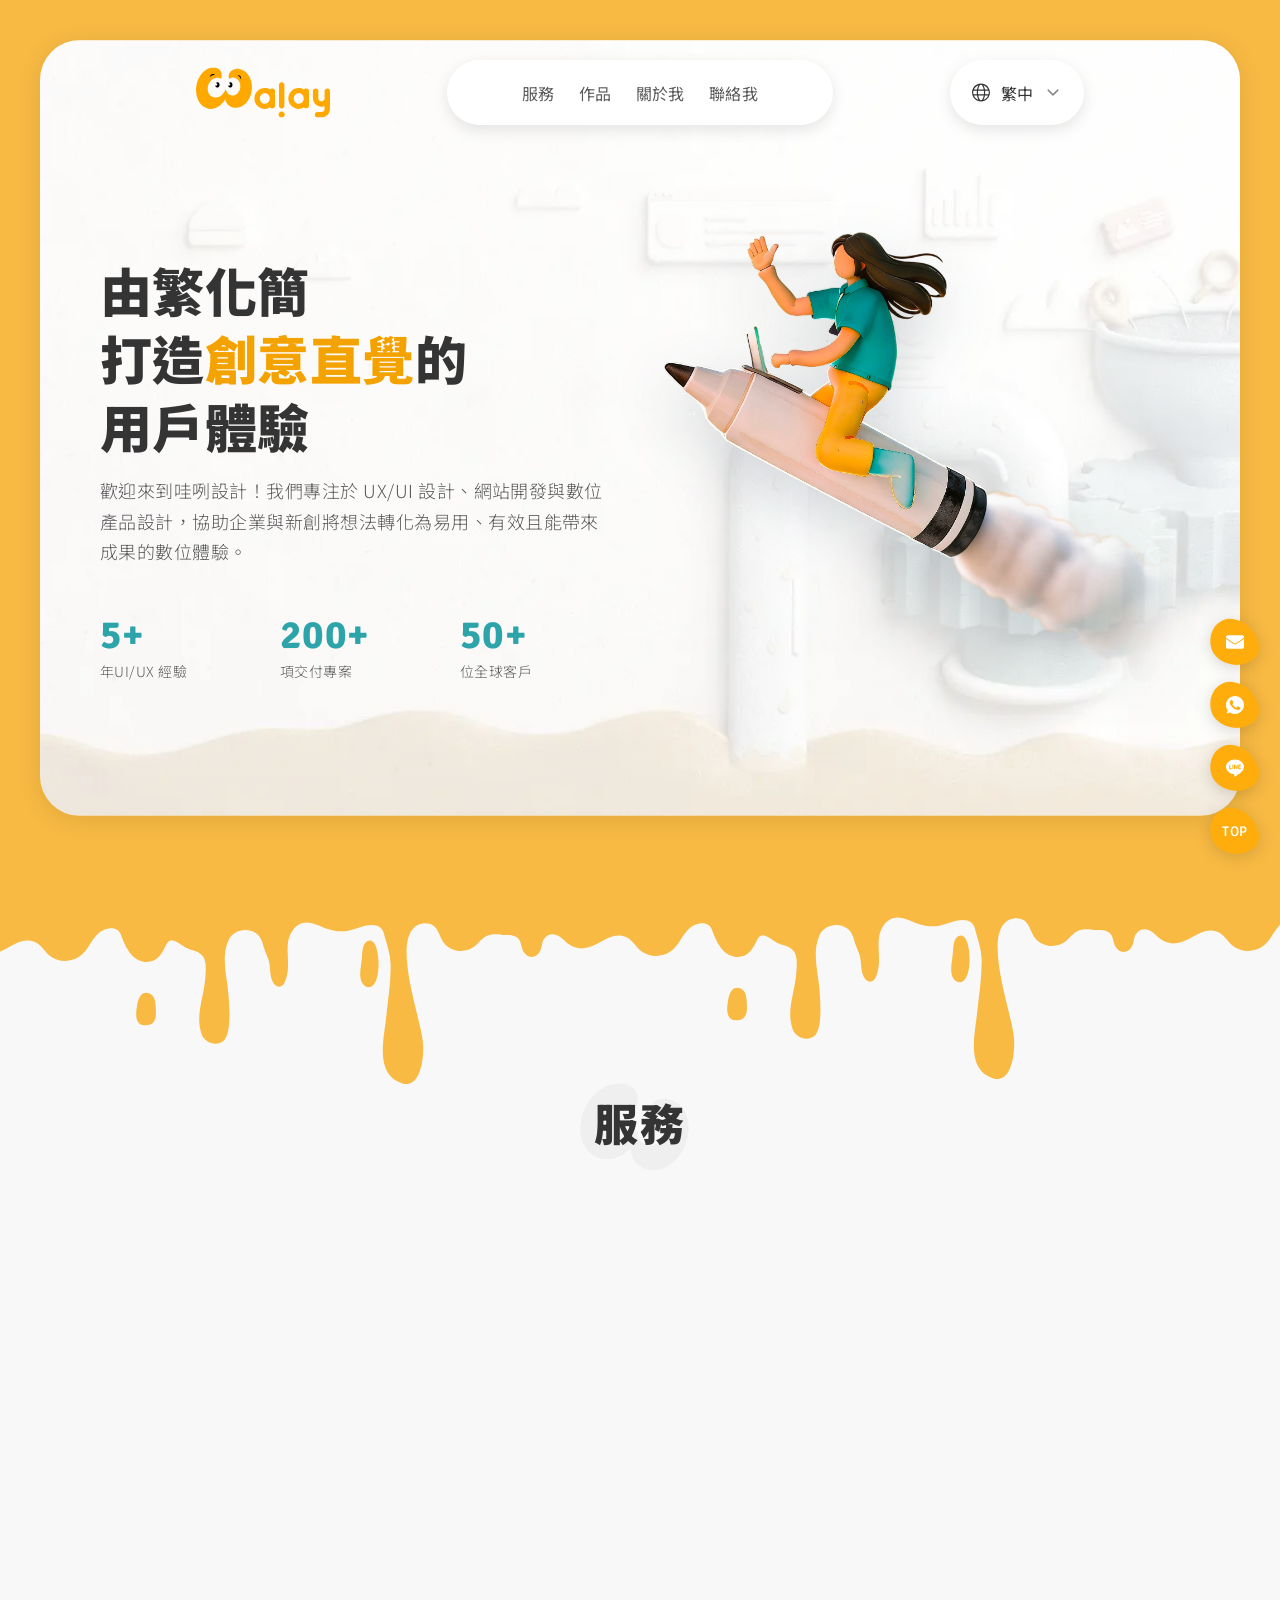
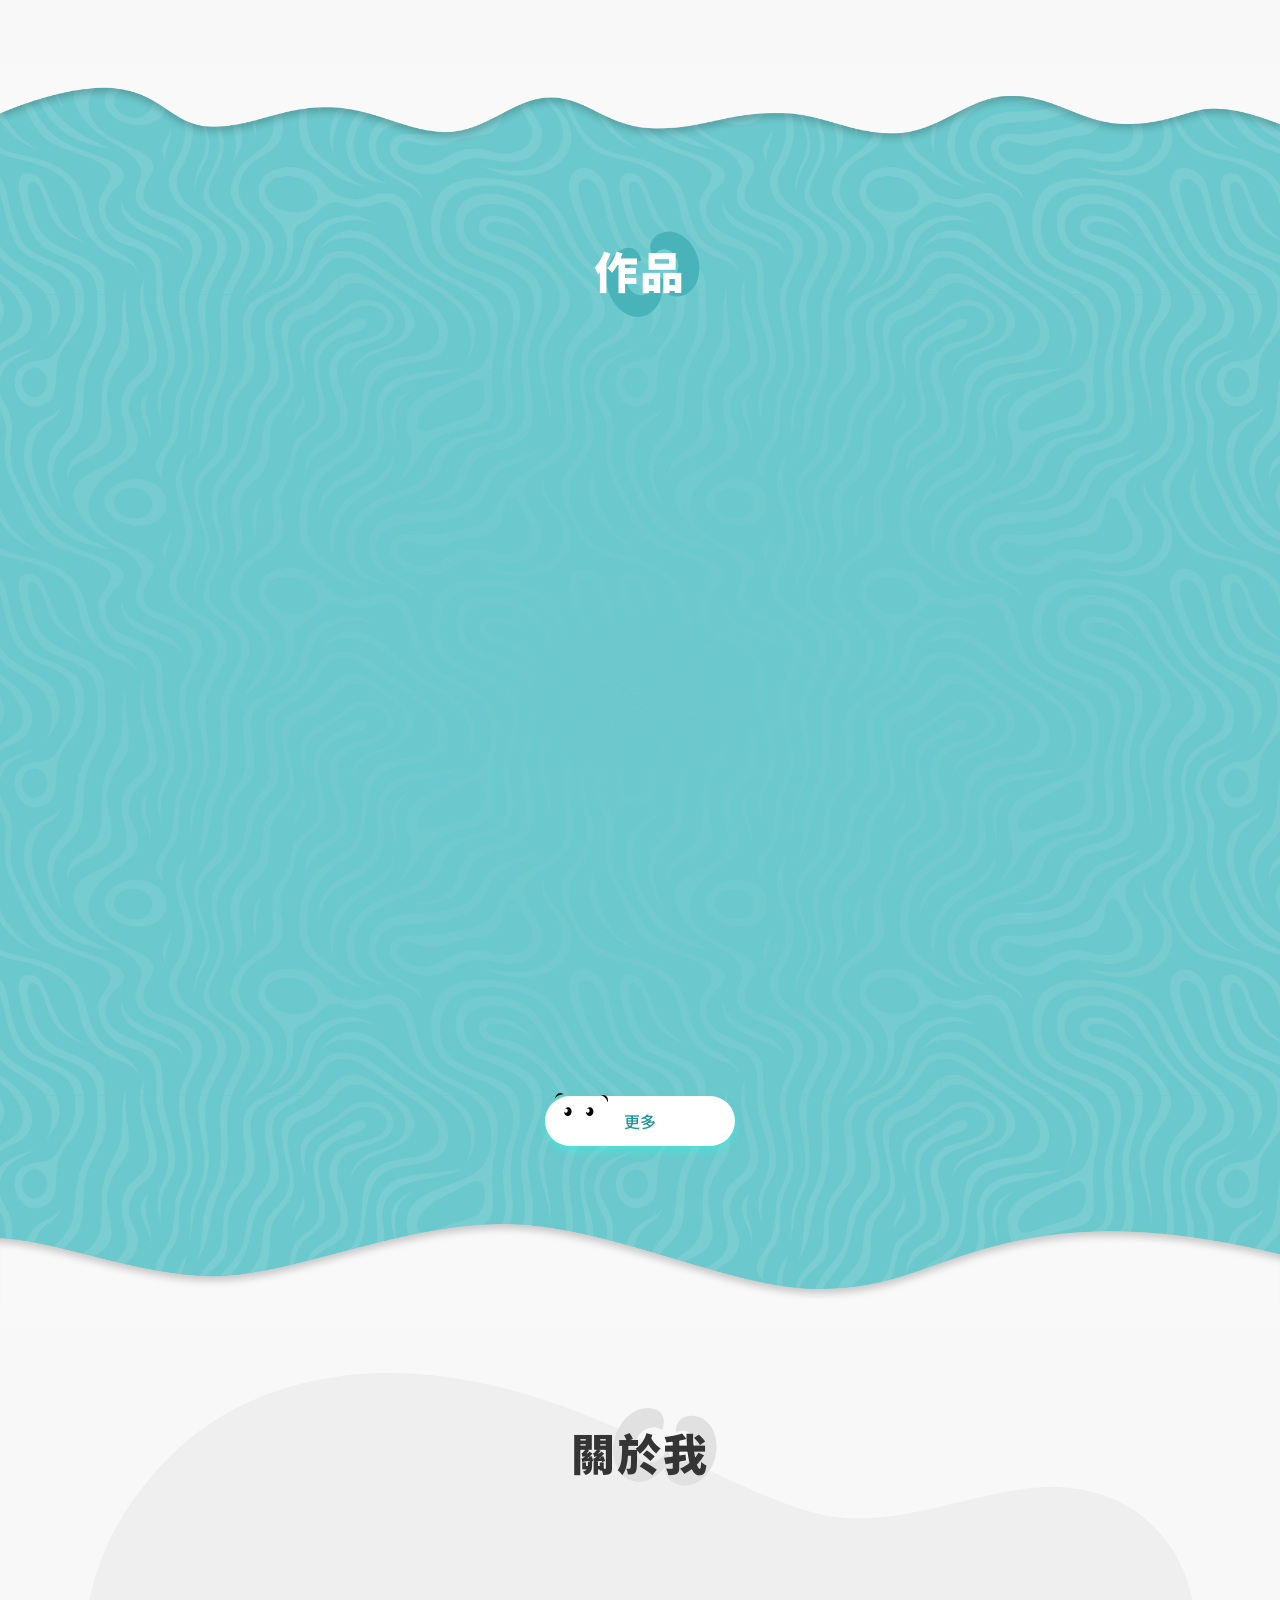
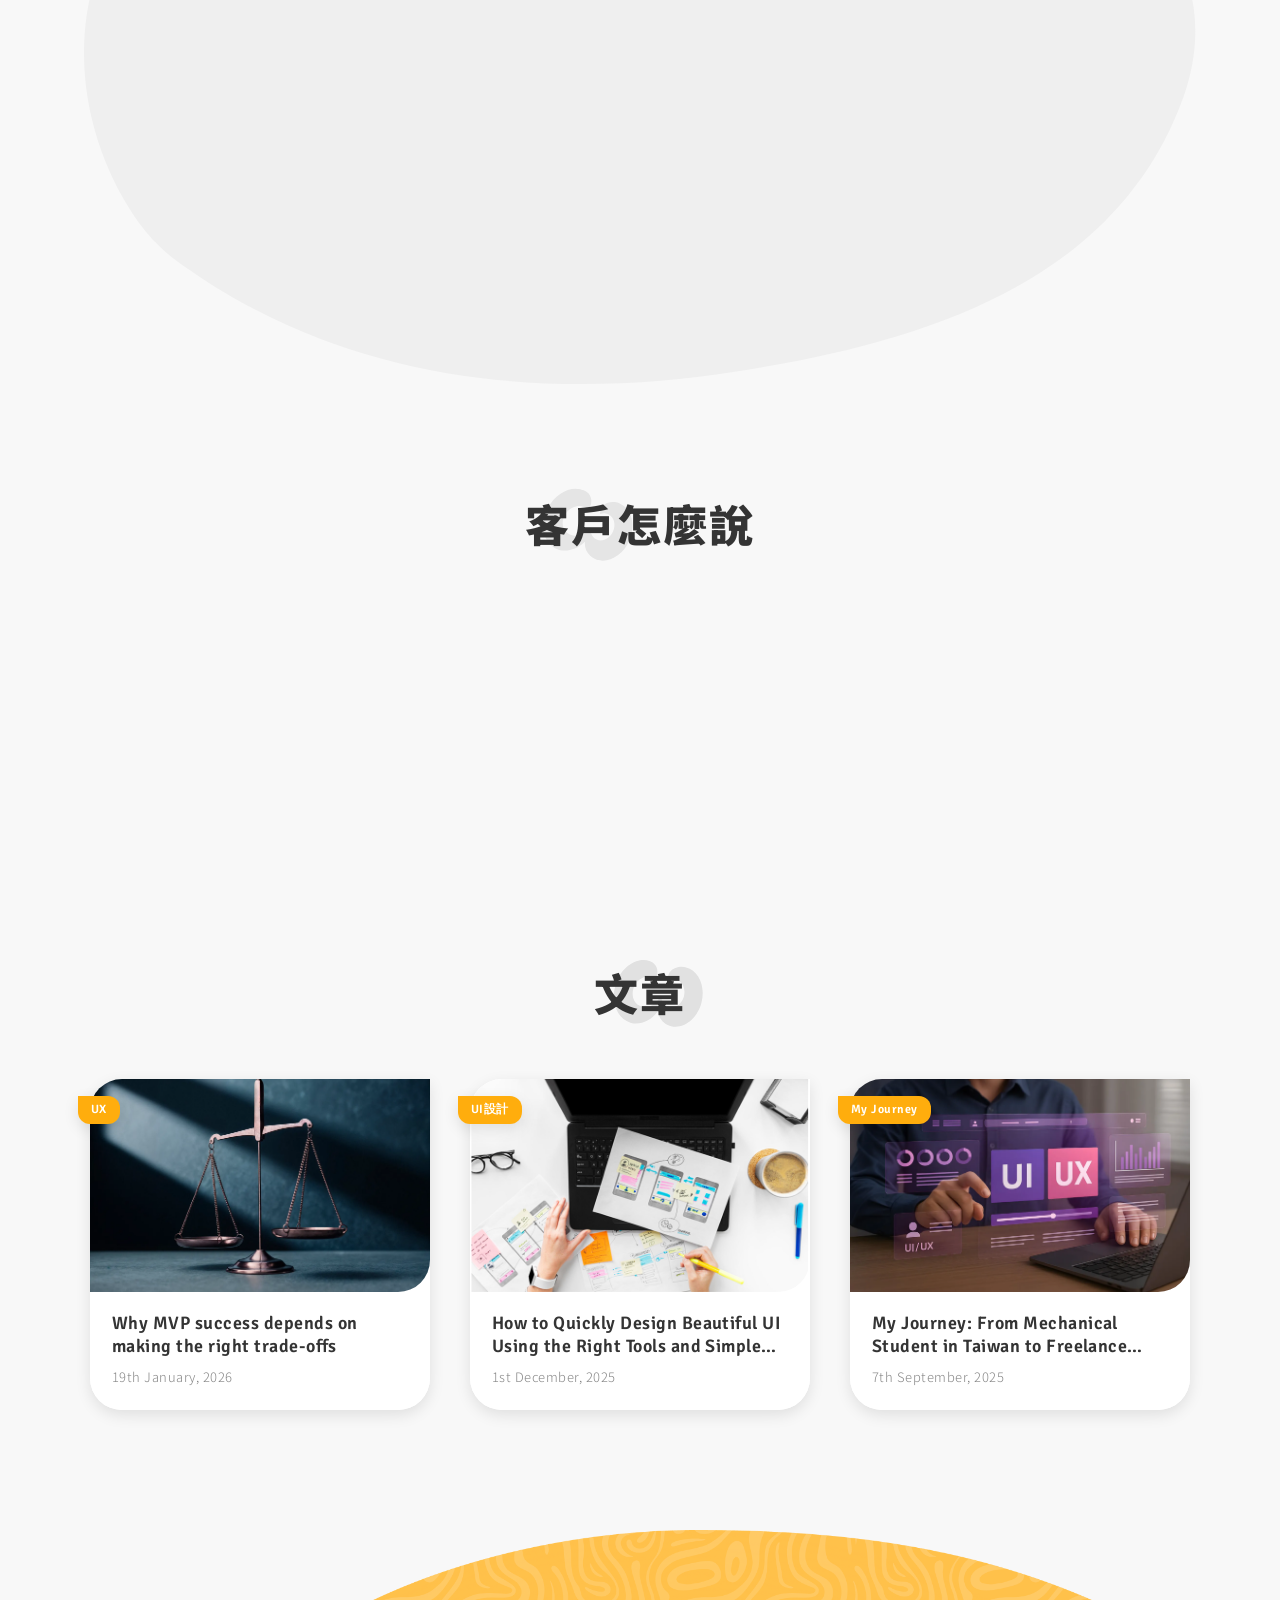
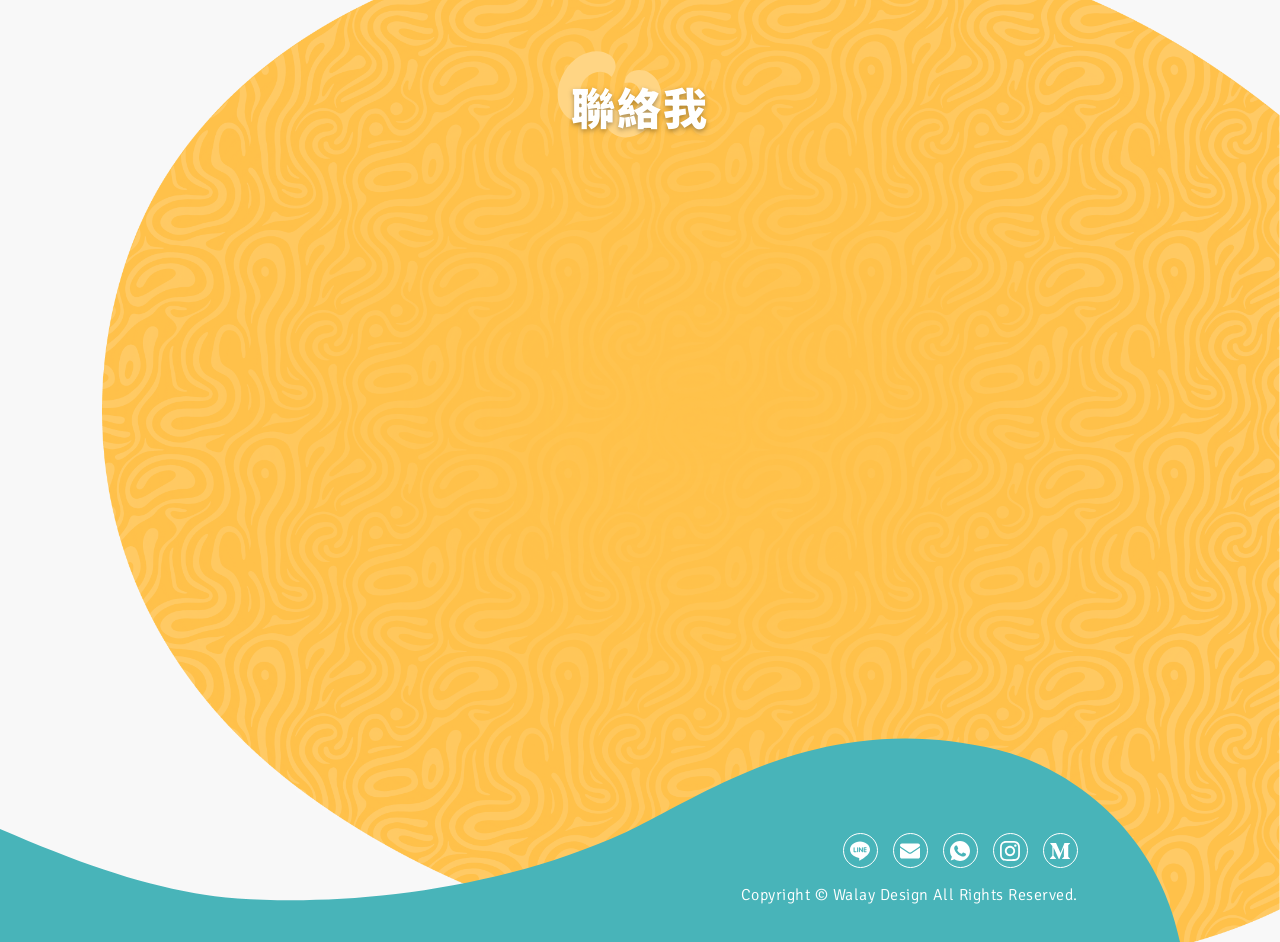
<file: zh-Hant/index.html>
<!doctype html>
<html lang="zh-Hant">
  <head>
    <meta charset="UTF-8" />
    <meta name="viewport" content="width=device-width, initial-scale=1.0" />
    <meta property="og:title" content="哇咧設計" />
    <meta name="DC.title" content="哇咧設計" />
    <meta
      property="og:description"
      content="哇咧設計 | 我們專注於 UX/UI 設計、網站開發與數位產品設計，協助企業與新創將想法轉化為易用、有效且能帶來成果的數位體驗。"
    />
    <meta
      name="description"
      content="哇咧設計 | 我們專注於 UX/UI 設計、網站開發與數位產品設計，協助企業與新創將想法轉化為易用、有效且能帶來成果的數位體驗。"
    />
    <meta property="og:url" content="../public/img/thumbnail.png" />
    <meta property="og:image" content="../public/img/thumbnail.png" />
    <meta property="og:type" content="website" />
    <meta
      property="og:site_name"
      content="哇咧設計 | 我們專注於 UX/UI 設計、網站開發與數位產品設計，協助企業與新創將想法轉化為易用、有效且能帶來成果的數位體驗。"
    />
    <link rel="icon" type="image/png" sizes="32x32" href="../favicon.ico" />
    <title>哇咧設計 | 由繁化簡，打造創意直覺的用戶體驗</title>
    <link rel="preconnect" href="https://fonts.googleapis.com" />
    <link rel="preconnect" href="https://fonts.gstatic.com" crossorigin />
    <link
      href="https://fonts.googleapis.com/css2?family=Noto+Sans+SC:wght@100..900&family=Noto+Sans+TC:wght@100..900&family=Prompt:ital,wght@0,100;0,200;0,300;0,400;0,500;0,600;0,700;0,800;0,900;1,100;1,200;1,300;1,400;1,500;1,600;1,700;1,800;1,900&family=Signika:wght@300..700&display=swap"
      rel="stylesheet"
    />
    <link rel="stylesheet" href="../public/css/bootstrap/bootstrap.css" />
    <link rel="stylesheet" href="../public/css/swiper/swiper-bundle.min.css" />
    <link rel="stylesheet" href="../public/css/aos/aos.css" />
    <link rel="stylesheet" href="../public/css/style.css?v=20260808" />
    <!-- Google Tag Manager -->
    <script>
      (function (w, d, s, l, i) {
        w[l] = w[l] || [];
        w[l].push({ "gtm.start": new Date().getTime(), event: "gtm.js" });
        var f = d.getElementsByTagName(s)[0],
          j = d.createElement(s),
          dl = l != "dataLayer" ? "&l=" + l : "";
        j.async = true;
        j.src = "https://www.googletagmanager.com/gtm.js?id=" + i + dl;
        f.parentNode.insertBefore(j, f);
      })(window, document, "script", "dataLayer", "GTM-PCJHRBR8");
    </script>
    <!-- End Google Tag Manager -->
  </head>
  <!-- Google tag (gtag.js) -->
  <script
    async
    src="https://www.googletagmanager.com/gtag/js?id=G-3QPWMLFSDB"
  ></script>
  <script>
    window.dataLayer = window.dataLayer || [];
    function gtag() {
      dataLayer.push(arguments);
    }
    gtag("js", new Date());

    gtag("config", "G-3QPWMLFSDB");
  </script>
  <body class="tc">
    <!-- Google Tag Manager (noscript) -->
    <noscript
      ><iframe
        src="https://www.googletagmanager.com/ns.html?id=GTM-PCJHRBR8"
        height="0"
        width="0"
        style="display: none; visibility: hidden"
      ></iframe
    ></noscript>
    <!-- End Google Tag Manager (noscript) -->
    <header class="header header--home d-lg-block d-flex">
      <a href="./index.html" class="header__logo">
        <svg
          width="134"
          height="50"
          viewBox="0 0 134 50"
          fill="none"
          xmlns="http://www.w3.org/2000/svg"
        >
          <g clip-path="url(#clip0_155_18)">
            <path
              d="M55.747 22.6367C54.4222 33.3662 46.6856 41.2466 38.4679 40.2381C37.228 40.0857 36.0475 39.7388 34.9421 39.2239C34.9407 39.2239 34.9379 39.2225 34.9364 39.2211C31.8877 37.7401 29.991 35.0743 29.3216 32.3902C29.2565 32.1038 29.1984 31.8133 29.1475 31.5185C29.0102 31.8274 28.8601 32.1278 28.696 32.417C28.696 32.417 28.696 32.4184 28.696 32.4198C24.9338 38.6386 18.8137 42.2917 12.6609 41.2353C3.93359 39.7374 -1.54965 29.3323 0.410672 17.9963C2.36958 6.65884 11.0332 -1.31741 19.7591 0.180521C19.7719 0.181932 19.7874 0.184753 19.8002 0.187574C22.7994 0.713682 25.1235 3.11713 25.5637 6.11863C25.776 7.56578 25.7321 9.25835 25.2806 11.2076C24.9494 11.0158 24.5998 10.848 24.2346 10.7083C19.7676 8.98613 14.508 11.8085 12.4883 17.0117C10.4671 22.2164 12.45 27.8315 16.917 29.5537C20.3508 30.8781 24.2559 29.5156 26.7951 26.4478C27.0414 26.1516 27.2749 25.8385 27.4929 25.5099C27.4929 25.5085 27.4957 25.5056 27.4971 25.5042C28.6846 23.8032 29.5041 22.0838 29.7334 21.4717C29.8693 22.1896 30.0788 22.8737 30.3534 23.5112C31.3979 25.9302 33.3795 27.6665 35.8225 27.9655C39.8479 28.4592 43.6057 24.8709 44.2129 19.9498C44.8216 15.0286 42.0502 10.6392 38.0248 10.1441C36.2598 9.92692 34.5472 10.4953 33.129 11.6167C32.4949 10.0059 32.4949 8.4713 32.8742 7.11443C33.0143 6.61512 33.2054 6.13979 33.4347 5.69408C33.446 5.6701 33.4588 5.64753 33.4715 5.62496C34.9846 2.83927 38.1819 1.54022 40.6235 1.2821H40.6263C41.4869 1.22427 42.3602 1.27082 43.2689 1.38225C51.4853 2.39074 57.0718 11.9072 55.7456 22.6367H55.747Z"
              fill="#FFA800"
            />
            <path
              d="M34.717 14.8369C33.9767 14.7297 33.2577 15.0823 32.768 15.71C32.9378 15.6423 33.1218 15.6169 33.3115 15.6451C33.9371 15.7354 34.3617 16.3659 34.2612 17.0528C34.1607 17.7397 33.5733 18.2235 32.9477 18.1318C32.5953 18.081 32.3065 17.8582 32.1395 17.5493C32.1239 18.8145 32.8798 19.8921 33.9569 20.0486C35.1529 20.2221 36.2923 19.1953 36.5018 17.7566C36.7112 16.3179 35.913 15.0104 34.717 14.8369Z"
              fill="black"
            />
            <path
              d="M21.7718 14.8369C21.0315 14.7297 20.3125 15.0823 19.8228 15.71C19.9926 15.6423 20.1766 15.6169 20.3663 15.6451C20.9919 15.7354 21.4165 16.3659 21.316 17.0528C21.2155 17.7397 20.6281 18.2235 20.0025 18.1318C19.6501 18.081 19.3613 17.8582 19.1943 17.5493C19.1788 18.8145 19.9346 19.8921 21.0117 20.0486C22.2077 20.2221 23.3471 19.1953 23.5566 17.7566C23.7661 16.3179 22.9678 15.0104 21.7718 14.8369Z"
              fill="black"
            />
            <path
              d="M19.0385 7.1948C19.0385 7.1948 17.2495 5.86049 15.6869 6.78012C14.1243 7.69975 13.7789 9.60531 13.7789 9.60531C13.7789 9.60531 15.5354 7.10171 19.0385 7.1948Z"
              fill="black"
            />
            <path
              d="M41.2518 7.71814C41.2518 7.71814 43.433 7.23153 44.4789 8.7083C45.5263 10.1851 45.0578 12.0652 45.0578 12.0652C45.0578 12.0652 44.4846 9.06374 41.2518 7.71814Z"
              fill="black"
            />
            <path
              d="M68.6242 41.4173C65.8075 41.4173 63.3674 40.3722 61.3717 38.31C59.3887 36.262 58.3838 33.7852 58.3838 30.9459C58.3838 28.1067 59.4411 25.6031 61.3618 23.6383C63.3731 21.5804 65.8642 20.5366 68.7657 20.5366C70.6907 20.5366 72.4344 21.0571 73.9631 22.0867C74.3594 21.421 75.0869 20.9753 75.9177 20.9753H76.7528C78.004 20.9753 79.0231 21.9894 79.0231 23.2377V38.5921C79.0231 39.839 78.0054 40.8545 76.7528 40.8545H75.9177C75.094 40.8545 74.3721 40.4159 73.9744 39.76C72.3509 40.8602 70.5548 41.4173 68.6242 41.4173ZM68.7969 25.8612C67.3815 25.8612 66.2661 26.3421 65.2881 27.3746C64.3016 28.417 63.8217 29.6102 63.8217 31.0235C63.8217 32.4368 64.3086 33.623 65.3122 34.664C66.3128 35.7035 67.4253 36.1859 68.8138 36.1859C70.2023 36.1859 71.3149 35.7063 72.3042 34.7204C73.2936 33.7345 73.7734 32.5299 73.7734 31.039C73.7734 29.5482 73.2992 28.3267 72.3226 27.3281C71.3432 26.3266 70.2222 25.8598 68.7969 25.8598V25.8612Z"
              fill="#FFA800"
            />
            <path
              d="M85.6783 41.0111C84.1878 41.0111 82.9749 39.8023 82.9749 38.3171V17.4096C82.9749 15.9244 84.1878 14.7156 85.6783 14.7156C87.1687 14.7156 88.3817 15.9244 88.3817 17.4096V38.3171C88.3817 39.8023 87.1687 41.0111 85.6783 41.0111Z"
              fill="#FFA800"
            />
            <path
              d="M102.574 41.4173C99.7572 41.4173 97.3171 40.3722 95.3214 38.31C93.3384 36.262 92.3335 33.7852 92.3335 30.9459C92.3335 28.1067 93.3908 25.6031 95.3115 23.6383C97.3228 21.5804 99.8139 20.5366 102.715 20.5366C104.64 20.5366 106.384 21.0571 107.913 22.0867C108.309 21.421 109.037 20.9753 109.867 20.9753H110.703C111.954 20.9753 112.973 21.9894 112.973 23.2377V38.5921C112.973 39.839 111.955 40.8545 110.703 40.8545H109.867C109.044 40.8545 108.322 40.4159 107.924 39.76C106.301 40.8602 104.504 41.4173 102.574 41.4173ZM102.747 25.8612C101.331 25.8612 100.216 26.3421 99.2378 27.3746C98.2513 28.417 97.7714 29.6102 97.7714 31.0235C97.7714 32.4368 98.2583 33.623 99.2619 34.664C100.263 35.7035 101.375 36.1859 102.764 36.1859C104.152 36.1859 105.265 35.7063 106.254 34.7204C107.243 33.7345 107.723 32.5299 107.723 31.039C107.723 29.5482 107.249 28.3267 106.272 27.3281C105.293 26.3266 104.172 25.8598 102.747 25.8598V25.8612Z"
              fill="#FFA800"
            />
            <path
              d="M85.6769 50.0014C87.3732 50.0014 88.7483 48.631 88.7483 46.9406C88.7483 45.2502 87.3732 43.8799 85.6769 43.8799C83.9806 43.8799 82.6055 45.2502 82.6055 46.9406C82.6055 48.631 83.9806 50.0014 85.6769 50.0014Z"
              fill="#FFA800"
            />
            <path
              d="M133.138 21.6156C132.597 21.1431 131.963 20.9033 131.257 20.9033C130.49 20.9033 129.841 21.1699 129.328 21.6946C128.82 22.2151 128.562 22.8427 128.562 23.5578V30.929C128.562 31.3465 128.478 31.7189 128.306 32.0701C128.132 32.4283 127.9 32.7372 127.616 32.9925C127.332 33.2492 126.994 33.4552 126.612 33.6033C126.231 33.7514 125.842 33.8261 125.457 33.8261C125.014 33.8261 124.6 33.7429 124.227 33.5807C123.843 33.4128 123.509 33.1886 123.234 32.9135C122.96 32.6399 122.74 32.3155 122.585 31.9488C122.429 31.5849 122.351 31.1857 122.351 30.7654V23.4605C122.351 22.7101 122.048 22.0641 121.475 21.5902C120.924 21.1346 120.3 20.9033 119.621 20.9033C118.854 20.9033 118.205 21.1699 117.692 21.6946C117.184 22.2165 116.925 22.8427 116.925 23.5578V30.5369C116.925 31.7823 117.155 32.9502 117.61 34.0095C118.063 35.0617 118.69 35.9856 119.471 36.7529C120.248 37.5159 121.161 38.1267 122.184 38.5667C123.212 39.0096 124.313 39.2339 125.457 39.2339C126.15 39.2339 126.846 39.1577 127.529 39.0082C127.891 38.9278 128.236 38.8234 128.562 38.6951V41.5005C128.562 43.21 127.172 44.5951 125.457 44.5951H121.459C119.962 44.5951 118.746 45.8053 118.746 47.2976C118.746 48.7899 119.961 50.0015 121.459 50.0015H125.457C127.812 50.0015 129.945 49.0494 131.489 47.512C133.032 45.9731 133.987 43.8476 133.987 41.5005V23.4619C133.987 22.7285 133.701 22.1079 133.138 21.617V21.6156Z"
              fill="#FFA800"
            />
          </g>
          <defs>
            <clipPath id="clip0_155_18">
              <rect
                width="133.974"
                height="50"
                fill="white"
                transform="translate(0.0128174)"
              />
            </clipPath>
          </defs>
        </svg>
      </a>
      <nav class="header__nav d-lg-flex align-items-center">
        <ul class="d-lg-flex align-items-center">
          <li>
            <a class="gotoelement gotoelement-service" data-target="#service"
              >服務</a
            >
          </li>
          <li>
            <a href="./works.html">作品</a>
          </li>
          <li>
            <a class="gotoelement gotoelement-about" data-target="#about"
              >關於我</a
            >
          </li>
          <li>
            <a class="gotoelement gotoelement-contact" data-target="#contact"
              >聯絡我</a
            >
          </li>
        </ul>
        <div class="header__nav-lang">
          <div
            class="header__nav-lang-active d-flex align-items-center justify-content-center"
          >
            <img
              class="header__nav-lang-globe"
              src="../public/img/globe.svg"
              alt=""
            />
            <span>繁中</span>
            <img
              class="header__nav-lang-arrow"
              src="../public/img/chevron-down.svg"
              alt=""
            />
          </div>
          <div class="header__nav-lang-list">
            <ul>
              <li><a href="../en/index.html">EN</a></li>
            </ul>
          </div>
        </div>
      </nav>
      <div class="d-flex header__right">
        <div class="header__lang">
          <div
            class="header__lang-active d-flex align-items-center justify-content-center"
          >
            <img
              class="header__lang-globe"
              src="../public/img/globe.svg"
              alt=""
            />
            <span>繁中</span>
            <img
              class="header__lang-arrow"
              src="../public/img/chevron-down.svg"
              alt=""
            />
          </div>
          <div class="header__lang-list">
            <ul>
              <li><a href="../en/index.html">EN</a></li>
            </ul>
          </div>
        </div>
        <div class="header__menu d-lg-none">
          <div class="header__menu-bar header__menu-bar--top"></div>
          <div class="header__menu-bar header__menu-bar--middle"></div>
          <div class="header__menu-bar header__menu-bar--bottom"></div>
        </div>
      </div>
    </header>

    <main class="overflow-hidden">
      <div class="hero-wrapper" id="top">
        <section class="hero">
          <div class="hero__background" aria-hidden="true"></div>
          <div class="hero__overlay" aria-hidden="true"></div>
          <div class="container position-relative">
            <div class="row align-items-center g-4 g-lg-5">
              <div class="col-md-6 hero__content">
                <h1
                  class="hero__heading"
                  data-aos="fade-up"
                  data-aos-duration="800"
                >
                  由繁化簡<br />打造<span>創意直覺</span>的<br />用戶體驗
                </h1>
                <p
                  class="hero__description"
                  data-aos="fade-up"
                  data-aos-duration="800"
                  data-aos-delay="150"
                >
                  歡迎來到哇咧設計！我們專注於 UX/UI
                  設計、網站開發與數位產品設計，協助企業與新創將想法轉化為易用、有效且能帶來成果的數位體驗。
                </p>
                <div class="hero__stats">
                  <div class="row">
                    <div class="col-4">
                      <div class="hero__stat">
                        <p class="hero__stat-number">
                          <span id="year">5</span>+
                        </p>
                        <h2 class="hero__stat-label">年UI/UX 經驗</h2>
                      </div>
                    </div>
                    <div class="col-4">
                      <div class="hero__stat">
                        <p class="hero__stat-number">
                          <span id="project">200</span>+
                        </p>
                        <h2 class="hero__stat-label">項交付專案</h2>
                      </div>
                    </div>
                    <div class="col-4">
                      <div class="hero__stat">
                        <p class="hero__stat-number">
                          <span id="client">50</span>+
                        </p>
                        <h2 class="hero__stat-label">位全球客戶</h2>
                      </div>
                    </div>
                  </div>
                </div>
              </div>
              <div class="col-md-6 hero__visual" aria-hidden="true">
                <div class="hero__key-visual">
                  <img
                    class="hero__key-visual-image"
                    src="../public/img/hero-character.png"
                    alt=""
                  />
                </div>
              </div>
            </div>
          </div>
        </section>
      </div>

      <section class="section service" id="service">
        <div class="service__drip" aria-hidden="true"></div>
        <div class="container">
          <h2 class="title title--service">服務</h2>
          <div class="row">
            <div
              class="col-xl-3 col-sm-6"
              data-aos="fade-up"
              data-aos-duration="500"
            >
              <div class="service__item service__item--graphic">
                <div class="service__pic">
                  <svg
                    width="259"
                    height="211"
                    viewBox="0 0 259 211"
                    fill="none"
                    xmlns="http://www.w3.org/2000/svg"
                  >
                    <path
                      class="back"
                      d="M153.565 30.8136C106.244 19.6744 58.7928 37.2545 30.2158 65.2007C15.4924 79.599 7.86323 105.046 29.9163 127.847C54.5317 153.297 95.1784 189.821 148.256 183.093C201.333 176.366 247.085 134.951 245.515 101.833C243.946 68.7161 200.886 41.9528 153.565 30.8136Z"
                      fill="#C5EFF1"
                    />
                    <path
                      class="front"
                      d="M133.168 27.1377C84.7686 28.8841 43.7725 59.0493 23.633 94.3717C13.2568 112.571 12.5947 139.776 39.7661 156.367C70.0946 174.885 118.733 200.025 167.981 179.069C217.229 158.113 250.344 104.85 240.155 72.5425C229.966 40.2353 181.567 25.3914 133.168 27.1377Z"
                      fill="#48B4B9"
                    />
                  </svg>
                  <div class="service__pic-icon">
                    <svg
                      width="64"
                      height="64"
                      viewBox="0 0 64 64"
                      fill="none"
                      xmlns="http://www.w3.org/2000/svg"
                    >
                      <g clip-path="url(#clip0_26_436)">
                        <path
                          d="M17.9599 35.272H26.7101V39.022H17.9599V35.272Z"
                          fill="#C5EFF1"
                          class="icon-deep"
                        />
                        <path
                          d="M60.7484 45.7459V19.3582C60.7484 15.5673 57.6642 12.4832 53.8734 12.4832H52.3125V25.6213C52.3125 26.6568 51.473 27.4963 50.4375 27.4963H13.5625C12.527 27.4963 11.6875 26.6568 11.6875 25.6213V12.4832H10.1266C6.33574 12.4832 3.25162 15.5673 3.25162 19.3582V45.7459H60.7484ZM36.2587 31.522H47.9151C48.9506 31.522 49.7901 32.3615 49.7901 33.397C49.7901 34.4325 48.9506 35.272 47.9151 35.272H36.2587C35.2232 35.272 34.3837 34.4325 34.3837 33.397C34.3837 32.3615 35.2231 31.522 36.2587 31.522ZM36.2587 39.022H47.9151C48.9506 39.022 49.7901 39.8615 49.7901 40.897C49.7901 41.9325 48.9506 42.772 47.9151 42.772H36.2587C35.2232 42.772 34.3837 41.9325 34.3837 40.897C34.3837 39.8615 35.2231 39.022 36.2587 39.022ZM14.2099 33.397C14.2099 32.3615 15.0494 31.522 16.0849 31.522H28.5851C29.6206 31.522 30.4601 32.3615 30.4601 33.397V40.897C30.4601 41.9325 29.6206 42.772 28.5851 42.772H16.0849C15.0494 42.772 14.2099 41.9325 14.2099 40.897V33.397Z"
                          fill="#C5EFF1"
                          class="icon-deep"
                        />
                        <path
                          d="M64 51.5431C64 50.4125 63.0834 49.4958 61.9528 49.4958H2.04725C0.916625 49.4958 0 50.4125 0 51.5431C0 55.678 3.352 59.03 7.48688 59.03H56.5131C60.648 59.03 64 55.678 64 51.5431Z"
                          fill="white"
                          class="icon-light"
                        />
                        <path
                          d="M41.5127 13.4716L34.897 19.4421C34.2882 19.9916 33.3929 20.0816 32.6869 19.6643L28.0175 16.9052L19.7774 23.7462H48.5625V18.1018L41.5127 13.4716Z"
                          fill="white"
                          class="icon-light"
                        />
                        <path
                          d="M15.4375 4.96997V22.4752L26.6375 13.1771C27.2465 12.6713 28.1075 12.6027 28.789 13.0055L33.4079 15.7347L40.0754 9.71747C40.7086 9.14597 41.6479 9.07397 42.3609 9.54222L48.5625 13.6153V4.96997H15.4375ZM21.0284 12.5076C19.9929 12.5076 19.1534 11.6681 19.1534 10.6326C19.1534 9.5971 19.9929 8.7576 21.0284 8.7576C22.0639 8.7576 22.9034 9.5971 22.9034 10.6326C22.9034 11.6682 22.0639 12.5076 21.0284 12.5076Z"
                          fill="white"
                          class="icon-light"
                        />
                      </g>
                      <defs>
                        <clipPath id="clip0_26_436">
                          <rect width="64" height="64" fill="white" />
                        </clipPath>
                      </defs>
                    </svg>
                    <h3>形象官網<br />與著陸頁</h3>
                  </div>
                </div>
                <ul class="service__list">
                  <li>轉換率導向</li>
                  <li>SaaS系統著陸頁</li>
                  <li>品牌與行銷網站</li>
                  <li>創意互動與視覺設計</li>
                  <li>前端切版實作</li>
                </ul>
              </div>
            </div>
            <div
              class="col-xl-3 col-sm-6"
              data-aos="fade-up"
              data-aos-duration="500"
              data-aos-delay="150"
            >
              <div class="service__item service__item--ui">
                <div class="service__pic">
                  <svg
                    width="234"
                    height="173"
                    viewBox="0 0 234 173"
                    fill="none"
                    xmlns="http://www.w3.org/2000/svg"
                  >
                    <path
                      class="back"
                      d="M17.9429 113.826C-9.35371 72.9589 0.373317 51.1514 10.6123 36.1745C22.6582 18.5547 39.1319 10.3353 65.454 3.58788C103.664 -6.2068 155.496 10.6143 176.724 20.6269C200.882 32.0217 227.671 60.0635 204.521 95.3343C181.37 130.605 138.491 167.845 102.692 171.618C66.8919 175.391 45.2396 154.693 17.9429 113.826Z"
                      fill="#FFEAC2"
                    />
                    <path
                      class="front"
                      d="M13.1265 89.0012C0.59515 46.0461 19.0857 28.713 35.4728 17.6278C54.7518 4.58645 74.9948 0.999919 104.877 1C148.255 1.00012 186.495 21 208.178 39C229.172 56.4281 251.222 89.0012 213.628 115.328C176.034 141.656 117.233 165.212 78.675 160.362C40.1171 155.512 25.6578 131.956 13.1265 89.0012Z"
                      fill="#FFAD0D"
                    />
                  </svg>
                  <div class="service__pic-icon">
                    <svg
                      width="64"
                      height="64"
                      viewBox="0 0 64 64"
                      fill="none"
                      xmlns="http://www.w3.org/2000/svg"
                    >
                      <g clip-path="url(#clip0_26_451)">
                        <path
                          d="M51 5.1C51 2.2875 48.7125 0 45.9 0H18.1C15.2875 0 13 2.2875 13 5.1V6.99375H51V5.1Z"
                          fill="white"
                          class="icon-light"
                        />
                        <path
                          d="M13 10.7438H51V14.5H13V10.7438Z"
                          fill="white"
                          class="icon-light"
                        />
                        <path
                          d="M13 58.9C13 61.7125 15.2875 64 18.1 64H45.9C48.7125 64 51 61.7125 51 58.9V52H13V58.9ZM28.8125 55.25H35.1875C36.2225 55.25 37.0625 56.09 37.0625 57.125C37.0625 58.16 36.2225 59 35.1875 59H28.8125C27.7775 59 26.9375 58.16 26.9375 57.125C26.9375 56.09 27.7775 55.25 28.8125 55.25Z"
                          fill="white"
                          class="icon-light"
                        />
                        <path
                          d="M53.875 18.25H10.125C9.09 18.25 8.25 19.09 8.25 20.125V46.375C8.25 47.41 9.09 48.25 10.125 48.25H53.875C54.91 48.25 55.75 47.41 55.75 46.375V20.125C55.75 19.09 54.91 18.25 53.875 18.25ZM25.2013 35.8625C25.9338 36.5938 25.9338 37.7812 25.2013 38.5137C24.835 38.88 24.355 39.0625 23.875 39.0625C23.395 39.0625 22.915 38.88 22.5487 38.5137L18.6112 34.5762C17.88 33.8437 17.88 32.6562 18.6112 31.925L22.5487 27.9875C23.2812 27.255 24.4688 27.255 25.2013 27.9875C25.9338 28.7187 25.9338 29.9062 25.2013 30.6388L22.5888 33.25L25.2013 35.8625ZM35.5713 26.8425L32.0625 40.585C31.8215 41.5786 30.7575 42.2015 29.7812 41.9375C28.7787 41.6812 28.1725 40.66 28.4287 39.6575L31.9375 25.915C32.1842 24.9276 33.2124 24.2997 34.2188 24.5625C35.2213 24.8187 35.8275 25.84 35.5713 26.8425ZM45.3887 34.5762L41.4512 38.5137C41.085 38.88 40.605 39.0625 40.125 39.0625C39.645 39.0625 39.165 38.88 38.7988 38.5137C38.0675 37.7812 38.0675 36.5938 38.7988 35.8613L41.4113 33.25L38.7988 30.6388C38.0675 29.9062 38.0675 28.7188 38.7988 27.9862C39.5313 27.255 40.7188 27.255 41.4512 27.9862L45.3887 31.9237C46.12 32.6562 46.12 33.8437 45.3887 34.5762Z"
                          fill="#FFEAC2"
                          class="icon-deep"
                        />
                      </g>
                      <defs>
                        <clipPath id="clip0_26_451">
                          <rect width="64" height="64" fill="white" />
                        </clipPath>
                      </defs>
                    </svg>
                    <h3>數位產品 UI/UX</h3>
                  </div>
                </div>
                <ul class="service__list">
                  <li>網頁與手機 App 設計</li>
                  <li>產品策略與 UX 優化建議</li>
                  <li>詳細的設計系統與component</li>
                  <li>User flow與資訊架構</li>
                  <li>AI 設計優化</li>
                </ul>
              </div>
            </div>
            <div
              class="col-xl-3 col-sm-6"
              data-aos="fade-up"
              data-aos-duration="500"
            >
              <div class="service__item service__item--web">
                <div class="service__pic">
                  <svg
                    width="228"
                    height="172"
                    viewBox="0 0 228 172"
                    fill="none"
                    xmlns="http://www.w3.org/2000/svg"
                  >
                    <path
                      class="back"
                      d="M1.82655 96.4254C-3.45566 73.7723 16.1724 56.3246 34.4001 46.0039C96.08 11.0804 147.106 23.5177 171.737 37.9656C195.562 51.9401 206.952 76.8477 206.952 105.194C206.952 120.788 199.029 143.193 171.737 159.27C144.446 175.346 114.514 174.615 74.897 162.193C35.2805 149.77 7.10875 119.079 1.82655 96.4254Z"
                      fill="#C5EFF1"
                    />
                    <path
                      class="front"
                      d="M2.39562 50.1118C2.3958 28.5394 26.6629 9.34407 56.2634 4.00461C131.927 -9.64425 181.333 14.8905 203.298 35.5748C225.264 56.259 233.896 87.1118 221.955 115.974C210.014 144.837 177.247 154.798 158.882 158.389C125.156 164.984 85.2794 151.761 50.4916 129.474C15.7039 107.187 2.39546 68.4342 2.39562 50.1118Z"
                      fill="#48B4B9"
                    />
                  </svg>
                  <div class="service__pic-icon">
                    <svg
                      width="64"
                      height="64"
                      viewBox="0 0 64 64"
                      fill="none"
                      xmlns="http://www.w3.org/2000/svg"
                    >
                      <g clip-path="url(#clip0_26_486)">
                        <path
                          d="M4.54974 31.9987C4.54974 42.8633 10.8621 52.2541 20.0208 56.7051L6.92459 20.8281C5.4039 24.2397 4.54974 28.0193 4.54974 31.9987ZM50.531 30.6113C50.531 27.2194 49.3139 24.8692 48.2672 23.0424C46.8774 20.7787 45.5715 18.8679 45.5715 16.6042C45.5715 14.0837 47.4847 11.7335 50.1804 11.7335C50.3014 11.7335 50.4174 11.7483 50.5384 11.7533C45.6529 7.27758 39.1455 4.54724 32.0012 4.54724C22.4105 4.54724 13.9726 9.46728 9.06492 16.9226C9.70924 16.9424 10.3165 16.9547 10.8325 16.9547C13.7035 16.9547 18.1471 16.6042 18.1471 16.6042C19.6258 16.5178 19.8011 18.6927 18.3224 18.8679C18.3224 18.8679 16.8338 19.0407 15.1823 19.1271L25.1779 48.8622L31.1866 30.8459L26.9109 19.1271C25.4321 19.0407 24.0299 18.8679 24.0299 18.8679C22.5487 18.7791 22.724 16.5153 24.2027 16.6042C24.2027 16.6042 28.7352 16.9547 31.431 16.9547C34.302 16.9547 38.7481 16.6042 38.7481 16.6042C40.2293 16.5178 40.4021 18.6927 38.9234 18.8679C38.9234 18.8679 37.4323 19.0407 35.7832 19.1271L45.7023 48.635L48.4425 39.4862C49.8348 35.919 50.531 32.964 50.531 30.6113ZM32.4826 34.4007L24.2447 58.3319C26.706 59.0552 29.3055 59.4502 32.0012 59.4502C35.1957 59.4502 38.2642 58.8973 41.118 57.895C41.0464 57.7765 40.9773 57.6506 40.9205 57.5173L32.4826 34.4007ZM56.0879 18.8284C56.2089 19.7023 56.2731 20.6404 56.2731 21.6526C56.2731 24.4372 55.7497 27.5675 54.1846 31.4828L45.801 55.725C53.9624 50.9654 59.4503 42.1252 59.4503 31.9987C59.4503 27.2243 58.2307 22.7363 56.0879 18.8284Z"
                          fill="#C5EFF1"
                          class="icon-deep"
                        />
                        <path
                          d="M0 31.9988C0 49.6423 14.3553 64 31.9988 64C49.6472 64 64 49.6423 64 31.9988C64 14.3553 49.6472 0 32.0012 0C14.3553 0 0 14.3528 0 31.9988ZM1.46638 31.9988C1.46638 15.165 15.1625 1.46638 31.9988 1.46638C48.835 1.46638 62.5336 15.165 62.5336 31.9988C62.5336 48.8326 48.835 62.5311 32.0012 62.5311C15.1674 62.5311 1.46638 48.8326 1.46638 31.9988Z"
                          fill="white"
                          class="icon-light"
                        />
                      </g>
                      <defs>
                        <clipPath id="clip0_26_486">
                          <rect width="64" height="64" fill="white" />
                        </clipPath>
                      </defs>
                    </svg>
                    <h3>WordPress 開發</h3>
                  </div>
                </div>
                <ul class="service__list">
                  <li>客製化 WordPress 開發</li>
                  <li>Elementor 實作</li>
                  <li>持續支援與維護</li>
                </ul>
              </div>
            </div>
            <div
              class="col-xl-3 col-sm-6"
              data-aos="fade-up"
              data-aos-duration="500"
              data-aos-delay="150"
            >
              <div class="service__item service__item--wordpress">
                <div class="service__pic">
                  <svg
                    width="235"
                    height="166"
                    viewBox="0 0 235 166"
                    fill="none"
                    xmlns="http://www.w3.org/2000/svg"
                  >
                    <path
                      class="back"
                      d="M21.6286 48.1289C57.1195 11.1599 89.4926 10.9602 117.447 13.908C157.368 18.1176 196.861 39.7543 217.162 71.5253C237.403 103.202 226.301 153.302 174.199 162.985C122.097 172.667 70.2253 153.225 33.8258 129.874C-2.57383 106.524 -13.8623 85.0979 21.6286 48.1289Z"
                      fill="#FFEAC2"
                    />
                    <path
                      class="front"
                      d="M18.1658 77.8985C38.1541 29.2182 68.4633 10.7558 95.4475 3.80143C133.982 -6.1296 183.464 3.91758 213.446 27.8714C243.34 51.7539 245.033 108.807 200.059 136.624C155.085 164.441 100.118 163.669 58.1423 153.623C16.167 143.578 -1.82248 126.579 18.1658 77.8985Z"
                      fill="#FFAD0D"
                    />
                  </svg>
                  <div class="service__pic-icon">
                    <svg
                      width="64"
                      height="64"
                      viewBox="0 0 64 64"
                      fill="none"
                      xmlns="http://www.w3.org/2000/svg"
                    >
                      <g clip-path="url(#clip0_26_473)">
                        <path
                          d="M3.75 60.4999H53.0865V61.6874C53.0864 62.1378 53.2216 62.5779 53.4744 62.9506C53.7272 63.3234 54.0861 63.6117 54.5046 63.7782C54.9231 63.9448 55.3819 63.9819 55.8217 63.8847C56.2615 63.7876 56.6621 63.5607 56.9715 63.2334L63.3 56.5464C63.6952 56.1286 63.9155 55.5753 63.9155 55.0002C63.9155 54.425 63.6952 53.8717 63.3 53.4539L56.9715 46.7664C56.6621 46.4391 56.2615 46.2122 55.8217 46.1151C55.3819 46.0179 54.9231 46.055 54.5046 46.2216C54.0861 46.3881 53.7272 46.6764 53.4744 47.0492C53.2216 47.4219 53.0864 47.862 53.0865 48.3124V49.4999H3.75C2.75576 49.501 1.80255 49.8964 1.09952 50.5994C0.396487 51.3025 0.00105883 52.2557 0 53.2499L0 56.7499C0.00105883 57.7441 0.396487 58.6974 1.09952 59.4004C1.80255 60.1034 2.75576 60.4988 3.75 60.4999Z"
                          fill="#FFEAC2"
                          class="icon-deep"
                        />
                        <path
                          d="M24.43 11.0454L31.115 18.1154C31.4244 18.4427 31.8249 18.6696 32.2647 18.7668C32.7044 18.8639 33.1632 18.8268 33.5817 18.6604C34.0002 18.4939 34.3591 18.2057 34.6119 17.833C34.8648 17.4603 35 17.0203 35 16.5699V15.2544C38.3885 15.8414 41.5287 17.4145 44.0276 19.7771C46.5266 22.1396 48.2733 25.1866 49.0493 28.5369C49.8252 31.8872 49.5959 35.3919 48.3901 38.6125C47.1843 41.8331 45.0555 44.6266 42.27 46.6435C42.1447 46.7381 42.0521 46.8694 42.005 47.0192C41.9579 47.169 41.9587 47.3298 42.0073 47.4791C42.0558 47.6284 42.1498 47.7588 42.2761 47.8522C42.4023 47.9456 42.5545 47.9972 42.7115 48H50.9615C51.1297 48 51.293 47.9435 51.4252 47.8396C51.5574 47.7357 51.6508 47.5904 51.6905 47.4269C51.8892 46.6071 52.3584 45.8782 53.0224 45.358C53.6865 44.8377 54.5065 44.5566 55.35 44.56C56.006 44.5598 56.6502 44.7343 57.2165 45.0654C57.3067 45.1174 57.4066 45.1502 57.51 45.1617C57.6134 45.1732 57.7181 45.1632 57.8175 45.1323C57.9168 45.1014 58.0087 45.0503 58.0874 44.9822C58.166 44.914 58.2298 44.8304 58.2745 44.7365C60.0761 40.9091 61.007 36.7301 61 32.5C60.9687 25.3371 58.3003 18.4366 53.5045 13.1161C48.7086 7.79555 42.1213 4.42767 35 3.65545V2.42995C35 1.97958 34.8648 1.53959 34.6119 1.16691C34.3591 0.794227 34.0002 0.506003 33.5817 0.33953C33.1632 0.173058 32.7044 0.135999 32.2647 0.233147C31.8249 0.330296 31.4244 0.557182 31.115 0.884449L24.433 7.94995C24.0332 8.36583 23.8096 8.92019 23.8091 9.4971C23.8085 10.074 24.031 10.6288 24.43 11.0454Z"
                          fill="white"
                          class="icon-light"
                        />
                        <path
                          d="M7.92255 48H21.2781C21.4351 47.9974 21.5874 47.9459 21.7137 47.8525C21.84 47.7592 21.934 47.6288 21.9826 47.4795C22.0313 47.3302 22.032 47.1694 21.9849 47.0196C21.9377 46.8698 21.845 46.7385 21.7196 46.644C19.1678 44.7933 17.1639 42.2872 15.9198 39.3908C14.6758 36.4945 14.2379 33.3157 14.6525 30.1909C15.0671 27.0661 16.3188 24.1114 18.2751 21.6397C20.2314 19.168 22.8195 17.2712 25.7656 16.15C25.8799 16.1049 25.9815 16.0326 26.0615 15.9394C26.1415 15.8462 26.1976 15.7348 26.2249 15.615C26.2521 15.4952 26.2497 15.3705 26.2178 15.2518C26.186 15.1331 26.1256 15.024 26.0421 14.934L23.3371 12.073C22.6726 11.3772 22.3031 10.4514 22.306 9.48935C22.3089 8.5273 22.6839 7.60368 23.3526 6.91197L24.1841 6.03197C24.2946 5.91053 24.3626 5.75631 24.3775 5.59274C24.3924 5.42917 24.3535 5.2652 24.2667 5.12577C24.1799 4.98633 24.0499 4.87906 23.8966 4.82025C23.7432 4.76144 23.5748 4.75432 23.4171 4.79997C19.1965 6.10452 15.3301 8.35692 12.1135 11.3849C8.89699 14.413 6.41546 18.1364 4.85868 22.2706C3.3019 26.4048 2.71111 30.8403 3.13148 35.2378C3.55184 39.6354 4.97224 43.8786 7.28405 47.643C7.35115 47.752 7.44506 47.8421 7.55682 47.9046C7.66859 47.9671 7.7945 47.9999 7.92255 48Z"
                          fill="white"
                          class="icon-light"
                        />
                      </g>
                      <defs>
                        <clipPath id="clip0_26_473">
                          <rect width="64" height="64" fill="white" />
                        </clipPath>
                      </defs>
                    </svg>
                    <h3>AI 設計優化</h3>
                  </div>
                </div>
                <ul class="service__list">
                  <li>用戶體驗優化</li>
                  <li>視覺創意優化</li>
                  <li>響應式優化</li>
                  <li>無障礙網站調整</li>
                </ul>
              </div>
            </div>
          </div>
        </div>
      </section>

      <section class="section works" id="works">
        <img
          class="works__top d-sm-block d-none"
          src="../public/img/works-top.png"
          alt=""
        />
        <img
          class="works__top d-sm-none"
          src="../public/img/works-top-m.png"
          alt=""
        />
        <div class="container">
          <h2 class="title title--works">作品</h2>
          <div class="row" data-aos="fade-up" data-aos-duration="500">
            <!-- CarbonWalker -->
            <div
              class="col-xl-4 col-sm-6 works__item-wrap works__item-wrap--product"
            >
              <a
                href="https://www.behance.net/gallery/242898123/UIUX-Design-App-Design-Carbonwalker"
                target="_blank"
                class="works__item"
              >
                <div class="works__pic">
                  <img
                    class="works__pic-img"
                    src="../public/img/work-carbonwalker.webp"
                    alt=""
                  />
                  <div class="works__pic-mask"></div>
                  <div class="works__pic-circle"></div>
                  <div class="works__pic-hover">
                    <img
                      class="works__pic-hover-logo works__pic-hover-logo--carbonwalker"
                      src="../public/img/logo-carbonwalker.png"
                      alt=""
                    />
                    <p class="works__pic-hover-category">減碳App</p>
                    <h3 class="works__pic-hover-name">CarbonWalker</h3>
                  </div>
                </div>
                <div class="works__text">
                  <h3 class="works__text-name">CarbonWalker</h3>
                  <p class="works__text-category">減碳App</p>
                </div>
              </a>
            </div>

            <!-- J&K Global Food -->
            <div
              class="col-xl-4 col-sm-6 works__item-wrap works__item-wrap--web works__item-wrap--development"
            >
              <a
                href="https://jandkglobalfood.com/language/zh/"
                target="_blank"
                class="works__item"
              >
                <div class="works__pic">
                  <img
                    class="works__pic-img"
                    src="../public/img/work-J&K.webp"
                    alt=""
                  />
                  <div class="works__pic-mask"></div>
                  <div class="works__pic-circle"></div>
                  <div class="works__pic-hover">
                    <img
                      class="works__pic-hover-logo works__pic-hover-logo--jk"
                      src="../public/img/logo-JK.png"
                      alt=""
                    />
                    <p class="works__pic-hover-category">英國食品中盤商官網</p>
                    <h3 class="works__pic-hover-name">J&K Global Food</h3>
                  </div>
                </div>
                <div class="works__text">
                  <h3 class="works__text-name">J&K Global Food</h3>
                  <p class="works__text-category">英國食品中盤商官網</p>
                </div>
              </a>
            </div>

            <!-- 寵時光 Petstime -->
            <div
              class="col-xl-4 col-sm-6 works__item-wrap works__item-wrap--product"
            >
              <a
                href="https://www.behance.net/gallery/208817037/UI-Design-Petstime"
                target="_blank"
                class="works__item"
              >
                <div class="works__pic">
                  <img
                    class="works__pic-img"
                    src="../public/img/works-petstime.webp"
                    alt=""
                  />
                  <div class="works__pic-mask"></div>
                  <div class="works__pic-circle"></div>
                  <div class="works__pic-hover">
                    <img
                      class="works__pic-hover-logo works__pic-hover-logo--petstime"
                      src="../public/img/logo-petstime.svg"
                      alt=""
                    />
                    <p class="works__pic-hover-category">寵物飼主的交友平台</p>
                    <h3 class="works__pic-hover-name">Petstime</h3>
                  </div>
                </div>
                <div class="works__text">
                  <h3 class="works__text-name">Petstime</h3>
                  <p class="works__text-category">寵物飼主的交友平台</p>
                </div>
              </a>
            </div>

            <!-- Afterwork -->
            <div
              class="col-xl-4 col-sm-6 works__item-wrap works__item-wrap--web"
            >
              <a
                href="https://afterwork.com.tw/"
                target="_blank"
                class="works__item"
              >
                <div class="works__pic">
                  <img
                    class="works__pic-img"
                    src="../public/img/works-afterwork.webp"
                    alt=""
                  />
                  <div class="works__pic-mask"></div>
                  <div class="works__pic-circle"></div>
                  <div class="works__pic-hover">
                    <img
                      class="works__pic-hover-logo works__pic-hover-logo--afterwork"
                      src="../public/img/logo-afterwork.svg"
                      alt=""
                    />
                    <p class="works__pic-hover-category">
                      成人英語線上平台官網
                    </p>
                    <h3 class="works__pic-hover-name">Afterwork</h3>
                  </div>
                </div>
                <div class="works__text">
                  <h3 class="works__text-name">Afterwork</h3>
                  <p class="works__text-category">成人英語線上平台官網</p>
                </div>
              </a>
            </div>

            <!-- SOMINGS -->
            <div
              class="col-xl-4 col-sm-6 works__item-wrap works__item-wrap--web works__item-wrap--wordpress"
            >
              <a
                href="https://walaydesign.github.io/soming/index.html"
                target="_blank"
                class="works__item"
              >
                <div class="works__pic">
                  <img
                    class="works__pic-img"
                    src="../public/img/works-soming.webp"
                    alt=""
                  />
                  <div class="works__pic-mask"></div>
                  <div class="works__pic-circle"></div>
                  <div class="works__pic-hover">
                    <img
                      class="works__pic-hover-logo works__pic-hover-logo--somings"
                      src="../public/img/logo-SOMINGS.svg"
                      alt=""
                    />
                    <p class="works__pic-hover-category">腳踏車製造商</p>
                    <h3 class="works__pic-hover-name">SOMINGS</h3>
                  </div>
                </div>
                <div class="works__text">
                  <h3 class="works__text-name">SOMINGS</h3>
                  <p class="works__text-category">腳踏車製造商</p>
                </div>
              </a>
            </div>

            <!-- 培凱 Parjet -->
            <div
              class="col-xl-4 col-sm-6 works__item-wrap works__item-wrap--web"
            >
              <a
                href="https://www.behance.net/gallery/208691593/UI-Design-B2B-Wesite"
                target="_blank"
                class="works__item"
              >
                <div class="works__pic">
                  <img
                    class="works__pic-img"
                    src="../public/img/works-parjet.webp"
                    alt=""
                  />
                  <div class="works__pic-mask"></div>
                  <div class="works__pic-circle"></div>
                  <div class="works__pic-hover">
                    <img
                      class="works__pic-hover-logo works__pic-hover-logo--parjet"
                      src="../public/img/logo-parjet.png"
                      alt=""
                    />
                    <p class="works__pic-hover-category">製造商形象官網</p>
                    <h3 class="works__pic-hover-name">B2B網站設計</h3>
                  </div>
                </div>
                <div class="works__text">
                  <h3 class="works__text-name">B2B網站設計</h3>
                  <p class="works__text-category">製造商形象官網</p>
                </div>
              </a>
            </div>
          </div>
          <a href="./works.html" class="works__more">
            <div class="works__more-eyes">
              <img class="normal" src="../public/img/eyes.svg" alt="" />
              <img class="hover" src="../public/img/eyes2.svg" alt="" />
            </div>
            <span>更多</span>
          </a>
        </div>
        <img
          class="works__bottom d-sm-block d-none"
          src="../public/img/works-bottom.png"
          alt=""
        />
        <img
          class="works__bottom d-sm-none"
          src="../public/img/works-bottom-m.png"
          alt=""
        />
      </section>

      <section class="section about" id="about">
        <h2 class="title title--about">關於我</h2>
        <div class="about__content d-lg-flex align-items-center">
          <div class="about__pic" data-aos="fade-up" data-aos-duration="500">
            <img
              class="about__pic-img about__pic-img--pc"
              src="../public/img/about.png"
              alt=""
            />
            <img
              class="about__pic-img about__pic-img--m"
              src="../public/img/about-m.png"
              alt=""
            />
            <div class="about__pic-text">
              <h3>Zoey Lin</h3>
              <p>UIUX <br class="br" />Designer</p>
              <div class="d-flex align-items-center about__link">
                <a
                  href="https://www.behance.net/yl301114003e"
                  target="_blank"
                  class="about__link--behance"
                >
                  <svg
                    width="15"
                    height="15"
                    viewBox="0 0 15 15"
                    fill="none"
                    xmlns="http://www.w3.org/2000/svg"
                  >
                    <g clip-path="url(#clip0_554_1371)">
                      <path
                        d="M6.26955 7.0833C6.55777 6.93832 6.77567 6.77685 6.92499 6.60235C7.19063 6.28809 7.32172 5.87139 7.32172 5.35486C7.32172 4.85221 7.19063 4.42249 6.92846 4.06221C6.49092 3.47536 5.75041 3.17499 4.70345 3.15936H0.555542V11.6262H4.42305C4.85885 11.6262 5.26252 11.5889 5.63582 11.5125C6.00911 11.4352 6.33206 11.2937 6.60552 11.0871C6.84859 10.9074 7.05173 10.6843 7.21321 10.4212C7.46843 10.0236 7.59605 9.57308 7.59605 9.07131C7.59605 8.58515 7.48406 8.17106 7.26182 7.83075C7.03698 7.49045 6.70709 7.24129 6.26955 7.0833ZM2.26662 4.62997H4.13483C4.54545 4.62997 4.88402 4.67424 5.14967 4.76192C5.45698 4.88954 5.61064 5.14911 5.61064 5.54497C5.61064 5.90004 5.49345 6.14832 5.26166 6.28809C5.02813 6.42786 4.72515 6.49818 4.3536 6.49818H2.26662V4.62997ZM5.22085 10.008C5.01424 10.1078 4.72342 10.1573 4.35099 10.1573H2.26662V7.89933H4.37964C4.74773 7.90194 5.03421 7.95055 5.23909 8.04171C5.6037 8.20665 5.78514 8.50876 5.78514 8.95064C5.78514 9.47151 5.59762 9.82224 5.22085 10.008Z"
                        fill="white"
                        fill-opacity="0.8"
                      />
                      <path
                        d="M13.1095 3.55438H9.43127V4.60829H13.1095V3.55438Z"
                        fill="white"
                        fill-opacity="0.8"
                      />
                      <path
                        d="M14.3874 7.71356C14.311 7.22307 14.1426 6.79161 13.8804 6.41919C13.5931 5.99728 13.2285 5.68822 12.7849 5.4929C12.343 5.2967 11.8455 5.1986 11.2917 5.19947C10.3619 5.19947 9.60665 5.49029 9.0224 6.0676C8.43988 6.64664 8.14819 7.47917 8.14819 8.56433C8.14819 9.72154 8.47027 10.5575 9.11789 11.0706C9.76291 11.5845 10.5078 11.8406 11.3533 11.8406C12.3768 11.8406 13.1729 11.5359 13.7415 10.9282C14.1053 10.5445 14.311 10.1669 14.3562 9.7962H12.6616C12.5635 9.97937 12.4498 10.1226 12.3195 10.2268C12.0834 10.4178 11.7761 10.5133 11.3993 10.5133C11.0408 10.5133 10.7369 10.4343 10.4835 10.2771C10.065 10.0254 9.84625 9.58438 9.81847 8.95672H14.443C14.4499 8.41588 14.4326 8.00005 14.3874 7.71356ZM9.86014 7.8759C9.92091 7.46875 10.0685 7.14581 10.3029 6.90707C10.5373 6.66921 10.8689 6.54941 11.2934 6.54854C11.6849 6.54854 12.0122 6.66053 12.2787 6.88537C12.5418 7.11195 12.6902 7.44097 12.7206 7.8759H9.86014Z"
                        fill="white"
                        fill-opacity="0.8"
                      />
                    </g>
                    <defs>
                      <clipPath id="clip0_554_1371">
                        <rect
                          width="13.8889"
                          height="13.8889"
                          fill="white"
                          transform="translate(0.555542 0.555542)"
                        />
                      </clipPath>
                    </defs>
                  </svg>
                </a>
                <a
                  href="https://www.linkedin.com/in/you-zhen-lin-zoey30/"
                  target="_blank"
                  class="about__link--linkedin"
                >
                  <svg
                    width="15"
                    height="15"
                    viewBox="0 0 15 15"
                    fill="none"
                    xmlns="http://www.w3.org/2000/svg"
                  >
                    <path
                      d="M13.0556 13.0556V8.98615C13.0556 6.98615 12.625 5.45837 10.2917 5.45837C9.16667 5.45837 8.41667 6.06949 8.11111 6.65282H8.08333V5.63893H5.875V13.0556H8.18056V9.37504C8.18056 8.40282 8.36111 7.47226 9.55556 7.47226C10.7361 7.47226 10.75 8.56948 10.75 9.4306V13.0417H13.0556V13.0556Z"
                      fill="white"
                      fill-opacity="0.8"
                    />
                    <path
                      d="M2.125 5.63892H4.43056V13.0556H2.125V5.63892Z"
                      fill="white"
                      fill-opacity="0.8"
                    />
                    <path
                      d="M3.27779 1.94446C2.54168 1.94446 1.94446 2.54168 1.94446 3.27779C1.94446 4.0139 2.54168 4.62501 3.27779 4.62501C4.0139 4.62501 4.61112 4.0139 4.61112 3.27779C4.61112 2.54168 4.0139 1.94446 3.27779 1.94446Z"
                      fill="white"
                      fill-opacity="0.8"
                    />
                  </svg>
                </a>
              </div>
            </div>
          </div>
          <div
            class="about__text"
            data-aos="fade-up"
            data-aos-duration="500"
            data-aos-delay="100"
          >
            <p>
              喜歡天馬行空、挑戰新事物，致力於設計高互動性以及帶給用戶愉快的產品。在5年的自由接案期間，已擁有多次的從無到有產品開發經驗、產品優化設計以及互動網頁切版經驗。合作對象多元，包含創業家、小規模工作室以及中小企業。若有任何奇發異想，或是任何有關產品開發的疑問，都歡迎來一起討論！
            </p>
          </div>
        </div>
      </section>

      <section class="page-section testimonials">
        <div class="container" data-testi>
          <h2 class="title title--testimonial">客戶怎麼說</h2>
          <div class="row g-4 g-lg-5 align-items-center justify-content-center">
            <div class="col-md-8" data-aos="fade-left" data-aos-duration="800">
              <div class="testimonials__content">
                <div class="testimonials__inner">
                  <div
                    class="testimonials__rating-stars mb-2"
                    aria-label="5 out of 5"
                  >
                    <svg viewBox="0 0 24 24" fill="currentColor">
                      <path
                        d="M12 2.5l2.9 5.9 6.5.95-4.7 4.58 1.1 6.47L12 17.9l-5.8 3.05 1.1-6.47L2.6 9.9l6.5-.95L12 2.5Z"
                      />
                    </svg>
                    <svg viewBox="0 0 24 24" fill="currentColor">
                      <path
                        d="M12 2.5l2.9 5.9 6.5.95-4.7 4.58 1.1 6.47L12 17.9l-5.8 3.05 1.1-6.47L2.6 9.9l6.5-.95L12 2.5Z"
                      />
                    </svg>
                    <svg viewBox="0 0 24 24" fill="currentColor">
                      <path
                        d="M12 2.5l2.9 5.9 6.5.95-4.7 4.58 1.1 6.47L12 17.9l-5.8 3.05 1.1-6.47L2.6 9.9l6.5-.95L12 2.5Z"
                      />
                    </svg>
                    <svg viewBox="0 0 24 24" fill="currentColor">
                      <path
                        d="M12 2.5l2.9 5.9 6.5.95-4.7 4.58 1.1 6.47L12 17.9l-5.8 3.05 1.1-6.47L2.6 9.9l6.5-.95L12 2.5Z"
                      />
                    </svg>
                    <svg viewBox="0 0 24 24" fill="currentColor">
                      <path
                        d="M12 2.5l2.9 5.9 6.5.95-4.7 4.58 1.1 6.47L12 17.9l-5.8 3.05 1.1-6.47L2.6 9.9l6.5-.95L12 2.5Z"
                      />
                    </svg>
                  </div>
                  <div class="testimonials__quote-text-wrap">
                    <p class="testimonials__quote-text">
                      不得不說，真心覺得 Zoey 設計師 超厲害！<br />
                      第一次看到他的作品時就覺得很有靈魂，特別有感覺。以前找設計師溝通都要磨合很久，但他真的很有天份，我只是跟他聊聊客戶的理念和一些抽象的想法，他就能超快抓到重點，抓得又準又到位，整個專案合作起來超級順！<br />
                      遇到這種懂溝通又懂設計的寶藏設計師真的不容易，忍不住想分享給大家～
                    </p>
                  </div>
                </div>
                <div class="reviewer">
                  <img
                    class="reviewer__avatar"
                    src="../public/img/avatar-1.png"
                    alt=""
                  />
                  <span class="reviewer__info"
                    ><span class="reviewer__name">Abby</span
                    ><span class="reviewer__role"
                      >艾莉森數位 產品經理</span
                    ></span
                  >
                </div>
              </div>
            </div>
          </div>
        </div>
      </section>

      <section class="page-section articles">
        <div class="container">
          <h2 class="title title--articles">文章</h2>
          <div class="swiper articles__carousel">
            <div class="swiper-wrapper">
              <div class="swiper-slide">
                <a
                  class="article-card"
                  href="https://medium.com/design-bootcamp/why-mvp-success-depends-on-making-the-right-trade-offs-0acb737ab8cf"
                  target="_blank"
                >
                  <div class="article-card__thumbnail">
                    <img src="../public/img/article-thumb-1.webp" alt="" /><span
                      class="article-card__tag"
                      >UX</span
                    >
                  </div>
                  <div class="article-card__body">
                    <h3 class="article-card__heading">
                      Why MVP success depends on making the right trade-offs
                    </h3>
                    <p class="article-card__date">19th January, 2026</p>
                  </div>
                </a>
              </div>
              <div class="swiper-slide">
                <a
                  class="article-card"
                  href="https://medium.com/@yl301114/how-to-quickly-design-beautiful-ui-using-the-right-tools-and-simple-principles-268487a46d6a"
                  target="_blank"
                >
                  <div class="article-card__thumbnail">
                    <img src="../public/img/article-thumb-2.png" alt="" /><span
                      class="article-card__tag"
                      >UI設計</span
                    >
                  </div>
                  <div class="article-card__body">
                    <h3 class="article-card__heading">
                      How to Quickly Design Beautiful UI Using the Right Tools
                      and Simple Principles
                    </h3>
                    <p class="article-card__date">1st December, 2025</p>
                  </div>
                </a>
              </div>
              <div class="swiper-slide">
                <a
                  class="article-card"
                  href="https://medium.com/@yl301114/my-journey-from-mechanical-student-in-taiwan-to-freelance-designer-in-the-uk-cf7519bbfdb7"
                  target="_blank"
                >
                  <div class="article-card__thumbnail">
                    <img src="../public/img/article-thumb-3.webp" alt="" /><span
                      class="article-card__tag"
                      >My Journey</span
                    >
                  </div>
                  <div class="article-card__body">
                    <h3 class="article-card__heading">
                      My Journey: From Mechanical Student in Taiwan to Freelance
                      Designer in the UK
                    </h3>
                    <p class="article-card__date">7th September, 2025</p>
                  </div>
                </a>
              </div>
            </div>
          </div>
        </div>
      </section>

      <section class="section contact" id="contact">
        <h2 class="title title--contact">聯絡我</h2>
        <!-- <form
          id="contact-form"
          class="contact__form"
          data-aos="fade-up"
          data-aos-duration="500"
        >
          <div class="row">
            <div class="col-md-6">
              <div class="contact__form-item">
                <label for="">姓名*</label>
                <input
                  type="text"
                  class="contact__form-input"
                  id="name"
                  name="name"
                  required
                />
              </div>
            </div>
            <div class="col-md-6">
              <div class="contact__form-item">
                <label for="">電子郵件*</label>
                <input
                  type="email"
                  class="contact__form-input"
                  id="email"
                  name="email"
                  required
                />
              </div>
            </div>
            <div class="col-12">
              <div class="contact__form-item">
                <label for="">主旨</label>
                <input
                  type="text"
                  class="contact__form-input"
                  id="title"
                  name="title"
                />
              </div>
            </div>
            <div class="col-12">
              <div class="contact__form-item">
                <label for="">內容*</label>
                <textarea
                  class="contact__form-input"
                  id="content"
                  name="content"
                  required
                ></textarea>
              </div>
            </div>
          </div>
          <button>
            <span>傳送</span>
            <svg
              width="25"
              height="25"
              viewBox="0 0 25 25"
              fill="none"
              xmlns="http://www.w3.org/2000/svg"
            >
              <path
                fill-rule="evenodd"
                clip-rule="evenodd"
                d="M8.17738 4.49046L18.8451 9.29091C19.6093 9.63475 20.2474 9.9219 20.7214 10.1887C21.1827 10.4482 21.6916 10.7938 21.9644 11.3455C22.324 12.073 22.324 12.9265 21.9644 13.654C21.6916 14.2057 21.1827 14.5513 20.7214 14.8109C20.2474 15.0776 19.6093 15.3648 18.8451 15.7087L8.19564 20.5009C7.41187 20.8536 6.75916 21.1473 6.23496 21.329C5.72729 21.5048 5.12037 21.6604 4.51947 21.4927C3.7305 21.2726 3.09112 20.694 2.79341 19.931C2.56667 19.3497 2.66105 18.7303 2.78548 18.2076C2.91395 17.6679 3.14118 16.9893 3.41402 16.1743L4.47684 12.9996C4.58756 12.6688 4.59506 12.6323 4.59859 12.6053C4.60197 12.5795 4.6034 12.5535 4.60288 12.5274C4.6025 12.5088 4.60114 12.4902 4.59876 12.4717C4.5953 12.4447 4.5879 12.4082 4.47802 12.0772L3.39306 8.80839C3.12317 7.99528 2.89832 7.31791 2.77159 6.77924C2.64876 6.25721 2.55633 5.63897 2.78374 5.05915C3.08247 4.29746 3.7218 3.72046 4.51002 3.50113C5.11005 3.33418 5.71562 3.4893 6.22236 3.66484C6.74525 3.84597 7.39611 4.13887 8.17738 4.49046ZM6.49249 13.5415H11.9792C12.5545 13.5415 13.0208 13.0751 13.0208 12.4998C13.0208 11.9245 12.5545 11.4581 11.9792 11.4581H6.46767C6.46353 11.4458 6.45941 11.4334 6.45529 11.421L5.38639 8.20049C5.09631 7.32653 4.90225 6.73864 4.79954 6.30209C4.71615 5.94764 4.72792 5.82199 4.72873 5.80635C4.78871 5.66516 4.90795 5.55754 5.05454 5.51231C5.07018 5.5131 5.19637 5.51423 5.54045 5.63342C5.9642 5.7802 6.52919 6.03333 7.36892 6.41121L17.9438 11.1699C18.7664 11.54 19.3174 11.7891 19.6996 12.0042C20.0093 12.1785 20.0919 12.27 20.1026 12.2812C20.1668 12.4198 20.1668 12.5797 20.1027 12.7184C20.0919 12.7295 20.0093 12.8211 19.6996 12.9953C19.3174 13.2104 18.7664 13.4595 17.9438 13.8296L7.38714 18.5801C6.54492 18.9592 5.97804 19.2131 5.55294 19.3604C5.20771 19.48 5.0811 19.4812 5.06541 19.482C4.91877 19.4366 4.7996 19.3288 4.7398 19.1873C4.73904 19.1717 4.72756 19.0455 4.81218 18.6901C4.91637 18.2524 5.1126 17.6631 5.40578 16.7873L6.45241 13.661C6.45859 13.6424 6.46479 13.624 6.471 13.6055C6.47817 13.5842 6.48535 13.5628 6.49249 13.5415Z"
                fill="#AF7400"
              />
            </svg>
          </button>
        </form> -->

        <form
          id="contact-form"
          class="contact__form"
          data-aos="fade-up"
          data-aos-duration="500"
          action="https://formsubmit.co/ajax/ee1d5aeed57736b1f27be5453508aa96"
          method="POST"
        >
          <div class="row">
            <div class="col-md-6">
              <div class="contact__form-item">
                <label for="">姓名*</label>
                <input
                  type="text"
                  class="contact__form-input"
                  id="name"
                  name="name"
                  required
                />
              </div>
            </div>
            <div class="col-md-6">
              <div class="contact__form-item">
                <label for="">電子郵件*</label>
                <input
                  type="email"
                  class="contact__form-input"
                  id="email"
                  name="email"
                  required
                />
              </div>
            </div>
            <div class="col-12">
              <div class="contact__form-item">
                <label for="">主旨</label>
                <input
                  type="text"
                  class="contact__form-input"
                  id="title"
                  name="title"
                />
              </div>
            </div>
            <div class="col-12">
              <div class="contact__form-item">
                <label for="">內容*</label>
                <textarea
                  class="contact__form-input"
                  id="content"
                  name="content"
                  required
                ></textarea>
              </div>
            </div>
          </div>
          <!-- FormSubmit options -->
          <input type="hidden" name="_subject" value="Walay Design Enquiry" />
          <input type="hidden" name="_template" value="table" />
          <input type="hidden" name="_captcha" value="true" />
          <input
            type="hidden"
            name="_url"
            value="https://walaydesign.com/zh-Hant/"
          />
          <input type="hidden" name="_cc" value="walayydesign@gmail.com" />
          <button>
            <span>傳送</span>
            <svg
              width="25"
              height="25"
              viewBox="0 0 25 25"
              fill="none"
              xmlns="http://www.w3.org/2000/svg"
            >
              <path
                fill-rule="evenodd"
                clip-rule="evenodd"
                d="M8.17738 4.49046L18.8451 9.29091C19.6093 9.63475 20.2474 9.9219 20.7214 10.1887C21.1827 10.4482 21.6916 10.7938 21.9644 11.3455C22.324 12.073 22.324 12.9265 21.9644 13.654C21.6916 14.2057 21.1827 14.5513 20.7214 14.8109C20.2474 15.0776 19.6093 15.3648 18.8451 15.7087L8.19564 20.5009C7.41187 20.8536 6.75916 21.1473 6.23496 21.329C5.72729 21.5048 5.12037 21.6604 4.51947 21.4927C3.7305 21.2726 3.09112 20.694 2.79341 19.931C2.56667 19.3497 2.66105 18.7303 2.78548 18.2076C2.91395 17.6679 3.14118 16.9893 3.41402 16.1743L4.47684 12.9996C4.58756 12.6688 4.59506 12.6323 4.59859 12.6053C4.60197 12.5795 4.6034 12.5535 4.60288 12.5274C4.6025 12.5088 4.60114 12.4902 4.59876 12.4717C4.5953 12.4447 4.5879 12.4082 4.47802 12.0772L3.39306 8.80839C3.12317 7.99528 2.89832 7.31791 2.77159 6.77924C2.64876 6.25721 2.55633 5.63897 2.78374 5.05915C3.08247 4.29746 3.7218 3.72046 4.51002 3.50113C5.11005 3.33418 5.71562 3.4893 6.22236 3.66484C6.74525 3.84597 7.39611 4.13887 8.17738 4.49046ZM6.49249 13.5415H11.9792C12.5545 13.5415 13.0208 13.0751 13.0208 12.4998C13.0208 11.9245 12.5545 11.4581 11.9792 11.4581H6.46767C6.46353 11.4458 6.45941 11.4334 6.45529 11.421L5.38639 8.20049C5.09631 7.32653 4.90225 6.73864 4.79954 6.30209C4.71615 5.94764 4.72792 5.82199 4.72873 5.80635C4.78871 5.66516 4.90795 5.55754 5.05454 5.51231C5.07018 5.5131 5.19637 5.51423 5.54045 5.63342C5.9642 5.7802 6.52919 6.03333 7.36892 6.41121L17.9438 11.1699C18.7664 11.54 19.3174 11.7891 19.6996 12.0042C20.0093 12.1785 20.0919 12.27 20.1026 12.2812C20.1668 12.4198 20.1668 12.5797 20.1027 12.7184C20.0919 12.7295 20.0093 12.8211 19.6996 12.9953C19.3174 13.2104 18.7664 13.4595 17.9438 13.8296L7.38714 18.5801C6.54492 18.9592 5.97804 19.2131 5.55294 19.3604C5.20771 19.48 5.0811 19.4812 5.06541 19.482C4.91877 19.4366 4.7996 19.3288 4.7398 19.1873C4.73904 19.1717 4.72756 19.0455 4.81218 18.6901C4.91637 18.2524 5.1126 17.6631 5.40578 16.7873L6.45241 13.661C6.45859 13.6424 6.46479 13.624 6.471 13.6055C6.47817 13.5842 6.48535 13.5628 6.49249 13.5415Z"
                fill="#AF7400"
              />
            </svg>
          </button>
        </form>

        <footer class="footer">
          <img
            class="footer__bg d-lg-block d-none"
            src="../public/img/footer_bg.svg"
            alt=""
          />
          <img
            class="footer__bg d-lg-none d-md-block d-none"
            src="../public/img/footer_bg-992.svg"
            alt=""
          />
          <img
            class="footer__bg d-md-none d-sm-block d-none"
            src="../public/img/footer_bg-md.svg"
            alt=""
          />
          <img
            class="footer__bg d-sm-none"
            src="../public/img/footer_bg-sm.svg"
            alt=""
          />
          <div class="footer__content">
            <div
              class="d-flex align-items-center justify-content-md-end footer__link"
            >
              <a href="https://line.me/ti/p/D9005fCHo7" target="_blank">
                <svg
                  width="19"
                  height="19"
                  viewBox="0 0 19 19"
                  fill="none"
                  xmlns="http://www.w3.org/2000/svg"
                >
                  <g clip-path="url(#clip0_206_170)">
                    <path
                      d="M9.5 0.395874C4.26313 0.395874 0 3.87762 0 8.15658C0 11.989 3.38042 15.2 7.94438 15.8104C8.25392 15.8761 8.67508 16.0162 8.78196 16.2807C8.87696 16.5205 8.8445 16.891 8.81204 17.1412L8.68221 17.9535C8.64658 18.1933 8.49221 18.8979 9.51267 18.4672C10.5347 18.0382 14.9878 15.2183 16.9828 12.9105C18.3477 11.4064 19 9.865 19 8.15658C19 3.87762 14.7369 0.395874 9.5 0.395874ZM5.78154 10.701H3.89262C3.6195 10.701 3.39388 10.4738 3.39388 10.1999V6.39908C3.39388 6.12437 3.6195 5.89717 3.89262 5.89717C4.16813 5.89717 4.39138 6.12437 4.39138 6.39908V9.69796H5.78154C6.05704 9.69796 6.2795 9.92358 6.2795 10.1999C6.2795 10.4738 6.05625 10.701 5.78154 10.701ZM7.73379 10.1999C7.73379 10.4738 7.51054 10.701 7.23425 10.701C6.96112 10.701 6.73787 10.4738 6.73787 10.1999V6.39908C6.73787 6.12437 6.96112 5.89717 7.23663 5.89717C7.51054 5.89717 7.73379 6.12437 7.73379 6.39908V10.1999ZM12.2788 10.1999C12.2788 10.4152 12.141 10.606 11.9368 10.6749C11.8861 10.6915 11.8315 10.6994 11.7792 10.6994C11.6122 10.6994 11.4697 10.6274 11.3755 10.4999L9.44142 7.85733V10.1991C9.44142 10.473 9.22054 10.7002 8.94188 10.7002C8.66796 10.7002 8.44629 10.473 8.44629 10.1991V6.39908C8.44629 6.18375 8.58325 5.99296 8.78671 5.92487C8.83421 5.90667 8.89438 5.89875 8.94029 5.89875C9.09467 5.89875 9.23717 5.98187 9.33217 6.10142L11.2812 8.75429V6.39908C11.2812 6.12437 11.5045 5.89717 11.78 5.89717C12.0531 5.89717 12.2788 6.12437 12.2788 6.39908V10.1999ZM15.3306 7.79717C15.6069 7.79717 15.8294 8.02437 15.8294 8.29987C15.8294 8.57458 15.6069 8.80179 15.3306 8.80179H13.9413V9.69796H15.3306C15.6069 9.69796 15.8294 9.92358 15.8294 10.1999C15.8294 10.4738 15.6069 10.701 15.3306 10.701H13.4417C13.1686 10.701 12.9453 10.4738 12.9453 10.1999V6.39908C12.9453 6.12437 13.1686 5.89717 13.4441 5.89717H15.333C15.6069 5.89717 15.8294 6.12437 15.8294 6.39908C15.8294 6.67696 15.6069 6.901 15.3306 6.901H13.9413V7.79717H15.3306Z"
                      fill="white"
                    />
                  </g>
                  <defs>
                    <clipPath id="clip0_206_170">
                      <rect width="19" height="19" fill="white" />
                    </clipPath>
                  </defs>
                </svg>
              </a>
              <a href="mailto:yl301114@gmail.com" target="_blank">
                <svg
                  width="19"
                  height="19"
                  viewBox="0 0 19 19"
                  fill="none"
                  xmlns="http://www.w3.org/2000/svg"
                >
                  <g clip-path="url(#clip0_206_174)">
                    <path
                      d="M11.0879 11.6409C10.6152 11.9561 10.0661 12.1226 9.5 12.1226C8.93393 12.1226 8.38486 11.9561 7.91216 11.6409L0.126506 6.45033C0.0833105 6.42153 0.0412285 6.39151 0 6.36063V14.866C0 15.8412 0.791357 16.6151 1.74908 16.6151H17.2509C18.226 16.6151 19 15.8237 19 14.866V6.3606C18.9587 6.39154 18.9165 6.42164 18.8732 6.45048L11.0879 11.6409Z"
                      fill="white"
                    />
                    <path
                      d="M0.744043 5.52404L8.5297 10.7147C8.82442 10.9112 9.16219 11.0094 9.49996 11.0094C9.83777 11.0094 10.1756 10.9111 10.4703 10.7147L18.256 5.52404C18.7219 5.21362 19 4.69409 19 4.13337C19 3.16923 18.2156 2.38489 17.2515 2.38489H1.74848C0.784381 2.38492 0 3.16927 0 4.1343C0 4.69409 0.278172 5.21362 0.744043 5.52404Z"
                      fill="white"
                    />
                  </g>
                  <defs>
                    <clipPath id="clip0_206_174">
                      <rect width="19" height="19" fill="white" />
                    </clipPath>
                  </defs>
                </svg>
              </a>
              <a href="https://wa.link/6eghzp" target="_blank">
                <svg
                  width="19"
                  height="19"
                  viewBox="0 0 19 19"
                  fill="none"
                  xmlns="http://www.w3.org/2000/svg"
                >
                  <g clip-path="url(#clip0_206_179)">
                    <path
                      d="M9.50237 0H9.49763C4.25956 0 0 4.26075 0 9.5C0 11.5781 0.66975 13.5043 1.80856 15.0682L0.624625 18.5974L4.27619 17.4301C5.77838 18.4253 7.57031 19 9.50237 19C14.7404 19 19 14.7381 19 9.5C19 4.26194 14.7404 0 9.50237 0ZM15.0302 13.4152C14.801 14.0624 13.8914 14.5991 13.1658 14.7559C12.6694 14.8616 12.0211 14.9459 9.83844 14.041C7.04662 12.8844 5.24875 10.0474 5.10862 9.86337C4.97444 9.67931 3.9805 8.36119 3.9805 6.99794C3.9805 5.63469 4.67281 4.97088 4.95188 4.68587C5.18106 4.45194 5.55988 4.34506 5.92325 4.34506C6.04081 4.34506 6.1465 4.351 6.2415 4.35575C6.52056 4.36762 6.66069 4.38425 6.84475 4.82481C7.07394 5.377 7.63206 6.74025 7.69856 6.88038C7.76625 7.0205 7.83394 7.2105 7.73894 7.39456C7.64988 7.58456 7.5715 7.66887 7.43138 7.83037C7.29125 7.99187 7.15825 8.11537 7.01812 8.28875C6.88987 8.43956 6.745 8.60106 6.9065 8.88013C7.068 9.15325 7.62612 10.0641 8.44788 10.7956C9.50831 11.7396 10.3681 12.0413 10.6756 12.1695C10.9048 12.2645 11.1779 12.2419 11.3454 12.0638C11.5579 11.8346 11.8204 11.4546 12.0876 11.0806C12.2776 10.8122 12.5174 10.7789 12.7692 10.8739C13.0257 10.963 14.383 11.6339 14.6621 11.7729C14.9411 11.913 15.1252 11.9795 15.1929 12.0971C15.2594 12.2146 15.2594 12.7668 15.0302 13.4152Z"
                      fill="white"
                    />
                  </g>
                  <defs>
                    <clipPath id="clip0_206_179">
                      <rect width="19" height="19" fill="white" />
                    </clipPath>
                  </defs>
                </svg>
              </a>
              <a href="https://www.instagram.com/walay_design/" target="_blank">
                <svg
                  width="19"
                  height="19"
                  viewBox="0 0 19 19"
                  fill="none"
                  xmlns="http://www.w3.org/2000/svg"
                >
                  <g clip-path="url(#clip0_63_107)">
                    <path
                      d="M9.50313 4.62158C6.80909 4.62158 4.62805 6.805 4.62805 9.49667C4.62805 12.1907 6.81147 14.3717 9.50313 14.3717C12.1972 14.3717 14.3782 12.1883 14.3782 9.49667C14.3782 6.80262 12.1948 4.62158 9.50313 4.62158ZM9.50313 12.661C7.75434 12.661 6.33884 11.2447 6.33884 9.49667C6.33884 7.74867 7.75513 6.33237 9.50313 6.33237C11.2511 6.33237 12.6674 7.74867 12.6674 9.49667C12.6682 11.2447 11.2519 12.661 9.50313 12.661Z"
                      fill="white"
                    />
                    <path
                      d="M13.4172 0.0601694C11.6692 -0.0213723 7.3396 -0.0174139 5.59002 0.0601694C4.0526 0.132211 2.69647 0.503503 1.60318 1.59679C-0.223984 3.42396 0.00955785 5.88605 0.00955785 9.49684C0.00955785 13.1923 -0.196275 15.5974 1.60318 17.3969C3.43747 19.2304 5.93518 18.9905 9.50322 18.9905C13.1639 18.9905 14.4274 18.9929 15.7218 18.4918C17.4816 17.8085 18.8101 16.2355 18.9399 13.41C19.0222 11.6613 19.0175 7.33242 18.9399 5.58284C18.7831 2.24754 16.9932 0.224836 13.4172 0.0601694ZM16.1841 16.188C14.9863 17.3858 13.3246 17.2789 9.48027 17.2789C5.52193 17.2789 3.93464 17.3375 2.77643 16.1761C1.44247 14.8485 1.68393 12.7165 1.68393 9.48417C1.68393 5.11021 1.23506 1.96017 5.62485 1.73534C6.63343 1.69971 6.93031 1.68784 9.46918 1.68784L9.50481 1.71159C13.7236 1.71159 17.0336 1.26984 17.2323 5.65884C17.2774 6.66029 17.2877 6.96113 17.2877 9.49605C17.2869 13.4085 17.3613 15.0053 16.1841 16.188Z"
                      fill="white"
                    />
                    <path
                      d="M14.5715 5.56846C15.2006 5.56846 15.7107 5.05841 15.7107 4.42925C15.7107 3.80008 15.2006 3.29004 14.5715 3.29004C13.9423 3.29004 13.4323 3.80008 13.4323 4.42925C13.4323 5.05841 13.9423 5.56846 14.5715 5.56846Z"
                      fill="white"
                    />
                  </g>
                  <defs>
                    <clipPath id="clip0_63_107">
                      <rect width="19" height="19" fill="white" />
                    </clipPath>
                  </defs>
                </svg>
              </a>
              <a href="https://medium.com/@yl301114" target="_blank">
                <svg
                  width="19"
                  height="19"
                  viewBox="0 0 19 19"
                  fill="none"
                  xmlns="http://www.w3.org/2000/svg"
                >
                  <g clip-path="url(#clip0_63_134)">
                    <path
                      d="M17.484 3.7468L19 2.29646V1.979H13.7481L10.0051 11.2953L5.74671 1.979H0.239875V2.29646L2.01083 4.42842C2.18342 4.58596 2.27367 4.81634 2.25071 5.0483V13.4265C2.30533 13.7281 2.20717 14.0385 1.995 14.2578L0 16.6755V16.989H5.65646V16.6715L3.66146 14.2578C3.44533 14.0377 3.34321 13.7329 3.38675 13.4265V6.17959L8.35208 16.993H8.92921L13.1987 6.17959V14.7937C13.1987 15.0209 13.1987 15.0676 13.0498 15.2165L11.514 16.7024V17.0207H18.9652V16.7032L17.4848 15.2537C17.3549 15.1555 17.2876 14.9908 17.3153 14.8309V4.16955C17.2876 4.00884 17.3541 3.84417 17.484 3.7468Z"
                      fill="white"
                    />
                  </g>
                  <defs>
                    <clipPath id="clip0_63_134">
                      <rect width="19" height="19" fill="white" />
                    </clipPath>
                  </defs>
                </svg>
              </a>
            </div>
            <p class="footer__copyright">
              Copyright © Walay Design All Rights Reserved.
            </p>
          </div>
        </footer>
      </section>
    </main>

    <div class="sidebtn">
      <img
        class="sidebtn__style d-md-none"
        src="../public/img/fixedbtn-style.svg"
        alt=""
      />
      <a href="mailto:yl301114@gmail.com" target="_blank" class="sidebtn__item">
        <svg
          width="40"
          height="38"
          viewBox="0 0 40 38"
          fill="none"
          xmlns="http://www.w3.org/2000/svg"
        >
          <path
            d="M0.409038 15.7227C0.749326 12.2844 2.86801 6.54593 6.46637 3.9796C10.0647 1.41328 14.3141 -0.564152 20.3746 1.05976C27.8849 3.07212 30.4491 5.8356 33.7574 9.85468C39.2587 16.5377 40.3998 23.2928 37.9171 28.8287C35.6618 33.8578 29.2501 36.0002 24.9742 37.04C20.6983 38.0797 12.2339 37.0919 6.53228 32.0985C0.376506 26.7073 -0.0645094 20.5075 0.409038 15.7227Z"
            fill="#1E969C"
          />
        </svg>
        <img class="sidebtn__icon" src="../public/img/email.svg" alt="" />
      </a>
      <a href="https://wa.link/6eghzp" target="_blank" class="sidebtn__item">
        <svg
          width="40"
          height="38"
          viewBox="0 0 40 38"
          fill="none"
          xmlns="http://www.w3.org/2000/svg"
        >
          <path
            d="M0.409038 15.7227C0.749326 12.2844 2.86801 6.54593 6.46637 3.9796C10.0647 1.41328 14.3141 -0.564152 20.3746 1.05976C27.8849 3.07212 30.4491 5.8356 33.7574 9.85468C39.2587 16.5377 40.3998 23.2928 37.9171 28.8287C35.6618 33.8578 29.2501 36.0002 24.9742 37.04C20.6983 38.0797 12.2339 37.0919 6.53228 32.0985C0.376506 26.7073 -0.0645094 20.5075 0.409038 15.7227Z"
            fill="#1E969C"
          />
        </svg>
        <img class="sidebtn__icon" src="../public/img/whatsapp.svg" alt="" />
      </a>
      <a
        href="https://line.me/ti/p/D9005fCHo7"
        target="_blank"
        class="sidebtn__item"
      >
        <svg
          width="40"
          height="38"
          viewBox="0 0 40 38"
          fill="none"
          xmlns="http://www.w3.org/2000/svg"
        >
          <path
            d="M0.409038 15.7227C0.749326 12.2844 2.86801 6.54593 6.46637 3.9796C10.0647 1.41328 14.3141 -0.564152 20.3746 1.05976C27.8849 3.07212 30.4491 5.8356 33.7574 9.85468C39.2587 16.5377 40.3998 23.2928 37.9171 28.8287C35.6618 33.8578 29.2501 36.0002 24.9742 37.04C20.6983 38.0797 12.2339 37.0919 6.53228 32.0985C0.376506 26.7073 -0.0645094 20.5075 0.409038 15.7227Z"
            fill="#1E969C"
          />
        </svg>
        <img class="sidebtn__icon" src="../public/img/line.svg" alt="" />
      </a>
      <div class="sidebtn__item sidebtn__item--btn-top">
        <svg
          width="40"
          height="38"
          viewBox="0 0 40 38"
          fill="none"
          xmlns="http://www.w3.org/2000/svg"
        >
          <path
            d="M0.409038 15.7227C0.749326 12.2844 2.86801 6.54593 6.46637 3.9796C10.0647 1.41328 14.3141 -0.564152 20.3746 1.05976C27.8849 3.07212 30.4491 5.8356 33.7574 9.85468C39.2587 16.5377 40.3998 23.2928 37.9171 28.8287C35.6618 33.8578 29.2501 36.0002 24.9742 37.04C20.6983 38.0797 12.2339 37.0919 6.53228 32.0985C0.376506 26.7073 -0.0645094 20.5075 0.409038 15.7227Z"
            fill="#1E969C"
          />
        </svg>
        <span>TOP</span>
        <img class="sidebtn__top" src="../public/img/top-eyes.svg" alt="" />
      </div>
    </div>

    <script src="../public/js/jquery/jquery.min.js"></script>
    <script src="../public/js/bootstrap/bootstrap.bundle.min.js"></script>
    <script src="../public/js/aos/aos.js"></script>
    <!-- <script src="https://cdn.jsdelivr.net/npm/emailjs-com@3/dist/email.min.js"></script> -->
    <script src="../public/js/count/noframework.waypoints.min.js"></script>
    <script src="../public/js/count/countUp.umd.js"></script>
    <script src="../public/js/swiper/swiper-bundle.min.js"></script>
    <script src="../public/js/common.js"></script>
    <script src="../public/js/index.js"></script>
    <!-- <script>
      (function () {
        emailjs.init("3j4kNvskrhLw3SIso");
      })();

      document
        .getElementById("contact-form")
        .addEventListener("submit", function (event) {
          event.preventDefault();

          emailjs.sendForm("service_eyyx1dp", "template_lo1b2mi", this).then(
            () => {
              alert("感謝您的來信，我們將盡快與您聯繫！");
              this.reset();
            },
            (error) => {
              alert("傳送失敗，請稍後再試。");
            },
          );
        });
    </script> -->

    <script>
      const form = document.querySelector("#contact-form");

      form.addEventListener("submit", async function (e) {
        e.preventDefault();

        const button = form.querySelector("button");
        const buttonText = button.querySelector("span");

        buttonText.textContent = "傳送中...";
        button.disabled = true;

        try {
          const response = await fetch(form.action, {
            method: "POST",
            body: new FormData(form),
            headers: {
              Accept: "application/json",
            },
          });

          if (response.ok) {
            alert("感謝您的來信，我們將盡快與您聯繫！");
            form.reset();
            buttonText.textContent = "傳送";
          } else {
            alert("傳送失敗，請稍後再試。");
            buttonText.textContent = "傳送";
          }
        } catch (error) {
          console.error(error);
          alert("傳送失敗，請稍後再試。");
          buttonText.textContent = "傳送";
        } finally {
          button.disabled = false;
        }
      });
    </script>
  </body>
</html>
</file>
<file: public/css/style.css>
@import url("https://fonts.googleapis.com/css2?family=Noto+Sans+TC:wght@100..900&family=Prompt:ital,wght@0,100;0,200;0,300;0,400;0,500;0,600;0,700;0,800;0,900;1,100;1,200;1,300;1,400;1,500;1,600;1,700;1,800;1,900&family=Signika:wght@300..700&display=swap");
body {
  background-color: #f8f8f8;
  color: #343434;
  letter-spacing: 0.03em;
}

body.en {
  font-family: "Prompt", sans-serif;
}

body.tc {
  font-family: "Noto Sans TC", system-ui;
}

body.tc .title,
body.tc .page-title,
body.tc .hero__heading {
  font-family: "Noto Sans TC", system-ui;
  font-weight: 900;
}

@media screen and (max-width: 767px) {
  body {
    padding-bottom: 50px;
  }
}

a {
  text-decoration: none;
  color: #343434;
  -webkit-transition: 0.3s ease-in-out;
  transition: 0.3s ease-in-out;
}

a:hover {
  text-decoration: none;
  color: #ffad0d;
}

ul {
  list-style: none;
  padding: 0;
  margin: 0;
}

input::-webkit-outer-spin-button,
input::-webkit-inner-spin-button {
  -webkit-appearance: none;
}

input[type="number"] {
  -moz-appearance: textfield;
}

input,
textarea,
button {
  outline: none;
}

.container {
  padding-left: 20px;
  padding-right: 20px;
}

.header {
  -webkit-box-pack: center;
      -ms-flex-pack: center;
          justify-content: center;
  -webkit-transition: 0.3s ease-in-out;
  transition: 0.3s ease-in-out;
  position: fixed;
  top: 60px;
  left: 50%;
  -webkit-transform: translateX(-50%);
          transform: translateX(-50%);
  transition: 0.3s ease-in-out;
  width: 100%;
  z-index: 10;
  border-bottom: 1px solid transparent;
}

.header--inner .header__logo-w {
  fill: #fff;
}

.header--inner.scrolldown .header__logo-w {
  fill: #ffa800;
}

.header__logo {
  height: 65px;
  display: -webkit-box;
  display: -ms-flexbox;
  display: flex;
  -webkit-box-align: center;
      -ms-flex-align: center;
          align-items: center;
  -webkit-transition: 0.3s ease-in-out;
  transition: 0.3s ease-in-out;
  position: absolute;
  top: 50%;
  left: calc(50% - 270px - 40px);
  -webkit-transform: translate(-100%, -50%);
          transform: translate(-100%, -50%);
}

.header__logo svg {
  width: 134px;
  height: 50px;
}

.header__nav {
  margin: 0 auto;
  height: 65px;
  width: 540px;
  border-radius: 100px;
  -webkit-box-shadow: 0 5px 15px rgba(0, 0, 0, 0.1);
          box-shadow: 0 5px 15px rgba(0, 0, 0, 0.1);
  padding: 0 63px;
  background-color: #fff;
  width: -webkit-fit-content;
  width: -moz-fit-content;
  width: fit-content;
}

.header__nav ul {
  height: 100%;
  -webkit-transition: 0.3s ease-in-out;
  transition: 0.3s ease-in-out;
}

.header__nav li {
  margin: 0 12px;
  height: 100%;
  -webkit-transition: 0.3s ease-in-out;
  transition: 0.3s ease-in-out;
}

.header__nav a {
  white-space: nowrap;
  cursor: pointer;
  height: 100%;
  display: -webkit-box;
  display: -ms-flexbox;
  display: flex;
  -webkit-box-align: center;
      -ms-flex-align: center;
          align-items: center;
  color: #5a5a5a;
  position: relative;
  -webkit-transition: 0.3s ease-in-out;
  transition: 0.3s ease-in-out;
}

.header__nav a::after {
  position: absolute;
  content: "";
  width: 100%;
  height: 0;
  border-radius: 4px 4px 0 0;
  background-color: #ffad0d;
  -webkit-transition: 0.3s ease-in-out;
  transition: 0.3s ease-in-out;
  left: 50%;
  bottom: 0;
  -webkit-transform: translateX(-50%);
          transform: translateX(-50%);
}

.header__nav a.active {
  color: #ffad0d !important;
  font-weight: 700;
}

.header__nav a.active::after {
  height: 4px;
}

.header__nav-lang {
  margin-top: 8px;
  width: 100%;
  background-color: #f9f9f9;
  border-radius: 27px;
  padding: 0 15px;
  display: none;
  -webkit-transition: 0.3s ease-in-out;
  transition: 0.3s ease-in-out;
}

.header__nav-lang-active {
  padding: 15px 0;
}

.header__nav-lang-active span {
  display: block;
  margin: 0 10px;
}

.header__nav-lang-globe {
  width: 20px;
}

.header__nav-lang-arrow {
  width: 20px;
  -webkit-transition: 0.3s ease-in-out;
  transition: 0.3s ease-in-out;
}

.header__nav-lang-list {
  border-top: 1px solid #e1e1e1;
  padding: 10px 0;
  display: none;
}

.header__nav-lang-list a {
  text-align: center;
  width: 100%;
  display: block;
}

.header__nav-lang-list a:hover {
  font-weight: 700;
}

.header__nav-lang.active {
  border-radius: 15px;
}

.header__nav-lang.active .header__nav-lang-arrow {
  -webkit-transform: scaleY(-1);
          transform: scaleY(-1);
}

.header__lang {
  width: 134px;
  border-radius: 33px;
  background-color: #fff;
  -webkit-box-shadow: 0 5px 15px rgba(0, 0, 0, 0.1);
          box-shadow: 0 5px 15px rgba(0, 0, 0, 0.1);
  height: 65px;
  cursor: pointer;
  padding: 0 17px;
  -webkit-transition: 0.3s ease-in-out;
  transition: 0.3s ease-in-out;
  z-index: 10;
}

.header__lang-active {
  width: 100%;
  height: 65px;
  padding: 15px 0;
}

.header__lang-active span {
  display: block;
  margin: 0 10px;
}

.header__lang-globe {
  width: 20px;
}

.header__lang-arrow {
  width: 20px;
  -webkit-transition: 0.3s ease-in-out;
  transition: 0.3s ease-in-out;
}

.header__lang-list {
  height: 0;
  overflow: hidden;
  -webkit-transition: 0.3s ease-in-out;
  transition: 0.3s ease-in-out;
  border-top: 1px solid #e1e1e1;
  visibility: hidden;
  z-index: 10;
}

.header__lang-list li {
  margin-bottom: 13px;
}

.header__lang-list li:last-child {
  margin-bottom: 0;
}

.header__lang-list a {
  text-align: center;
  width: 100%;
  display: block;
}

.header__lang-list a:hover {
  font-weight: 700;
}

.header__lang.active {
  height: 161px;
}

.header__lang.active .header__lang-arrow {
  -webkit-transform: scaleY(-1);
          transform: scaleY(-1);
}

.header__lang.active .header__lang-list {
  height: auto;
  padding: 15px 0;
  height: 107px;
  visibility: visible;
}

.header__right {
  position: absolute;
  top: 0;
  right: calc(50% - 270px - 40px);
  -webkit-transform: translate(100%, 0);
          transform: translate(100%, 0);
  -webkit-transition: 0.3s ease-in-out;
  transition: 0.3s ease-in-out;
}

.header__menu {
  width: 68px;
  height: 68px;
  background-color: #fff;
  border-radius: 50%;
  -webkit-box-shadow: 0 5px 15px rgba(0, 0, 0, 0.1);
          box-shadow: 0 5px 15px rgba(0, 0, 0, 0.1);
  position: relative;
  margin-left: 30px;
  -webkit-transition: 0.3s ease-in-out;
  transition: 0.3s ease-in-out;
}

.header__menu .header__menu-bar {
  width: 22px;
  background-color: #ffc24a;
  height: 2px;
  border-radius: 2px;
  position: absolute;
  left: 50%;
  top: 50%;
  -webkit-transition: 0.3s ease-in-out;
  transition: 0.3s ease-in-out;
}

.header__menu .header__menu-bar--top {
  -webkit-transform: translate(-50%, calc(-50% - 7px));
          transform: translate(-50%, calc(-50% - 7px));
}

.header__menu .header__menu-bar--middle {
  -webkit-transform: translate(-50%, -50%);
          transform: translate(-50%, -50%);
}

.header__menu .header__menu-bar--bottom {
  -webkit-transform: translate(-50%, calc(-50% + 7px));
          transform: translate(-50%, calc(-50% + 7px));
}

.header__menu.active .header__menu-bar--top {
  -webkit-transform: translate(-50%, -50%) rotate(-45deg);
          transform: translate(-50%, -50%) rotate(-45deg);
}

.header__menu.active .header__menu-bar--middle {
  -webkit-transform: translate(-50%, -50%) rotate(-45deg);
          transform: translate(-50%, -50%) rotate(-45deg);
}

.header__menu.active .header__menu-bar--bottom {
  -webkit-transform: translate(-50%, -50%) rotate(45deg);
          transform: translate(-50%, -50%) rotate(45deg);
}

.header.scrolldown {
  height: 70px;
  -webkit-box-shadow: 0 5px 15px rgba(0, 0, 0, 0.1);
          box-shadow: 0 5px 15px rgba(0, 0, 0, 0.1);
  border-radius: 0 0 20px 20px;
  top: 0;
  width: 100%;
  background-color: #fff;
  padding: 0 40px;
}

.header.scrolldown .header__logo {
  left: 40px;
  -webkit-transform: translate(0, -50%);
          transform: translate(0, -50%);
}

.header.scrolldown .header__logo svg {
  width: 107px;
  height: 40px;
}

.header.scrolldown .header__nav {
  height: 100%;
  -webkit-box-shadow: none;
          box-shadow: none;
}

.header.scrolldown .header__lang {
  height: 100%;
  -webkit-box-shadow: none;
          box-shadow: none;
  position: relative;
  padding: 0;
  width: 107px;
}

.header.scrolldown .header__lang-active {
  height: 100%;
}

.header.scrolldown .header__lang-list {
  position: absolute;
  height: auto;
  width: 100%;
  left: 0;
  top: 100%;
  padding-top: 8px;
  opacity: 0;
  -webkit-transform: translateY(15px);
          transform: translateY(15px);
  border: 0;
}

.header.scrolldown .header__lang-list ul {
  background-color: #fff;
  -webkit-box-shadow: 0 5px 15px rgba(0, 0, 0, 0.1);
          box-shadow: 0 5px 15px rgba(0, 0, 0, 0.1);
  padding: 25px 20px;
  border-radius: 20px;
  border: 0;
}

.header.scrolldown .header__lang.active .header__lang-list {
  opacity: 1;
  visibility: visible;
  -webkit-transform: translateY(0);
          transform: translateY(0);
  height: auto;
  overflow: visible;
}

.header.scrolldown .header__menu {
  -webkit-box-shadow: none;
          box-shadow: none;
  width: 22px;
}

.header.scrolldown .header__right {
  position: absolute;
  right: 40px;
  top: 8px;
  -webkit-transform: translate(0, 0);
          transform: translate(0, 0);
}

.header.worksscrolldown {
  -webkit-box-shadow: none;
          box-shadow: none;
  border-radius: 0;
}

@media screen and (min-width: 992px) {
  .header__lang:hover {
    height: 124px;
  }
  .header__lang:hover .header__lang-arrow {
    -webkit-transform: scaleY(-1);
            transform: scaleY(-1);
  }
  .header__lang:hover .header__lang-list {
    height: auto;
    padding: 15px 0;
    height: 107px;
    visibility: visible;
  }
  .header__nav a:hover {
    color: #ffad0d !important;
    font-weight: 700;
  }
  .header__nav a:hover::after {
    height: 4px;
  }
  .header.navshow .header__lang:hover .header__lang-list {
    opacity: 1;
    visibility: visible;
    -webkit-transform: translateY(0);
            transform: translateY(0);
  }
  .header.scrolldown .header__lang:hover .header__lang-list {
    opacity: 1;
    visibility: visible;
    -webkit-transform: translateY(0);
            transform: translateY(0);
    height: auto;
    overflow: visible;
  }
}

@media screen and (max-width: 991px) {
  .header {
    -webkit-box-pack: justify;
        -ms-flex-pack: justify;
            justify-content: space-between;
    padding: 0 40px;
    top: 40px;
    z-index: 20;
  }
  .header--inner.navshow .header__logo-w {
    fill: #ffa800;
  }
  .header__logo {
    position: static;
    -webkit-transform: none;
            transform: none;
  }
  .header__right {
    position: static;
    -webkit-transform: none;
            transform: none;
    top: inherit;
  }
  .header__nav {
    position: fixed;
    width: 100vw;
    height: calc(100vh - 70px);
    background-color: #fff;
    top: 70px;
    right: 0;
    margin: 0;
    border-radius: 0;
    -webkit-box-shadow: none;
            box-shadow: none;
    padding: 50px;
    right: -100vw;
    -webkit-transition: 0.3s ease-in-out;
    transition: 0.3s ease-in-out;
    z-index: 15;
  }
  .header__nav ul {
    height: auto;
  }
  .header__nav a {
    -webkit-box-pack: center;
        -ms-flex-pack: center;
            justify-content: center;
    padding: 8px 0;
  }
  .header__nav a.active::after {
    display: none;
  }
  .header__nav.active {
    right: 0;
  }
  .header.navshow {
    height: 70px;
    -webkit-box-shadow: 0 5px 15px rgba(0, 0, 0, 0.1);
            box-shadow: 0 5px 15px rgba(0, 0, 0, 0.1);
    top: 0;
    width: 100%;
    background-color: #fff;
    -webkit-box-pack: justify;
        -ms-flex-pack: justify;
            justify-content: space-between;
    border-color: #e1e1e1;
    border-radius: 0;
  }
  .header.navshow .header__logo svg {
    width: 107px;
    height: 40px;
  }
  .header.navshow .header__nav {
    height: calc(100vh - 70px);
    -webkit-box-shadow: none;
            box-shadow: none;
  }
  .header.navshow .header__lang {
    height: 100%;
    -webkit-box-shadow: none;
            box-shadow: none;
    position: relative;
    padding: 0;
    width: 107px;
  }
  .header.navshow .header__lang-active {
    height: 100%;
  }
  .header.navshow .header__lang-list {
    position: absolute;
    height: auto;
    width: 100%;
    left: 0;
    top: 100%;
    padding-top: 8px;
    opacity: 0;
    -webkit-transform: translateY(15px);
            transform: translateY(15px);
  }
  .header.navshow .header__lang-list ul {
    background-color: #fff;
    -webkit-box-shadow: 0 5px 15px rgba(0, 0, 0, 0.1);
            box-shadow: 0 5px 15px rgba(0, 0, 0, 0.1);
    padding: 25px 20px;
    border-radius: 20px;
    border: 0;
  }
  .header.navshow .header__menu {
    -webkit-box-shadow: none;
            box-shadow: none;
    width: 22px;
  }
  .header.scrolldown .header__logo, .header.scrolldown .header__right {
    -webkit-transform: none;
            transform: none;
    position: static;
  }
  .header.scrolldown .header__nav {
    height: calc(100vh - 70px);
  }
}

@media screen and (max-width: 500px) {
  .header {
    padding: 0 40px;
    top: 20px;
    -webkit-box-align: center;
        -ms-flex-align: center;
            align-items: center;
  }
  .header__nav-lang {
    display: block;
  }
  .header__logo svg {
    width: 100px;
    height: 37px;
  }
  .header__lang {
    display: none;
  }
  .header__menu {
    width: 40px;
    height: 40px;
  }
  .header__menu .header__menu-bar {
    width: 18px;
  }
  .header.scrolldown {
    padding: 0 20px;
  }
}

.section {
  padding: 100px 0;
}

@media screen and (max-width: 500px) {
  .section {
    padding: 80px 0;
  }
}

.title {
  text-align: center;
  font-family: "Signika", sans-serif;
  font-weight: 700;
  letter-spacing: 0.05em;
  font-size: 44px;
  margin-bottom: 60px;
  position: relative;
  width: -webkit-fit-content;
  width: -moz-fit-content;
  width: fit-content;
  margin: 0 auto 60px;
  z-index: 0;
}

.title::after {
  position: absolute;
  content: "";
  z-index: -1;
}

.title--service::after {
  width: 110px;
  height: 88px;
  background-image: url(../img/service-title.svg);
  background-size: contain;
  background-position: center;
  background-repeat: no-repeat;
  left: -15%;
  top: -25%;
}

.title--works {
  color: #fff;
}

.title--works::after {
  width: 94px;
  height: 86px;
  background-image: url(../img/works-title.svg);
  background-size: contain;
  background-position: center;
  background-repeat: no-repeat;
  right: -15%;
  top: -25%;
}

.title--about::after {
  width: 105px;
  height: 79px;
  background-image: url(../img/about-title.svg);
  background-size: contain;
  background-position: center;
  background-repeat: no-repeat;
  left: 30%;
  bottom: -15%;
}

.title--testimonial::after {
  width: 90px;
  height: 84px;
  left: 8%;
  top: -28%;
  background-image: url(../img/about-title.svg);
  content: "";
  position: absolute;
  z-index: -1;
  background-size: contain;
  background-position: center;
  background-repeat: no-repeat;
  opacity: 0.8;
  -webkit-transform: rotate(10deg);
          transform: rotate(10deg);
}

.title--articles::after {
  width: 90px;
  height: 84px;
  right: -18%;
  top: -28%;
  background-image: url(../img/about-title.svg);
  content: "";
  position: absolute;
  z-index: -1;
  background-size: contain;
  background-position: center;
  background-repeat: no-repeat;
}

.title--contact {
  color: #fff;
  text-shadow: 0 2px 5px rgba(0, 0, 0, 0.35);
}

.title--contact::after {
  width: 105px;
  height: 87px;
  background-image: url(../img/contact-title.svg);
  background-size: contain;
  background-position: center;
  background-repeat: no-repeat;
  left: -10%;
  bottom: -10%;
}

@media screen and (max-width: 500px) {
  .title {
    font-size: 36px;
    margin-bottom: 32px;
  }
  .title--service::after {
    width: 89px;
    height: 71px;
  }
  .title--works::after {
    width: 79px;
    height: 72px;
  }
  .title--about::after {
    width: 84px;
    height: 63px;
  }
  .title--contact::after {
    width: 81px;
    height: 67px;
  }
}

.hero {
  position: relative;
  padding: 170px 40px 90px;
  overflow: hidden;
  border-radius: 40px;
  -webkit-box-shadow: 0 4px 25px 0 rgba(0, 0, 0, 0.1);
          box-shadow: 0 4px 25px 0 rgba(0, 0, 0, 0.1);
}

.hero .home-logo {
  position: absolute;
  width: 134px;
  top: 32px;
  left: 32px;
}

.hero-wrapper {
  background: #f8ba43;
  padding: 40px;
}

.hero__background {
  position: absolute;
  inset: 0;
  background: url(../img/hero-bg.webp) center bottom/cover no-repeat;
  pointer-events: none;
  z-index: 0;
}

.hero__overlay {
  position: absolute;
  inset: 0;
  z-index: 0;
  pointer-events: none;
  background: -webkit-gradient(linear, left top, left bottom, from(rgba(255, 255, 255, 0.5)), color-stop(55%, rgba(255, 255, 255, 0.32)), to(rgba(255, 255, 255, 0.18)));
  background: linear-gradient(180deg, rgba(255, 255, 255, 0.5) 0%, rgba(255, 255, 255, 0.32) 55%, rgba(255, 255, 255, 0.18) 100%);
}

.hero__heading {
  font-family: "Signika", sans-serif;
  font-weight: 700;
  font-size: 52px;
  line-height: 1.3;
  color: #343434;
  margin: 0;
  text-wrap: balance;
}

.hero__heading span {
  color: #f4a200;
  position: relative;
}

.hero__description {
  margin-top: 16px;
  font-size: 18px;
  font-weight: 300;
  line-height: 1.7;
  color: #5a5a5a;
}

.hero__stats {
  margin-top: 48px;
}

.hero__visual {
  display: -webkit-box;
  display: -ms-flexbox;
  display: flex;
  -webkit-box-align: center;
      -ms-flex-align: center;
          align-items: center;
  -webkit-box-pack: center;
      -ms-flex-pack: center;
          justify-content: center;
  min-width: 0;
}

.hero__stat-number {
  font-family: "Signika", sans-serif;
  font-weight: 700;
  font-size: 40px;
  line-height: 1;
  color: #2da4a9;
  margin-bottom: 8px;
}

.hero__stat-label {
  font-size: 14px;
  font-weight: 300;
  color: #5a5a5a;
  margin: 0;
}

.hero__key-visual {
  position: relative;
  width: 100%;
  max-width: 560px;
  aspect-ratio: 1/1;
  overflow: visible;
}

.hero__key-visual-image {
  position: absolute;
  inset: 0;
  width: 100%;
  height: 100%;
  -o-object-fit: contain;
     object-fit: contain;
  z-index: 1;
  -webkit-filter: drop-shadow(0 24px 30px rgba(20, 40, 60, 0.16));
          filter: drop-shadow(0 24px 30px rgba(20, 40, 60, 0.16));
  -webkit-animation: wd-bob 4s ease-in-out infinite;
          animation: wd-bob 4s ease-in-out infinite;
}

@media screen and (max-width: 991px) {
  .hero {
    padding: 100px 20px 40px;
    border-radius: 24px;
  }
  .hero-wrapper {
    padding: 20px;
  }
  .hero .container {
    max-width: inherit;
  }
  .hero__heading {
    font-size: 36px;
  }
  .hero__description {
    font-size: 14px;
  }
  .hero__stat-number {
    font-size: 32px;
  }
  .hero__stat-label {
    font-size: 12px;
  }
}

@media screen and (max-width: 767px) {
  .hero {
    padding-top: 140px;
  }
  .hero__background {
    background-image: url(../img/hero-bg-m.webp);
  }
  .hero .home-logo {
    width: 100px;
  }
  .hero-wrapper--home .container {
    padding: 0;
  }
  .hero-wrapper--home .hero {
    padding: 100px 32px 40px;
  }
}

@media screen and (max-width: 500px) {
  .hero {
    padding: 68px 4px 20px;
  }
  .hero__heading {
    font-size: 32px;
  }
  .hero__stats {
    margin-top: 24px;
  }
  .hero__visual {
    margin-top: 32px;
  }
}

@-webkit-keyframes wd-bob {
  0%,
  100% {
    -webkit-transform: translateY(-2.5%);
            transform: translateY(-2.5%);
  }
  50% {
    -webkit-transform: translateY(2.5%);
            transform: translateY(2.5%);
  }
}

@keyframes wd-bob {
  0%,
  100% {
    -webkit-transform: translateY(-2.5%);
            transform: translateY(-2.5%);
  }
  50% {
    -webkit-transform: translateY(2.5%);
            transform: translateY(2.5%);
  }
}

.service {
  padding-top: 240px;
  position: relative;
}

.service-drip {
  position: absolute;
  width: 100%;
  top: 0;
  left: 0;
}

.service-drip .row {
  margin: 0;
}

.service-drip .row > div {
  padding: 0;
}

.service-drip .row > div video {
  width: 100%;
}

.service__drip {
  position: absolute;
  top: 0;
  left: 50%;
  -webkit-transform: translateX(-50%);
          transform: translateX(-50%);
  width: 1440px;
  height: 228px;
  max-width: none;
  pointer-events: none;
  z-index: 0;
  background: url(../img/hero-drip.svg) top center/1440px 228px no-repeat;
}

.service__item--graphic .service__pic {
  width: 259px;
  height: 210px;
}

.service__item--graphic .service__pic > svg {
  width: 259px;
  height: 210px;
}

.service__item--ui .service__pic {
  width: 230px;
  height: 189px;
  margin-top: 15px;
  margin-bottom: 15px;
}

.service__item--ui .service__pic > svg {
  width: 230px;
  height: 189px;
}

.service__item--ui .service__pic-icon {
  -webkit-transform: translateX(-50%) translateY(calc(-5px - 50%));
          transform: translateX(-50%) translateY(calc(-5px - 50%));
}

.service__item--web .service__pic {
  width: 228px;
  height: 172px;
  margin-top: 25px;
  margin-bottom: 25px;
}

.service__item--web .service__pic > svg {
  width: 228px;
  height: 172px;
}

.service__item--web .service__pic-icon {
  -webkit-transform: translateX(-50%) translateY(calc(-5px - 50%));
          transform: translateX(-50%) translateY(calc(-5px - 50%));
}

.service__item--wordpress .service__pic {
  width: 235px;
  height: 166px;
  margin-top: 25px;
  margin-bottom: 25px;
}

.service__item--wordpress .service__pic > svg {
  width: 235px;
  height: 166px;
}

.service__item--wordpress .service__pic-icon {
  -webkit-transform: translateX(-50%) translateY(calc(-5px - 50%));
          transform: translateX(-50%) translateY(calc(-5px - 50%));
}

.service .row > div:nth-child(odd) .service__pic > svg path.back {
  fill: #c5eff1;
}

.service .row > div:nth-child(odd) .service__pic > svg path.front {
  fill: #48b4b9;
}

.service .row > div:nth-child(even) .service__pic > svg path.back {
  fill: #ffeac2;
}

.service .row > div:nth-child(even) .service__pic > svg path.front {
  fill: #ffad0d;
}

.service__pic {
  position: relative;
  margin: 0 auto 10px;
}

.service__pic > svg {
  display: block;
  margin: 0 auto;
  overflow: visible;
}

.service__pic > svg path {
  -webkit-transition: 0.3s ease-in-out;
  transition: 0.3s ease-in-out;
  -webkit-transform-origin: center;
          transform-origin: center;
}

.service__pic-icon {
  position: absolute;
  top: 50%;
  left: 50%;
  -webkit-transform: translate(-50%, -50%);
          transform: translate(-50%, -50%);
}

.service__pic-icon svg {
  width: 55px;
  height: 55px;
  margin: 0 auto 10px;
  display: block;
}

.service__pic-icon svg path {
  -webkit-transition: 0.3s ease-in-out;
  transition: 0.3s ease-in-out;
}

.service__pic-icon h3 {
  text-align: center;
  font-size: 16px;
  margin: 0;
  color: #fff;
  white-space: nowrap;
  -webkit-transition: 0.3s ease-in-out;
  transition: 0.3s ease-in-out;
}

.service__pic h2 {
  margin: 0;
  position: absolute;
  width: 100%;
  text-align: center;
  color: #fff;
  font-size: 24px;
  top: 50%;
  left: 50%;
  -webkit-transform: translate(-50%, -50%);
          transform: translate(-50%, -50%);
}

.service__list {
  width: -webkit-fit-content;
  width: -moz-fit-content;
  width: fit-content;
  margin: 0 auto;
}

.service__list li {
  color: #5a5a5a;
  font-size: 14px;
  margin-bottom: 6px;
  font-weight: 300;
}

@media screen and (min-width: 992px) {
  .service .row > div:nth-child(odd) .service__pic:hover > svg path.front {
    fill: #c5eff1;
    -webkit-transform: rotate(-15deg);
            transform: rotate(-15deg);
  }
  .service .row > div:nth-child(odd) .service__pic:hover > svg path.back {
    fill: #48b4b9;
    -webkit-transform: rotate(15deg);
            transform: rotate(15deg);
  }
  .service .row > div:nth-child(odd) .service__pic:hover .service__pic-icon path.icon-deep {
    fill: #1e969c;
  }
  .service .row > div:nth-child(odd) .service__pic:hover .service__pic-icon path.icon-light {
    fill: #48b4b9;
  }
  .service .row > div:nth-child(odd) .service__pic:hover .service__pic-icon h3 {
    color: #1e969c;
  }
  .service .row > div:nth-child(odd) .service__pic:hover h2 {
    color: #0d8288;
  }
  .service .row > div:nth-child(even) .service__pic:hover > svg path.front {
    fill: #ffeac2;
    -webkit-transform: rotate(-15deg);
            transform: rotate(-15deg);
  }
  .service .row > div:nth-child(even) .service__pic:hover > svg path.back {
    fill: #ffad0d;
    -webkit-transform: rotate(15deg);
            transform: rotate(15deg);
  }
  .service .row > div:nth-child(even) .service__pic:hover .service__pic-icon path.icon-deep {
    fill: #ea9a00;
  }
  .service .row > div:nth-child(even) .service__pic:hover .service__pic-icon path.icon-light {
    fill: #ffc24a;
  }
  .service .row > div:nth-child(even) .service__pic:hover .service__pic-icon h3 {
    color: #d08900;
  }
  .service .row > div:nth-child(even) .service__pic:hover h2 {
    color: #ea9a00;
  }
}

@media screen and (max-width: 1399px) {
  .service > .container {
    max-width: inherit;
  }
}

@media screen and (max-width: 1199px) {
  .service__item {
    margin-bottom: 40px;
  }
}

@media screen and (max-width: 991px) {
  .service__pic h2 {
    font-size: 20px;
  }
}

@media screen and (max-width: 575px) {
  .service__item {
    margin: 0;
  }
  .service__item--graphic .service__pic {
    margin-top: 0;
    margin-bottom: 0;
  }
  .service__item--ui .service__pic {
    margin-bottom: 15px;
    margin-top: 0;
  }
  .service__item--web .service__pic {
    margin-bottom: 15px;
    margin-top: 0;
  }
  .service__item--wordpress .service__pic {
    margin-top: 12px;
    margin-bottom: 0;
  }
  .service__list {
    display: none;
  }
}

.works {
  background-image: url(../img/works-bg.png);
  background-size: cover;
  background-position: center;
  background-repeat: no-repeat;
  position: relative;
  padding: 180px 0;
}

.works__top {
  width: 100%;
  position: absolute;
  top: 0;
  left: 0;
}

.works__bottom {
  width: 100%;
  position: absolute;
  bottom: 0;
  left: 0;
  -webkit-transform: translateY(1px);
          transform: translateY(1px);
}

.works .row {
  margin-left: -30px;
  margin-right: -30px;
}

.works .row > div {
  padding-left: 30px;
  padding-right: 30px;
}

.works .row > div:nth-child(3n) {
  -webkit-transform: translateY(-40px);
          transform: translateY(-40px);
}

.works .row > div:nth-child(3n + 2) {
  -webkit-transform: translateY(40px);
          transform: translateY(40px);
}

.works__item {
  position: relative;
  display: block;
  margin-bottom: 20px;
}

.works__pic {
  display: block;
  width: 100%;
  padding-bottom: 75%;
  position: relative;
  -webkit-box-shadow: 0 5px 15px rgba(0, 0, 0, 0.1);
          box-shadow: 0 5px 15px rgba(0, 0, 0, 0.1);
  border-radius: 40px 40px 40px 0;
  overflow: hidden;
}

.works__pic-img {
  position: absolute;
  width: 100%;
  height: 100%;
  -o-object-fit: cover;
     object-fit: cover;
  top: 0;
  left: 0;
}

.works__pic-mask {
  position: absolute;
  width: 100%;
  height: 100%;
  background-color: rgba(255, 255, 255, 0.35);
  top: 0;
  left: 0;
  -webkit-transition: 0.5s ease-in-out;
  transition: 0.5s ease-in-out;
}

.works__pic-circle {
  position: absolute;
  width: 80%;
  padding-bottom: 80%;
  border-radius: 50%;
  background-color: #ffad0d;
  top: 50%;
  -webkit-transform: translateY(-50%);
          transform: translateY(-50%);
  -webkit-transition: 0.5s ease-in-out;
  transition: 0.5s ease-in-out;
  right: 110%;
  -webkit-box-shadow: 0 5px 15px rgba(0, 0, 0, 0.1);
          box-shadow: 0 5px 15px rgba(0, 0, 0, 0.1);
}

.works__pic-hover {
  position: absolute;
  top: 50%;
  -webkit-transform: translate(-50%, -50%);
          transform: translate(-50%, -50%);
  -webkit-transition: 0.5s ease-in-out;
  transition: 0.5s ease-in-out;
  opacity: 0;
  left: 0%;
  width: 60%;
}

.works__pic-hover-logo {
  display: block;
  margin: 0 auto 30px;
}

.works__pic-hover-logo--kogi {
  width: 50px;
}

.works__pic-hover-logo--somings {
  width: 150px;
}

.works__pic-hover-logo--tba {
  width: 80px;
}

.works__pic-hover-logo--parjet {
  width: 110px;
}

.works__pic-hover-logo--petstime {
  width: 70px;
}

.works__pic-hover-logo--walay {
  width: 120px;
}

.works__pic-hover-logo--yacenter {
  width: 70px;
}

.works__pic-hover-logo--richsou {
  width: 50px;
}

.works__pic-hover-logo--hota {
  width: 80px;
}

.works__pic-hover-logo--konfu {
  width: 130px;
}

.works__pic-hover-logo--naturelife {
  width: 100px;
}

.works__pic-hover-logo--sdb {
  width: 60px;
}

.works__pic-hover-logo--business {
  width: 50px;
}

.works__pic-hover-logo--peiping {
  width: 45px;
}

.works__pic-hover-logo--dingjin {
  width: 90px;
}

.works__pic-hover-logo--vieweave {
  width: 150px;
}

.works__pic-hover-logo--ninecity {
  width: 50px;
}

.works__pic-hover-logo--ga {
  width: 60px;
}

.works__pic-hover-logo--yuanmao {
  width: 50px;
}

.works__pic-hover-logo--dingxin {
  width: 100px;
}

.works__pic-hover-logo--global {
  width: 50px;
}

.works__pic-hover-logo--changping {
  width: 110px;
}

.works__pic-hover-logo--yjfutian {
  width: 120px;
}

.works__pic-hover-logo--impression {
  width: 80px;
}

.works__pic-hover-logo--sgcam {
  width: 120px;
}

.works__pic-hover-logo--yucheng {
  width: 55px;
}

.works__pic-hover-logo--doublelake {
  width: 100px;
}

.works__pic-hover-logo--blueocean {
  width: 65px;
}

.works__pic-hover-logo--eastern {
  width: 50px;
}

.works__pic-hover-logo--sparkly {
  width: 90px;
}

.works__pic-hover-logo--futurelove {
  width: 130px;
}

.works__pic-hover-logo--neocore {
  width: 70px;
}

.works__pic-hover-logo--greenscenery {
  width: 100px;
}

.works__pic-hover-logo--wonders808 {
  width: 150px;
}

.works__pic-hover-logo--chisu {
  width: 70px;
}

.works__pic-hover-logo--nt {
  width: 90px;
}

.works__pic-hover-logo--gladio {
  width: 100px;
}

.works__pic-hover-logo--datung {
  width: 80px;
}

.works__pic-hover-logo--afterwork {
  width: 120px;
}

.works__pic-hover-logo--carbonwalker {
  width: 80px;
}

.works__pic-hover-logo--bighide {
  width: 60px;
}

.works__pic-hover-logo--quinyi {
  width: 120px;
}

.works__pic-hover-logo--nozin {
  width: 100px;
}

.works__pic-hover-logo--beautifultimelyrain {
  width: 80px;
}

.works__pic-hover-logo--cranberry {
  width: 100px;
}

.works__pic-hover-logo--jk {
  width: 200px;
}

.works__pic-hover-logo--food-safe {
  width: 160px;
}

.works__pic-hover-logo--grace-joy {
  width: 60px;
}

.works__pic-hover-logo--SF {
  width: 120px;
}

.works__pic-hover-logo--ontheway {
  width: 150px;
}

.works__pic-hover-category {
  font-family: "Signika", sans-serif;
  font-weight: 700px;
  color: #fff;
  text-align: center;
  margin-bottom: 10px;
  opacity: 0.7;
  font-size: 12px;
}

.works__pic-hover-name {
  padding: 6px 20px;
  border-radius: 100px;
  border: 1px solid #fff;
  color: #fff;
  font-size: 12px;
  font-weight: 500;
  margin: 0 auto;
  text-align: center;
  width: -webkit-fit-content;
  width: -moz-fit-content;
  width: fit-content;
  opacity: 0.7;
}

.works__text {
  padding: 16px 24px;
  border-radius: 8px 24px 24px 24px;
  width: calc(100% - 32px);
  margin: 0 auto;
  -webkit-transform: translateY(-24px);
          transform: translateY(-24px);
  background-color: #fff;
  -webkit-box-shadow: 0 10px 22px rgba(0, 0, 0, 0.15);
          box-shadow: 0 10px 22px rgba(0, 0, 0, 0.15);
  -webkit-transition: 0.5s ease-in-out;
  transition: 0.5s ease-in-out;
}

.works__text-category {
  font-size: 13px;
  margin: 0;
  color: #9d9d9d;
  font-weight: 300;
}

.works__text-name {
  color: #343434;
  font-family: "Signika", sans-serif;
  font-weight: 700;
  font-size: 20px;
  margin-bottom: 4px;
}

.works__more {
  width: 190px;
  height: 50px;
  display: -webkit-box;
  display: -ms-flexbox;
  display: flex;
  -webkit-box-align: center;
      -ms-flex-align: center;
          align-items: center;
  -webkit-box-pack: center;
      -ms-flex-pack: center;
          justify-content: center;
  background-color: #fff;
  border-radius: 100px;
  -webkit-box-shadow: 0 5px 10px rgba(34, 255, 233, 0.4);
          box-shadow: 0 5px 10px rgba(34, 255, 233, 0.4);
  margin: 50px auto 0;
  position: relative;
  font-weight: 500;
  color: #1e969c;
  -webkit-transition: 0.3s ease-in-out;
  transition: 0.3s ease-in-out;
}

.works__more-eyes {
  position: absolute;
  width: 53px;
  height: 23px;
  top: -5%;
  left: 5%;
}

.works__more-eyes > img {
  position: absolute;
  width: 100%;
  height: 100%;
  -o-object-fit: contain;
     object-fit: contain;
  top: 0;
  left: 0;
  -webkit-transition: 0.3s ease-in-out;
  transition: 0.3s ease-in-out;
}

.works__more-eyes > img.hover {
  opacity: 0;
}

.works__tab {
  margin-bottom: 60px;
  -webkit-transition: 0.3s ease-in-out;
  transition: 0.3s ease-in-out;
  position: -webkit-sticky;
  position: sticky;
  top: 70px;
  z-index: 9;
}

.works__tab-item {
  margin: 0 10px;
  background-color: #efefef;
  padding: 10px 25px;
  border-radius: 23px;
  color: #5a5a5a;
  cursor: pointer;
  -webkit-transition: 0.3s ease-in-out;
  transition: 0.3s ease-in-out;
  text-align: center;
}

.works__tab-item:hover {
  background-color: #fff1d6;
  color: #ea9a00;
}

.works__tab-item.active {
  background-color: #ffad0d;
  color: #fff;
  font-weight: 500;
}

.works__tab-list {
  display: -webkit-box;
  display: -ms-flexbox;
  display: flex;
  position: relative;
}

.works__tab-active {
  padding: 10px 35px;
  border-radius: 100px;
  background-color: #efefef;
  display: -webkit-box;
  display: -ms-flexbox;
  display: flex;
  -webkit-box-align: center;
      -ms-flex-align: center;
          align-items: center;
  -webkit-box-pack: justify;
      -ms-flex-pack: justify;
          justify-content: space-between;
  -webkit-transition: 0.3s ease-in-out;
  transition: 0.3s ease-in-out;
}

.works__tab-active-arrow {
  width: 20px;
}

.works__tab-inner {
  position: relative;
  -webkit-transition: 0.3s ease-in-out;
  transition: 0.3s ease-in-out;
}

.works__tab.active .works__tab-active {
  background-color: transparent;
  padding: 15px 35px;
  background-color: #fff;
  border-radius: 20px 20px 0 0;
  -webkit-box-shadow: 0 5px 15px rgba(0, 0, 0, 0.1);
          box-shadow: 0 5px 15px rgba(0, 0, 0, 0.1);
}

.works__tab.active .works__tab-list {
  background-color: #fff;
  border-radius: 0 0 20px 20px;
  -webkit-box-shadow: 0 5px 15px rgba(0, 0, 0, 0.1);
          box-shadow: 0 5px 15px rgba(0, 0, 0, 0.1);
}

.works__tab.active .works__tab-list::before {
  position: absolute;
  content: "";
  width: calc(100% - 70px);
  height: 1px;
  background-color: #e1e1e1;
  top: 0;
  left: 50%;
  -webkit-transform: translateX(-50%);
          transform: translateX(-50%);
  z-index: 1;
}

.works__tab.active .works__tab-list::after {
  position: absolute;
  content: "";
  width: 100%;
  height: 10px;
  background-color: #fff;
  top: 0;
  left: 0;
  -webkit-transform: translateY(-50%);
          transform: translateY(-50%);
  z-index: 0;
}

.works__tab.scrolldown {
  background-color: #efefef;
  border-radius: 0 0 20px 20px;
}

.works__tab.scrolldown .works__tab__item {
  border-radius: 0 0 15px 15px;
}

.works--inner {
  background-image: none;
  padding-top: 40px;
}

.works--inner .row > div:nth-child(3n) {
  -webkit-transform: none;
          transform: none;
}

.works--inner .row > div:nth-child(3n + 2) {
  -webkit-transform: none;
          transform: none;
}

@media screen and (min-width: 992px) {
  .works__tab__list {
    display: -webkit-box !important;
    display: -ms-flexbox !important;
    display: flex !important;
  }
  .works__item:hover .works__pic-mask {
    background-color: rgba(0, 0, 0, 0.7);
  }
  .works__item:hover .works__pic-circle {
    right: 15%;
    width: 120%;
    padding-bottom: 120%;
  }
  .works__item:hover .works__pic-hover {
    left: 40%;
    opacity: 1;
  }
  .works__item:hover .works__text {
    opacity: 0;
    -webkit-transform: translateX(10%);
            transform: translateX(10%);
  }
  .works__more:hover {
    background-color: #ffad0d;
    color: #fff;
    -webkit-box-shadow: 0 5px 10px rgba(0, 0, 0, 0.4);
            box-shadow: 0 5px 10px rgba(0, 0, 0, 0.4);
  }
  .works__more:hover .works__more-eyes > img.normal {
    opacity: 0;
  }
  .works__more:hover .works__more-eyes > img.hover {
    opacity: 1;
  }
}

@media screen and (max-width: 1199px) {
  .works > .container {
    max-width: inherit;
    padding: 0 100px;
  }
  .works .row > div:nth-child(3n) {
    -webkit-transform: none;
            transform: none;
  }
  .works .row > div:nth-child(3n + 2) {
    -webkit-transform: none;
            transform: none;
  }
  .works .row > div:nth-child(2n) {
    -webkit-transform: none;
            transform: none;
  }
  .works .row > div:nth-child(2n + 1) {
    -webkit-transform: translateY(40px);
            transform: translateY(40px);
  }
  .works--inner .row > div:nth-child(2n + 1) {
    -webkit-transform: none;
            transform: none;
  }
}

@media screen and (max-width: 991px) {
  .works__tab {
    margin-bottom: 30px;
  }
  .works__tab__item {
    font-size: 14px;
    margin: 0 7px;
  }
  .works .row {
    margin-left: -15px;
    margin-right: -15px;
  }
  .works .row > div {
    padding-left: 15px;
    padding-right: 15px;
  }
  .works > .container {
    padding: 0 50px;
  }
  .works--naturelife {
    display: none;
  }
}

@media screen and (max-width: 767px) {
  .works > .container {
    padding: 0 20px;
  }
  .works__item {
    margin-bottom: 20px;
  }
  .works__pic {
    border-radius: 30px 30px 30px 0;
  }
  .works__tab {
    padding: 0 20px;
  }
  .works__tab-list {
    display: none;
    position: absolute;
    padding: 15px 35px;
    width: 100%;
    left: 0;
    top: 100%;
    z-index: 1;
  }
  .works__tab-item {
    margin: 0;
    background-color: transparent;
    -webkit-transition: none;
    transition: none;
  }
  .works__tab-active {
    padding-left: 20px;
    padding-right: 20px;
  }
  .works__tab.scrolldown.active {
    padding: 0;
    border-radius: 0;
  }
  .works__tab.scrolldown.active .works__tab-active {
    padding-top: 15px;
    padding-bottom: 15px;
    background-color: #efefef;
    border-radius: 0;
    -webkit-box-shadow: none;
            box-shadow: none;
  }
  .works__tab.scrolldown.active .works__tab__list {
    background-color: #efefef;
  }
  .works__tab.scrolldown.active .works__tab__list::before {
    background-color: #cecece;
  }
  .works__tab.scrolldown.active .works__tab__list::after {
    position: absolute;
    content: "";
    width: 100%;
    height: 10px;
    background-color: #efefef;
    top: 0;
    left: 0;
    -webkit-transform: translateY(-50%);
            transform: translateY(-50%);
    z-index: 0;
  }
  .works__tab.scrolldown.active .works__tab__item {
    border-radius: 100px;
  }
}

@media screen and (max-width: 575px) {
  .works > .container {
    padding: 0 40px;
  }
  .works .row > div:nth-child(2n + 1) {
    -webkit-transform: none;
            transform: none;
  }
}

@media screen and (max-width: 500px) {
  .works__tab.scrolldown.active .works__tab-active {
    padding-left: 45px;
    padding-right: 45px;
  }
  .works__tab.scrolldown.active .works__tab__list {
    padding-left: 20px;
    padding-right: 20px;
  }
  .works__tab.scrolldown.active .works__tab__list::before {
    width: calc(100% - 50px);
  }
  .works__tab.scrolldown.active .works__tab__item {
    text-align: left;
  }
}

@media screen and (max-width: 400px) {
  .works > .container {
    padding: 0 20px;
  }
}

.about {
  position: relative;
  z-index: 0;
  padding-bottom: 200px;
  background-image: url(../img/about_bg.svg);
  background-size: 1112px;
  background-position: center 40%;
  background-repeat: no-repeat;
}

.about__bg {
  width: 1112px;
  position: absolute;
  z-index: -1;
  top: 8%;
  left: 50%;
  -webkit-transform: translateX(-50%);
          transform: translateX(-50%);
}

.about__content {
  max-width: 1060px;
  padding: 0 40px;
  margin: 0 auto;
}

.about__pic {
  width: 50%;
  position: relative;
}

.about__pic-img {
  width: 100%;
}

.about__pic-img--m {
  display: none;
}

.about__pic-text {
  position: absolute;
  font-family: "Signika", sans-serif;
  color: #fff;
  top: 24%;
  left: 60%;
}

.about__pic-text h3 {
  font-size: 28px;
  margin-bottom: 0;
}

.about__pic-text p {
  margin: 0;
  font-size: 14px;
  opacity: 0.8;
}

.about__pic-text p .br {
  display: none;
}

.about__text {
  width: 50%;
  padding-left: 30px;
}

.about__text p {
  margin: 0;
  font-weight: 200;
  font-size: 15px;
  line-height: 1.8;
}

.about__text p .br {
  display: none;
}

.about__link {
  margin-top: 8px;
}

.about__link a {
  display: -webkit-box;
  display: -ms-flexbox;
  display: flex;
  -webkit-box-align: center;
      -ms-flex-align: center;
          align-items: center;
  -webkit-box-pack: center;
      -ms-flex-pack: center;
          justify-content: center;
  border-radius: 50%;
  border: 1px solid rgba(255, 255, 255, 0.8);
  width: 32px;
  height: 32px;
  margin-right: 8px;
  -webkit-transition: 0.3s ease-in-out;
  transition: 0.3s ease-in-out;
}

.about__link a svg {
  width: 16px;
  height: 16px;
}

.about__link a svg path {
  -webkit-transition: 0.3s ease-in-out;
  transition: 0.3s ease-in-out;
}

.about__link a:hover {
  background-color: #fff;
  border-color: #fff;
}

.about__link a:hover.about__link--behance svg path {
  fill: #0057ff;
}

.about__link a:hover.about__link--linkedin svg path {
  fill: #0b65c2;
}

@media screen and (max-width: 991px) {
  .about {
    background-image: url(../img/about_bg-md.svg);
    background-size: 797px;
    background-position: center 83%;
  }
  .about__content {
    max-width: 600px;
    padding: 0 20px;
  }
  .about__pic {
    width: 100%;
    margin-bottom: 35px;
  }
  .about__pic-text {
    top: 25%;
  }
  .about__text {
    padding-left: 0;
    width: 100%;
  }
}

@media screen and (max-width: 575px) {
  .about {
    background-position: center 75%;
  }
  .about__pic-text {
    top: 20%;
  }
}

@media screen and (max-width: 500px) {
  .about {
    background-position: center 70%;
  }
  .about__pic-text h3 {
    font-size: 24px;
  }
  .about__pic-text p {
    font-size: 14px;
  }
}

@media screen and (max-width: 450px) {
  .about__pic-img--pc {
    display: none;
  }
  .about__pic-img--m {
    display: block;
  }
  .about__pic-text {
    top: 25%;
    left: 56%;
  }
}

@media screen and (max-width: 410px) {
  .about {
    background-image: url(../img/about_bg-sm.svg);
    background-size: 500px;
    background-position: center 75%;
  }
  .about__pic__text h3 {
    font-size: 20px;
  }
  .about__pic__text p {
    font-size: 12px;
  }
}

@media screen and (max-width: 370px) {
  .about {
    background-position: center 68%;
  }
  .about__pic__text {
    top: 16%;
    right: 32%;
  }
  .about__pic__text h3 {
    margin-bottom: 5px;
  }
  .about__pic__text p {
    font-size: 12px;
    line-height: 1.2;
  }
  .about__pic__text p .br {
    display: block;
  }
}

.testimonials {
  padding: 40px 0 80px;
}

.testimonials__reviewer-list {
  display: -webkit-box;
  display: -ms-flexbox;
  display: flex;
  -webkit-box-orient: vertical;
  -webkit-box-direction: normal;
      -ms-flex-direction: column;
          flex-direction: column;
  gap: 10px;
}

.testimonials__content {
  -webkit-animation: wd-fade 0.45s cubic-bezier(0.4, 0, 0.2, 1);
          animation: wd-fade 0.45s cubic-bezier(0.4, 0, 0.2, 1);
}

.testimonials__content .reviewer {
  padding: 0;
  gap: 12px;
  margin-top: 16px;
  cursor: inherit;
}

.testimonials__content .reviewer:hover {
  background-color: transparent;
}

.testimonials__content .reviewer__avatar {
  width: 44px;
}

.testimonials__content .reviewer__info {
  gap: 0;
}

.testimonials__content .reviewer__info .reviewer__name {
  font-size: 16px;
}

.testimonials__content .reviewer__info .reviewer__role {
  font-size: 12px;
}

.testimonials__quote-heading {
  font-family: "Signika", sans-serif;
  font-weight: 700;
  font-size: 24px;
  color: #343434;
}

.testimonials__rating-stars {
  display: -webkit-box;
  display: -ms-flexbox;
  display: flex;
  gap: 5px;
  color: #ffad0d;
  margin: 12px 0 22px;
}

.testimonials__rating-stars svg {
  width: 20px;
  height: 20px;
}

.testimonials__quote-text {
  font-size: 15px;
  font-weight: 300;
  line-height: 1.85;
  color: #5a5a5a;
  margin-bottom: 16px;
}

.testimonials__quote-text:last-child {
  margin-bottom: 0;
}

.testimonials__carousel {
  width: 100%;
  overflow: hidden;
}

.testimonials__carousel .swiper-slide {
  height: auto;
}

.testimonials__carousel-arrows {
  display: -webkit-box;
  display: -ms-flexbox;
  display: flex;
  gap: 12px;
  position: absolute;
  right: 0;
  bottom: 5px;
}

.testimonials__carousel-arrows .swiper-button-prev,
.testimonials__carousel-arrows .swiper-button-next {
  width: 32px;
  height: 32px;
  border-radius: 50%;
  background-color: #fff;
  -webkit-box-shadow: 0 5px 15px rgba(0, 0, 0, 0.1);
          box-shadow: 0 5px 15px rgba(0, 0, 0, 0.1);
  position: static;
}

.testimonials__carousel-arrows .swiper-button-prev::after,
.testimonials__carousel-arrows .swiper-button-next::after {
  display: none;
}

.testimonials__carousel-arrows .swiper-button-prev img,
.testimonials__carousel-arrows .swiper-button-next img {
  width: 16px;
}

@media screen and (max-width: 767px) {
  .testimonials__quote-text {
    font-size: 14px;
    line-height: 1.6;
  }
}

@-webkit-keyframes wd-fade {
  from {
    opacity: 0;
    -webkit-transform: translateY(8px);
            transform: translateY(8px);
  }
  to {
    opacity: 1;
    -webkit-transform: none;
            transform: none;
  }
}

@keyframes wd-fade {
  from {
    opacity: 0;
    -webkit-transform: translateY(8px);
            transform: translateY(8px);
  }
  to {
    opacity: 1;
    -webkit-transform: none;
            transform: none;
  }
}

.reviewer {
  display: -webkit-box;
  display: -ms-flexbox;
  display: flex;
  -webkit-box-align: center;
      -ms-flex-align: center;
          align-items: center;
  gap: 16px;
  width: 100%;
  text-align: left;
  cursor: pointer;
  padding: 18px 22px;
  border-radius: 6px 22px 22px 22px;
  background: transparent;
  border: 0;
  -webkit-transition: all 0.3s cubic-bezier(0.4, 0, 0.2, 1);
  transition: all 0.3s cubic-bezier(0.4, 0, 0.2, 1);
}

.reviewer:hover {
  background: rgba(255, 255, 255, 0.6);
}

.reviewer--active {
  background: #fff;
  -webkit-box-shadow: 0 18px 40px -16px rgba(20, 40, 60, 0.28);
          box-shadow: 0 18px 40px -16px rgba(20, 40, 60, 0.28);
}

.reviewer__avatar {
  -ms-flex-negative: 0;
      flex-shrink: 0;
  width: 60px;
}

.reviewer__info {
  display: -webkit-box;
  display: -ms-flexbox;
  display: flex;
  -webkit-box-orient: vertical;
  -webkit-box-direction: normal;
      -ms-flex-direction: column;
          flex-direction: column;
  gap: 3px;
  min-width: 0;
  width: calc(100% - 60px - 16px);
}

.reviewer__name {
  font-family: "Signika", sans-serif;
  font-weight: 700;
  font-size: 17px;
  color: #343434;
}

.reviewer__role {
  font-size: 13px;
  font-weight: 300;
  color: #878787;
}

.articles {
  padding: 40px 0 120px;
}

.article-card {
  display: block;
  border-radius: 32px 0 32px 32px;
  -webkit-box-shadow: 0 5px 15px rgba(0, 0, 0, 0.1);
          box-shadow: 0 5px 15px rgba(0, 0, 0, 0.1);
  background-color: #fff;
  -webkit-transition: all 0.3s cubic-bezier(0.4, 0, 0.2, 1);
  transition: all 0.3s cubic-bezier(0.4, 0, 0.2, 1);
}

.article-card:hover {
  -webkit-transform: translateY(-6px);
          transform: translateY(-6px);
  -webkit-box-shadow: 0 18px 34px -14px rgba(20, 40, 60, 0.3);
          box-shadow: 0 18px 34px -14px rgba(20, 40, 60, 0.3);
}

.article-card:hover .article-card__heading {
  color: #ea9a00;
}

.article-card__thumbnail {
  position: relative;
  aspect-ratio: 16/10;
  border-radius: 32px 0 32px 0;
}

.article-card__thumbnail img,
.article-card__thumbnail .article-card__placeholder {
  position: absolute;
  inset: 0;
  width: 100%;
  height: 100%;
  -o-object-fit: cover;
     object-fit: cover;
}

.article-card__thumbnail img {
  border-radius: 32px 0 32px 0;
}

.article-card__tag {
  position: absolute;
  left: -12px;
  top: 17px;
  background: #ffad0d;
  color: #fff;
  font-family: "Signika", sans-serif;
  font-weight: 600;
  font-size: 12px;
  padding: 5px 13px;
  border-radius: 0 12px 12px 12px;
  -webkit-box-shadow: 0 5px 15px rgba(0, 0, 0, 0.1);
          box-shadow: 0 5px 15px rgba(0, 0, 0, 0.1);
}

.article-card__body {
  padding: 20px 22px 24px;
  background: #fff;
  border-radius: 0 0 32px 32px;
}

.article-card__heading {
  font-family: "Signika", sans-serif;
  font-weight: 600;
  font-size: 18px;
  line-height: 1.3;
  color: #343434;
  text-wrap: pretty;
  display: -webkit-box;
  -webkit-box-orient: vertical;
  -webkit-line-clamp: 2;
  overflow: hidden;
}

.article-card__date {
  margin-top: 12px;
  font-size: 13px;
  font-weight: 300;
  color: #878787;
  margin: 0;
}

.contact {
  padding: 150px 0 20vw;
  background-image: url(../img/contact-bg.png);
  background-size: 92%;
  background-position: right 0;
  background-repeat: no-repeat;
  position: relative;
}

.contact__form {
  max-width: 850px;
  padding: 0 20px;
  margin: 0 auto;
}

.contact__form-item {
  margin-bottom: 20px;
}

.contact__form-item label {
  border-radius: 20px 20px 20px 0;
  background-color: #2da4a9;
  padding: 6px 15px;
  color: #fff;
  font-size: 16px;
  font-family: "Signika", sans-serif;
  font-weight: 500;
  -webkit-transform: translate(10px, 7px);
          transform: translate(10px, 7px);
}

.contact__form-input {
  border-radius: 0 25px 25px 25px;
  background-color: #fff;
  height: 50px;
  -webkit-box-shadow: 0 4px 10px rgba(0, 0, 0, 0.15);
          box-shadow: 0 4px 10px rgba(0, 0, 0, 0.15);
  padding: 0 15px;
  border: 0;
  width: 100%;
}

.contact textarea {
  height: 150px;
  padding: 20px 15px;
}

.contact button {
  display: -webkit-box;
  display: -ms-flexbox;
  display: flex;
  -webkit-box-align: center;
      -ms-flex-align: center;
          align-items: center;
  -webkit-box-pack: center;
      -ms-flex-pack: center;
          justify-content: center;
  margin: 20px 0 0 auto;
  background-color: #fff;
  border-radius: 100px;
  -webkit-box-shadow: 0 3px 10px rgba(255, 255, 34, 0.5);
          box-shadow: 0 3px 10px rgba(255, 255, 34, 0.5);
  -webkit-transition: 0.3s ease-in-out;
  transition: 0.3s ease-in-out;
  width: 150px;
  height: 50px;
  border: 0;
}

.contact button span {
  color: #af7400;
  font-family: "Signika", sans-serif;
  font-size: 20px;
  font-weight: 700;
  margin-right: 10px;
  -webkit-transition: 0.3s ease-in-out;
  transition: 0.3s ease-in-out;
}

.contact button svg {
  width: 25px;
  height: 25px;
}

.contact button svg path {
  -webkit-transition: 0.3s ease-in-out;
  transition: 0.3s ease-in-out;
}

@media screen and (min-width: 991px) {
  .contact button:hover {
    background-color: #48b4b9;
  }
  .contact button:hover span {
    color: #fff;
  }
  .contact button:hover svg path {
    fill: #fff;
  }
}

@media screen and (max-width: 1199px) {
  .contact {
    background-size: 97%;
  }
}

@media screen and (max-width: 991px) {
  .contact {
    background-size: 145%;
    background-position: center 0;
    padding-bottom: 30vw;
  }
  .contact__form {
    max-width: 600px;
  }
}

@media screen and (max-width: 767px) {
  .contact {
    background-size: 1440px;
    background-position: 40% 0;
  }
  .contact__form {
    max-width: 540px;
  }
}

@media screen and (max-width: 575px) {
  .contact {
    padding-bottom: 77vw;
  }
}

.footer {
  padding-right: 100px;
  position: absolute;
  left: 0;
  bottom: 0;
  width: 100%;
}

.footer__bg {
  width: 100%;
}

.footer__content {
  position: absolute;
  bottom: 17%;
  right: calc(100px + 8%);
}

.footer__link {
  margin-bottom: 15px;
}

.footer__link a {
  display: -webkit-box;
  display: -ms-flexbox;
  display: flex;
  -webkit-box-align: center;
      -ms-flex-align: center;
          align-items: center;
  -webkit-box-pack: center;
      -ms-flex-pack: center;
          justify-content: center;
  width: 35px;
  height: 35px;
  border-radius: 50%;
  border: 1px solid #fff;
  margin-left: 15px;
  -webkit-transition: 0.3s ease-in-out;
  transition: 0.3s ease-in-out;
}

.footer__link a svg {
  width: 20px;
  height: 20px;
}

.footer__link a svg path {
  -webkit-transition: 0.3s ease-in-out;
  transition: 0.3s ease-in-out;
}

.footer__link a:first-child {
  margin-left: 0;
}

.footer__copyright {
  color: #fff;
  margin: 0;
  font-family: "Signika", sans-serif;
  text-align: right;
  font-weight: 300;
}

.footer--inner {
  position: relative;
}

@media screen and (min-width: 992px) {
  .footer__link a:hover {
    background-color: #fff;
  }
  .footer__link a:hover svg path {
    fill: #48b4b9;
  }
}

@media screen and (max-width: 991px) {
  .footer {
    padding-right: 50px;
  }
  .footer__content {
    right: calc(50px + 10%);
  }
}

@media screen and (max-width: 767px) {
  .footer {
    padding-right: 0;
  }
  .footer__content {
    right: inherit;
    left: 40px;
  }
}

@media screen and (max-width: 575px) {
  .footer__content {
    left: 20px;
    width: calc(100% - 40px);
  }
  .footer__copyright {
    text-align: left;
    font-size: 14px;
  }
}

.sidebtn {
  position: fixed;
  right: 20px;
  bottom: 30px;
  z-index: 10;
}

.sidebtn__item {
  width: 50px;
  height: 48px;
  position: relative;
  margin-bottom: 15px;
  cursor: pointer;
  display: block;
  -webkit-transition: 0.3s ease-in-out;
  transition: 0.3s ease-in-out;
}

.sidebtn__item path {
  fill: #ffad0d;
  -webkit-transition: 0.3s ease-in-out;
  transition: 0.3s ease-in-out;
}

.sidebtn__item svg {
  width: 50px;
  height: 48px;
  -webkit-filter: drop-shadow(0 3px 8px rgba(0, 0, 0, 0.15));
          filter: drop-shadow(0 3px 8px rgba(0, 0, 0, 0.15));
  -webkit-transition: 0.3s ease-in-out;
  transition: 0.3s ease-in-out;
  -webkit-transform-origin: center;
          transform-origin: center;
}

.sidebtn__item span {
  font-size: 14px;
  font-family: "Signika", sans-serif;
  color: #fff;
  position: absolute;
  top: 50%;
  left: 50%;
  -webkit-transform: translate(-50%, -50%);
          transform: translate(-50%, -50%);
  font-weight: 500;
  -webkit-transition: 0.3s ease-in-out;
  transition: 0.3s ease-in-out;
}

.sidebtn__icon {
  position: absolute;
  width: 18px;
  top: 50%;
  left: 50%;
  -webkit-transform: translate(-50%, -50%);
          transform: translate(-50%, -50%);
}

.sidebtn__top {
  width: 40px;
  position: absolute;
  left: 50%;
  top: 15%;
  -webkit-transform: translateX(-50%);
          transform: translateX(-50%);
  opacity: 0;
  -webkit-transition: 0.3s ease-in-out;
  transition: 0.3s ease-in-out;
}

.sidebtn__style {
  width: 100%;
  position: absolute;
  left: 0;
  bottom: 95%;
}

.sidebtn.bluebg .sidebtn__item path {
  fill: #6bc8cc;
}

.sidebtn.bluebg .sidebtn__item:hover path {
  fill: #1e969c;
}

@media screen and (min-width: 992px) {
  .sidebtn__item:hover {
    -webkit-transform: rotate(20deg);
            transform: rotate(20deg);
  }
  .sidebtn__item:hover path {
    fill: #d08900;
  }
  .sidebtn__item--btn-top:hover > span {
    opacity: 0;
  }
  .sidebtn__item--btn-top:hover .sidebtn__top {
    opacity: 1;
  }
}

@media screen and (max-width: 767px) {
  .sidebtn {
    display: -webkit-box;
    display: -ms-flexbox;
    display: flex;
    -webkit-box-align: center;
        -ms-flex-align: center;
            align-items: center;
    width: 100%;
    height: 50px;
    background-color: #ffc24a;
    bottom: 0;
    right: 0;
    top: inherit;
    left: inherit;
  }
  .sidebtn__item {
    width: 25%;
    height: 100%;
    display: -webkit-box;
    display: -ms-flexbox;
    display: flex;
    -webkit-box-align: center;
        -ms-flex-align: center;
            align-items: center;
    -webkit-box-pack: center;
        -ms-flex-pack: center;
            justify-content: center;
    margin: 0;
  }
  .sidebtn__item svg {
    display: none;
  }
  .sidebtn__item span {
    font-size: 20px;
    text-shadow: 0 3px 8px rgba(0, 0, 0, 0.15);
  }
  .sidebtn__icon {
    width: 25px;
    -webkit-filter: drop-shadow(0 3px 8px rgba(0, 0, 0, 0.15));
            filter: drop-shadow(0 3px 8px rgba(0, 0, 0, 0.15));
  }
}

.page-head {
  padding: 175px 0;
  background-image: url(../img/page-head.png);
  background-size: cover;
  background-position: center;
  background-repeat: no-repeat;
  position: relative;
  margin-bottom: 50px;
}

.page-head__bottom {
  position: absolute;
  width: 100%;
  left: 0;
  bottom: -1px;
}

@media screen and (max-width: 500px) {
  .page-head {
    padding: 120px 0;
  }
}

.page-title {
  color: #fff;
  font-size: 56px;
  font-weight: 700;
  position: relative;
  width: -webkit-fit-content;
  width: -moz-fit-content;
  width: fit-content;
  margin: 0 auto;
  font-weight: 700;
  letter-spacing: 0.05em;
  z-index: 0;
  font-family: "Signika", sans-serif;
}

.page-title::after {
  content: "";
  position: absolute;
  z-index: -1;
  width: 95px;
  height: 87px;
  background-image: url(../img/works-title.svg);
  background-size: contain;
  background-position: center;
  background-repeat: no-repeat;
  right: -15%;
  top: -25%;
}

@media screen and (max-width: 500px) {
  .page-title {
    font-size: 48px;
  }
}

.home-top {
  padding: 7vw 0;
  background-color: #ffad0d;
}

.home-top__logo {
  width: 300px;
  display: block;
  margin: 0 auto;
}

.home-lang {
  max-width: 1000px;
  padding: 0 20px;
  margin: 0 auto;
}

@media screen and (max-width: 991px) {
  .home-top__logo {
    width: 200px;
  }
  .home-lang {
    margin-top: 30px;
  }
  .home-lang .service__item--graphic .service__pic {
    width: 181px;
    height: 147px;
  }
  .home-lang .service__item--graphic .service__pic > svg {
    width: 181px;
    height: 147px;
  }
  .home-lang .service__item--ui .service__pic {
    width: 161px;
    height: 132px;
  }
  .home-lang .service__item--ui .service__pic > svg {
    width: 161px;
    height: 132px;
  }
  .home-lang .service__item--web .service__pic {
    width: 160px;
    height: 120px;
  }
  .home-lang .service__item--web .service__pic > svg {
    width: 160px;
    height: 120px;
  }
}

@media screen and (max-width: 575px) {
  .home-top {
    padding: 5vw 0 0;
  }
  .home-top__logo {
    width: 150px;
  }
}
/*# sourceMappingURL=style.css.map */
</file>
